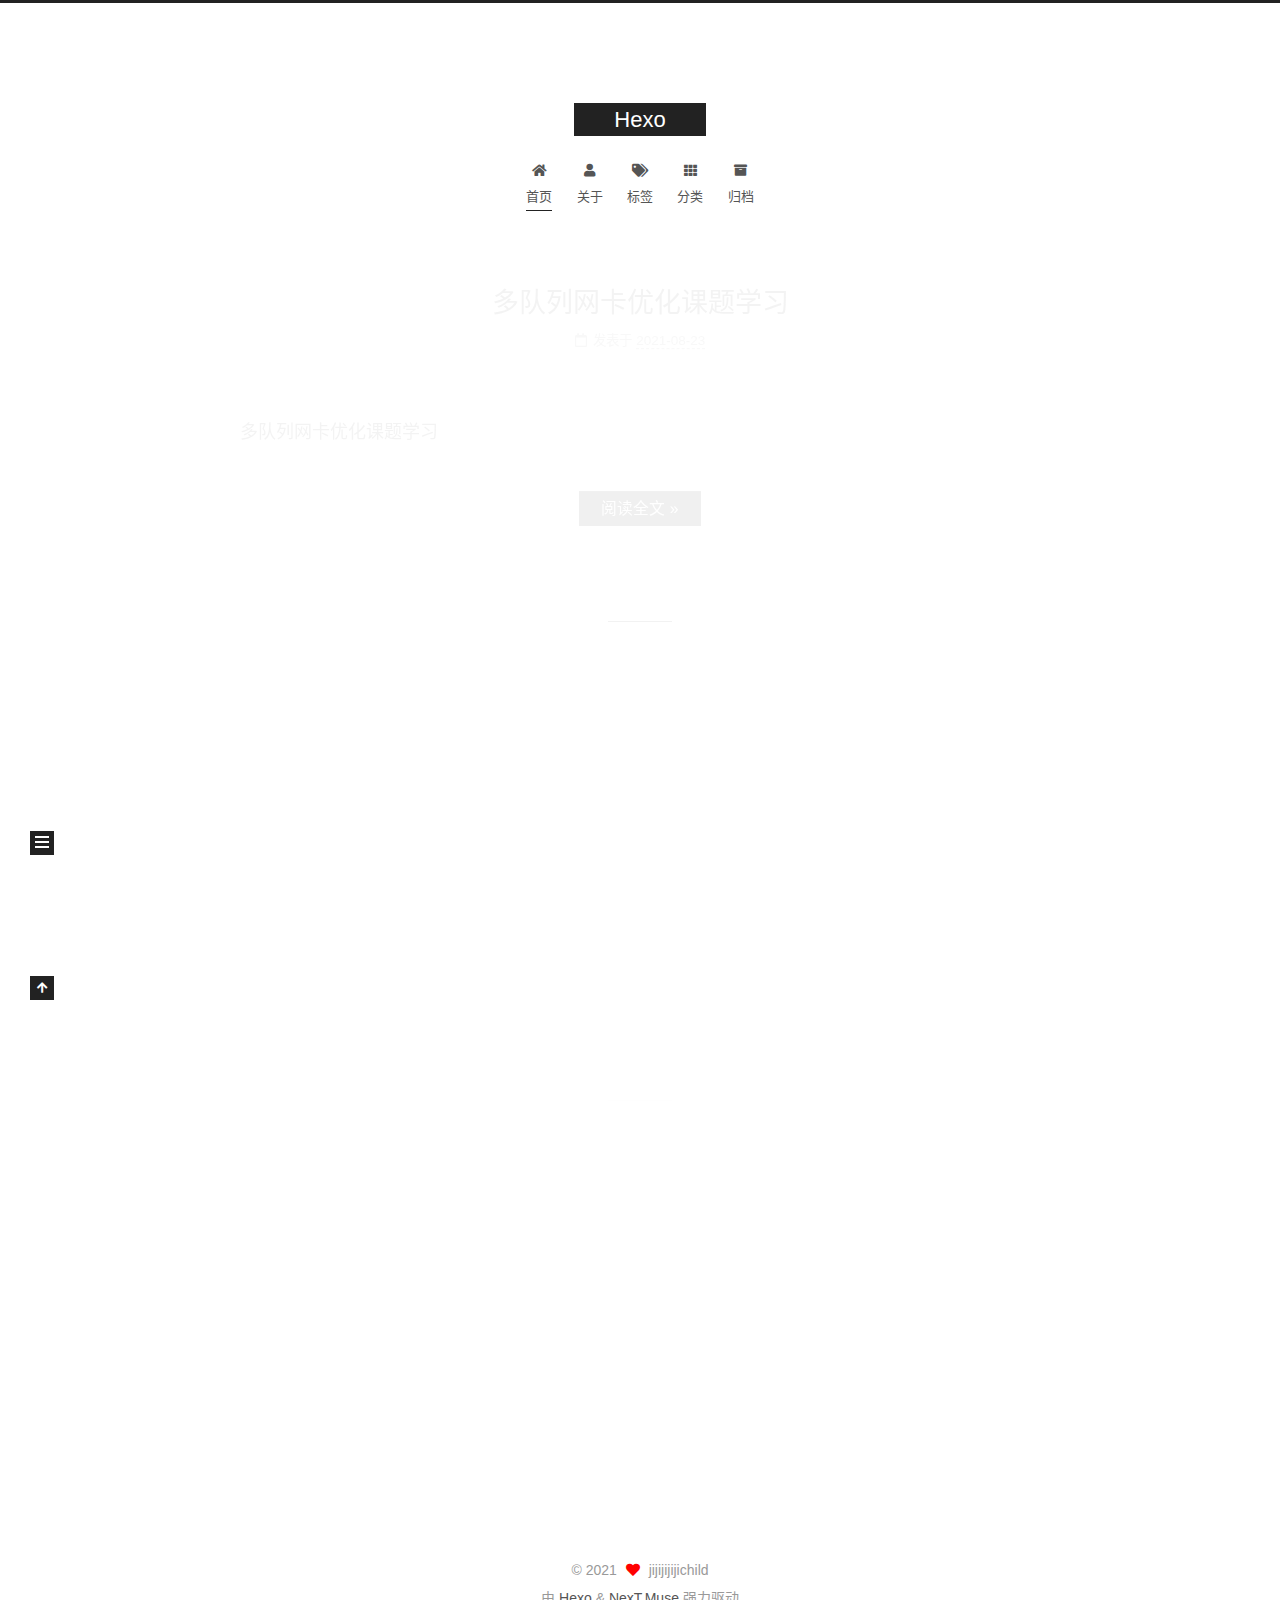
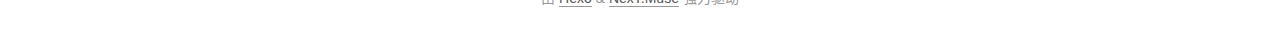
<file: index.html>
<!DOCTYPE html>
<html lang="zh-CN">
<head>
  <meta charset="UTF-8">
<meta name="viewport" content="width=device-width, initial-scale=1, maximum-scale=2">
<meta name="theme-color" content="#222">
<meta name="generator" content="Hexo 5.4.0">
  <link rel="apple-touch-icon" sizes="180x180" href="/images/apple-touch-icon-next.png">
  <link rel="icon" type="image/png" sizes="32x32" href="/images/favicon-32x32-next.png">
  <link rel="icon" type="image/png" sizes="16x16" href="/images/favicon-16x16-next.png">
  <link rel="mask-icon" href="/images/logo.svg" color="#222">

<link rel="stylesheet" href="/css/main.css">


<link rel="stylesheet" href="/lib/font-awesome/css/all.min.css">

<script id="hexo-configurations">
    var NexT = window.NexT || {};
    var CONFIG = {"hostname":"example.com","root":"/","scheme":"Muse","version":"7.8.0","exturl":false,"sidebar":{"position":"left","display":"post","padding":18,"offset":12,"onmobile":false},"copycode":{"enable":false,"show_result":false,"style":null},"back2top":{"enable":true,"sidebar":false,"scrollpercent":false},"bookmark":{"enable":false,"color":"#222","save":"auto"},"fancybox":false,"mediumzoom":false,"lazyload":false,"pangu":false,"comments":{"style":"tabs","active":null,"storage":true,"lazyload":false,"nav":null},"algolia":{"hits":{"per_page":10},"labels":{"input_placeholder":"Search for Posts","hits_empty":"We didn't find any results for the search: ${query}","hits_stats":"${hits} results found in ${time} ms"}},"localsearch":{"enable":false,"trigger":"auto","top_n_per_article":1,"unescape":false,"preload":false},"motion":{"enable":true,"async":false,"transition":{"post_block":"fadeIn","post_header":"slideDownIn","post_body":"slideDownIn","coll_header":"slideLeftIn","sidebar":"slideUpIn"}}};
  </script>

  <meta property="og:type" content="website">
<meta property="og:title" content="Hexo">
<meta property="og:url" content="http://example.com/index.html">
<meta property="og:site_name" content="Hexo">
<meta property="og:locale" content="zh_CN">
<meta property="article:author" content="jijijijijichild">
<meta name="twitter:card" content="summary">

<link rel="canonical" href="http://example.com/">


<script id="page-configurations">
  // https://hexo.io/docs/variables.html
  CONFIG.page = {
    sidebar: "",
    isHome : true,
    isPost : false,
    lang   : 'zh-CN'
  };
</script>

  <title>Hexo</title>
  






  <noscript>
  <style>
  .use-motion .brand,
  .use-motion .menu-item,
  .sidebar-inner,
  .use-motion .post-block,
  .use-motion .pagination,
  .use-motion .comments,
  .use-motion .post-header,
  .use-motion .post-body,
  .use-motion .collection-header { opacity: initial; }

  .use-motion .site-title,
  .use-motion .site-subtitle {
    opacity: initial;
    top: initial;
  }

  .use-motion .logo-line-before i { left: initial; }
  .use-motion .logo-line-after i { right: initial; }
  </style>
</noscript>

</head>

<body itemscope itemtype="http://schema.org/WebPage">
  <div class="container use-motion">
    <div class="headband"></div>

    <header class="header" itemscope itemtype="http://schema.org/WPHeader">
      <div class="header-inner"><div class="site-brand-container">
  <div class="site-nav-toggle">
    <div class="toggle" aria-label="切换导航栏">
      <span class="toggle-line toggle-line-first"></span>
      <span class="toggle-line toggle-line-middle"></span>
      <span class="toggle-line toggle-line-last"></span>
    </div>
  </div>

  <div class="site-meta">

    <a href="/" class="brand" rel="start">
      <span class="logo-line-before"><i></i></span>
      <h1 class="site-title">Hexo</h1>
      <span class="logo-line-after"><i></i></span>
    </a>
  </div>

  <div class="site-nav-right">
    <div class="toggle popup-trigger">
    </div>
  </div>
</div>




<nav class="site-nav">
  <ul id="menu" class="main-menu menu">
        <li class="menu-item menu-item-home">

    <a href="/" rel="section"><i class="fa fa-home fa-fw"></i>首页</a>

  </li>
        <li class="menu-item menu-item-about">

    <a href="/about/" rel="section"><i class="fa fa-user fa-fw"></i>关于</a>

  </li>
        <li class="menu-item menu-item-tags">

    <a href="/tags/" rel="section"><i class="fa fa-tags fa-fw"></i>标签</a>

  </li>
        <li class="menu-item menu-item-categories">

    <a href="/categories/" rel="section"><i class="fa fa-th fa-fw"></i>分类</a>

  </li>
        <li class="menu-item menu-item-archives">

    <a href="/archives/" rel="section"><i class="fa fa-archive fa-fw"></i>归档</a>

  </li>
  </ul>
</nav>




</div>
    </header>

    
  <div class="back-to-top">
    <i class="fa fa-arrow-up"></i>
    <span>0%</span>
  </div>


    <main class="main">
      <div class="main-inner">
        <div class="content-wrap">
          

          <div class="content index posts-expand">
            
      
  
  
  <article itemscope itemtype="http://schema.org/Article" class="post-block" lang="zh-CN">
    <link itemprop="mainEntityOfPage" href="http://example.com/2021/08/23/%E5%A4%9A%E9%98%9F%E5%88%97%E7%BD%91%E5%8D%A1%E4%BC%98%E5%8C%96%E8%AF%BE%E9%A2%98%E5%AD%A6%E4%B9%A0/">

    <span hidden itemprop="author" itemscope itemtype="http://schema.org/Person">
      <meta itemprop="image" content="/images/avatar.gif">
      <meta itemprop="name" content="jijijijijichild">
      <meta itemprop="description" content="">
    </span>

    <span hidden itemprop="publisher" itemscope itemtype="http://schema.org/Organization">
      <meta itemprop="name" content="Hexo">
    </span>
      <header class="post-header">
        <h2 class="post-title" itemprop="name headline">
          
            <a href="/2021/08/23/%E5%A4%9A%E9%98%9F%E5%88%97%E7%BD%91%E5%8D%A1%E4%BC%98%E5%8C%96%E8%AF%BE%E9%A2%98%E5%AD%A6%E4%B9%A0/" class="post-title-link" itemprop="url">多队列网卡优化课题学习</a>
        </h2>

        <div class="post-meta">
            <span class="post-meta-item">
              <span class="post-meta-item-icon">
                <i class="far fa-calendar"></i>
              </span>
              <span class="post-meta-item-text">发表于</span>
              

              <time title="创建时间：2021-08-23 20:06:38 / 修改时间：20:11:17" itemprop="dateCreated datePublished" datetime="2021-08-23T20:06:38+08:00">2021-08-23</time>
            </span>

          

        </div>
      </header>

    
    
    
    <div class="post-body" itemprop="articleBody">

      
          多队列网卡优化课题学习
          <!--noindex-->
            <div class="post-button">
              <a class="btn" href="/2021/08/23/%E5%A4%9A%E9%98%9F%E5%88%97%E7%BD%91%E5%8D%A1%E4%BC%98%E5%8C%96%E8%AF%BE%E9%A2%98%E5%AD%A6%E4%B9%A0/#more" rel="contents">
                阅读全文 &raquo;
              </a>
            </div>
          <!--/noindex-->
        
      
    </div>

    
    
    
      <footer class="post-footer">
        <div class="post-eof"></div>
      </footer>
  </article>
  
  
  

      
  
  
  <article itemscope itemtype="http://schema.org/Article" class="post-block" lang="zh-CN">
    <link itemprop="mainEntityOfPage" href="http://example.com/2021/08/22/%E4%BD%BF%E7%94%A8GitHub%E6%90%AD%E5%BB%BA%E4%B8%AA%E4%BA%BA%E5%8D%9A%E5%AE%A2-Hexo-NexT/">

    <span hidden itemprop="author" itemscope itemtype="http://schema.org/Person">
      <meta itemprop="image" content="/images/avatar.gif">
      <meta itemprop="name" content="jijijijijichild">
      <meta itemprop="description" content="">
    </span>

    <span hidden itemprop="publisher" itemscope itemtype="http://schema.org/Organization">
      <meta itemprop="name" content="Hexo">
    </span>
      <header class="post-header">
        <h2 class="post-title" itemprop="name headline">
          
            <a href="/2021/08/22/%E4%BD%BF%E7%94%A8GitHub%E6%90%AD%E5%BB%BA%E4%B8%AA%E4%BA%BA%E5%8D%9A%E5%AE%A2-Hexo-NexT/" class="post-title-link" itemprop="url">使用GitHub搭建个人博客(Hexo+NexT)</a>
        </h2>

        <div class="post-meta">
            <span class="post-meta-item">
              <span class="post-meta-item-icon">
                <i class="far fa-calendar"></i>
              </span>
              <span class="post-meta-item-text">发表于</span>

              <time title="创建时间：2021-08-22 14:23:58" itemprop="dateCreated datePublished" datetime="2021-08-22T14:23:58+08:00">2021-08-22</time>
            </span>
              <span class="post-meta-item">
                <span class="post-meta-item-icon">
                  <i class="far fa-calendar-check"></i>
                </span>
                <span class="post-meta-item-text">更新于</span>
                <time title="修改时间：2021-08-23 20:02:02" itemprop="dateModified" datetime="2021-08-23T20:02:02+08:00">2021-08-23</time>
              </span>

          

        </div>
      </header>

    
    
    
    <div class="post-body" itemprop="articleBody">

      
          <h3 id="什么是-Hexo？"><a href="#什么是-Hexo？" class="headerlink" title="什么是 Hexo？"></a>什么是 Hexo？</h3><p>Hexo 是一个快速、简洁且高效的博客框架。Hexo 使用 <a target="_blank" rel="noopener" href="http://daringfireball.net/projects/markdown/">Markdown</a>（或其他渲染引擎）解析文章，在几秒内，即可利用靓丽的主题生成静态网页。</p>
          <!--noindex-->
            <div class="post-button">
              <a class="btn" href="/2021/08/22/%E4%BD%BF%E7%94%A8GitHub%E6%90%AD%E5%BB%BA%E4%B8%AA%E4%BA%BA%E5%8D%9A%E5%AE%A2-Hexo-NexT/#more" rel="contents">
                阅读全文 &raquo;
              </a>
            </div>
          <!--/noindex-->
        
      
    </div>

    
    
    
      <footer class="post-footer">
        <div class="post-eof"></div>
      </footer>
  </article>
  
  
  

      
  
  
  <article itemscope itemtype="http://schema.org/Article" class="post-block" lang="zh-CN">
    <link itemprop="mainEntityOfPage" href="http://example.com/2021/08/22/hello-world/">

    <span hidden itemprop="author" itemscope itemtype="http://schema.org/Person">
      <meta itemprop="image" content="/images/avatar.gif">
      <meta itemprop="name" content="jijijijijichild">
      <meta itemprop="description" content="">
    </span>

    <span hidden itemprop="publisher" itemscope itemtype="http://schema.org/Organization">
      <meta itemprop="name" content="Hexo">
    </span>
      <header class="post-header">
        <h2 class="post-title" itemprop="name headline">
          
            <a href="/2021/08/22/hello-world/" class="post-title-link" itemprop="url">Hello World</a>
        </h2>

        <div class="post-meta">
            <span class="post-meta-item">
              <span class="post-meta-item-icon">
                <i class="far fa-calendar"></i>
              </span>
              <span class="post-meta-item-text">发表于</span>
              

              <time title="创建时间：2021-08-22 13:12:52 / 修改时间：23:31:12" itemprop="dateCreated datePublished" datetime="2021-08-22T13:12:52+08:00">2021-08-22</time>
            </span>
            <span class="post-meta-item">
              <span class="post-meta-item-icon">
                <i class="far fa-folder"></i>
              </span>
              <span class="post-meta-item-text">分类于</span>
                <span itemprop="about" itemscope itemtype="http://schema.org/Thing">
                  <a href="/categories/%E6%95%99%E7%A8%8B/" itemprop="url" rel="index"><span itemprop="name">教程</span></a>
                </span>
            </span>

          

        </div>
      </header>

    
    
    
    <div class="post-body" itemprop="articleBody">

      
          <p>Welcome to <a target="_blank" rel="noopener" href="https://hexo.io/">Hexo</a>! This is your very first post. Check <a target="_blank" rel="noopener" href="https://hexo.io/docs/">documentation</a> for more info. If you get any problems when using Hexo, you can find the answer in <a target="_blank" rel="noopener" href="https://hexo.io/docs/troubleshooting.html">troubleshooting</a> or you can ask me on <a target="_blank" rel="noopener" href="https://github.com/hexojs/hexo/issues">GitHub</a>.</p>
          <!--noindex-->
            <div class="post-button">
              <a class="btn" href="/2021/08/22/hello-world/#more" rel="contents">
                阅读全文 &raquo;
              </a>
            </div>
          <!--/noindex-->
        
      
    </div>

    
    
    
      <footer class="post-footer">
        <div class="post-eof"></div>
      </footer>
  </article>
  
  
  


  



          </div>
          

<script>
  window.addEventListener('tabs:register', () => {
    let { activeClass } = CONFIG.comments;
    if (CONFIG.comments.storage) {
      activeClass = localStorage.getItem('comments_active') || activeClass;
    }
    if (activeClass) {
      let activeTab = document.querySelector(`a[href="#comment-${activeClass}"]`);
      if (activeTab) {
        activeTab.click();
      }
    }
  });
  if (CONFIG.comments.storage) {
    window.addEventListener('tabs:click', event => {
      if (!event.target.matches('.tabs-comment .tab-content .tab-pane')) return;
      let commentClass = event.target.classList[1];
      localStorage.setItem('comments_active', commentClass);
    });
  }
</script>

        </div>
          
  
  <div class="toggle sidebar-toggle">
    <span class="toggle-line toggle-line-first"></span>
    <span class="toggle-line toggle-line-middle"></span>
    <span class="toggle-line toggle-line-last"></span>
  </div>

  <aside class="sidebar">
    <div class="sidebar-inner">

      <ul class="sidebar-nav motion-element">
        <li class="sidebar-nav-toc">
          文章目录
        </li>
        <li class="sidebar-nav-overview">
          站点概览
        </li>
      </ul>

      <!--noindex-->
      <div class="post-toc-wrap sidebar-panel">
      </div>
      <!--/noindex-->

      <div class="site-overview-wrap sidebar-panel">
        <div class="site-author motion-element" itemprop="author" itemscope itemtype="http://schema.org/Person">
  <p class="site-author-name" itemprop="name">jijijijijichild</p>
  <div class="site-description" itemprop="description"></div>
</div>
<div class="site-state-wrap motion-element">
  <nav class="site-state">
      <div class="site-state-item site-state-posts">
          <a href="/archives/">
        
          <span class="site-state-item-count">3</span>
          <span class="site-state-item-name">日志</span>
        </a>
      </div>
      <div class="site-state-item site-state-categories">
            <a href="/categories/">
          
        <span class="site-state-item-count">1</span>
        <span class="site-state-item-name">分类</span></a>
      </div>
  </nav>
</div>



      </div>

    </div>
  </aside>
  <div id="sidebar-dimmer"></div>


      </div>
    </main>

    <footer class="footer">
      <div class="footer-inner">
        

        

<div class="copyright">
  
  &copy; 
  <span itemprop="copyrightYear">2021</span>
  <span class="with-love">
    <i class="fa fa-heart"></i>
  </span>
  <span class="author" itemprop="copyrightHolder">jijijijijichild</span>
</div>
  <div class="powered-by">由 <a href="https://hexo.io/" class="theme-link" rel="noopener" target="_blank">Hexo</a> & <a href="https://muse.theme-next.org/" class="theme-link" rel="noopener" target="_blank">NexT.Muse</a> 强力驱动
  </div>

        








      </div>
    </footer>
  </div>

  
  <script src="/lib/anime.min.js"></script>
  <script src="/lib/velocity/velocity.min.js"></script>
  <script src="/lib/velocity/velocity.ui.min.js"></script>

<script src="/js/utils.js"></script>

<script src="/js/motion.js"></script>


<script src="/js/schemes/muse.js"></script>


<script src="/js/next-boot.js"></script>




  















  

  

</body>
</html>
</file>
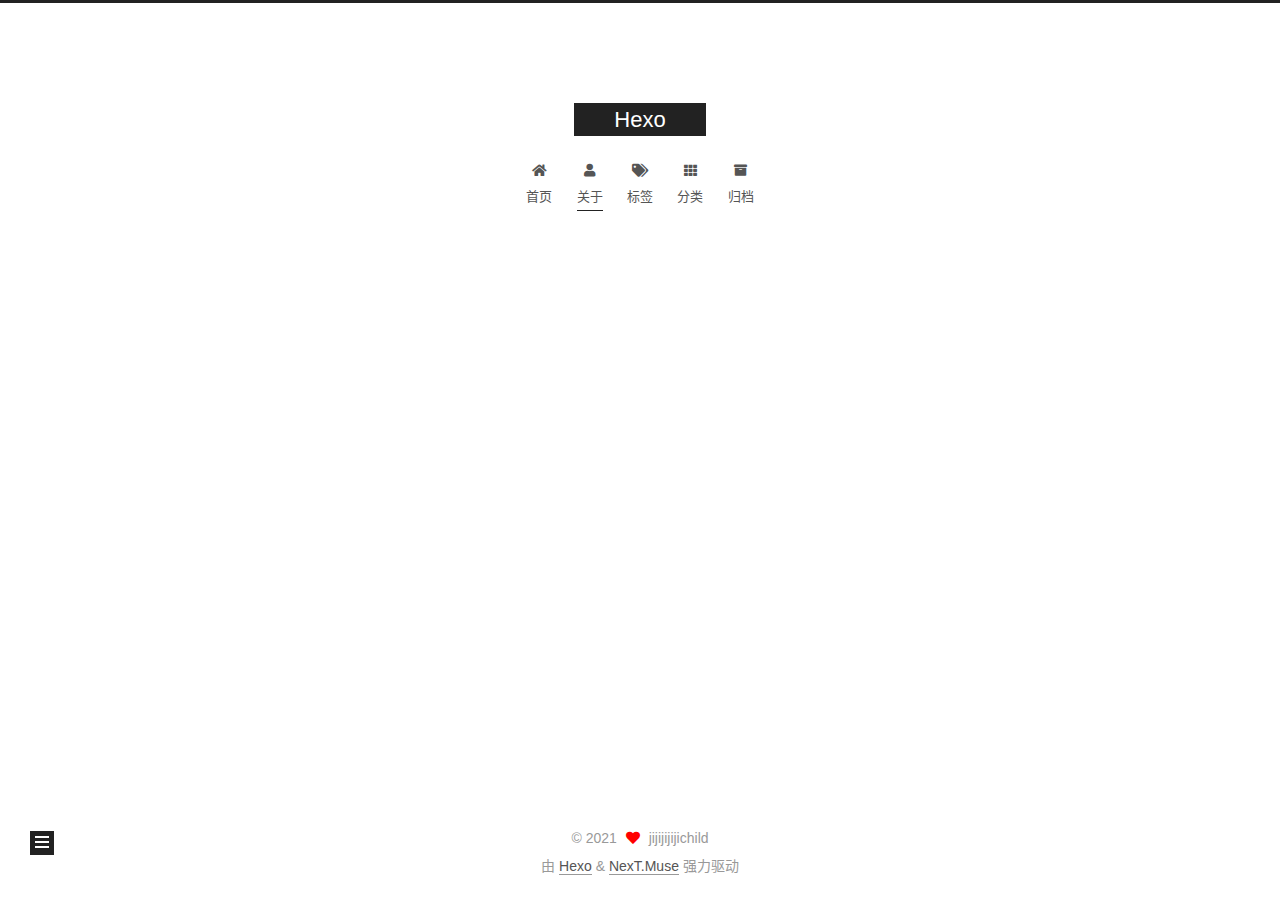
<file: about/index.html>
<!DOCTYPE html>
<html lang="zh-CN">
<head>
  <meta charset="UTF-8">
<meta name="viewport" content="width=device-width, initial-scale=1, maximum-scale=2">
<meta name="theme-color" content="#222">
<meta name="generator" content="Hexo 5.4.0">
  <link rel="apple-touch-icon" sizes="180x180" href="/images/apple-touch-icon-next.png">
  <link rel="icon" type="image/png" sizes="32x32" href="/images/favicon-32x32-next.png">
  <link rel="icon" type="image/png" sizes="16x16" href="/images/favicon-16x16-next.png">
  <link rel="mask-icon" href="/images/logo.svg" color="#222">

<link rel="stylesheet" href="/css/main.css">


<link rel="stylesheet" href="/lib/font-awesome/css/all.min.css">

<script id="hexo-configurations">
    var NexT = window.NexT || {};
    var CONFIG = {"hostname":"example.com","root":"/","scheme":"Muse","version":"7.8.0","exturl":false,"sidebar":{"position":"left","display":"post","padding":18,"offset":12,"onmobile":false},"copycode":{"enable":false,"show_result":false,"style":null},"back2top":{"enable":true,"sidebar":false,"scrollpercent":false},"bookmark":{"enable":false,"color":"#222","save":"auto"},"fancybox":false,"mediumzoom":false,"lazyload":false,"pangu":false,"comments":{"style":"tabs","active":null,"storage":true,"lazyload":false,"nav":null},"algolia":{"hits":{"per_page":10},"labels":{"input_placeholder":"Search for Posts","hits_empty":"We didn't find any results for the search: ${query}","hits_stats":"${hits} results found in ${time} ms"}},"localsearch":{"enable":false,"trigger":"auto","top_n_per_article":1,"unescape":false,"preload":false},"motion":{"enable":true,"async":false,"transition":{"post_block":"fadeIn","post_header":"slideDownIn","post_body":"slideDownIn","coll_header":"slideLeftIn","sidebar":"slideUpIn"}}};
  </script>

  <meta property="og:type" content="website">
<meta property="og:title" content="Hexo">
<meta property="og:url" content="http://example.com/about/index.html">
<meta property="og:site_name" content="Hexo">
<meta property="og:locale" content="zh_CN">
<meta property="article:published_time" content="2021-08-22T15:40:40.729Z">
<meta property="article:modified_time" content="2021-08-22T15:40:40.729Z">
<meta property="article:author" content="jijijijijichild">
<meta name="twitter:card" content="summary">

<link rel="canonical" href="http://example.com/about/">


<script id="page-configurations">
  // https://hexo.io/docs/variables.html
  CONFIG.page = {
    sidebar: "",
    isHome : false,
    isPost : false,
    lang   : 'zh-CN'
  };
</script>

  <title> | Hexo
</title>
  






  <noscript>
  <style>
  .use-motion .brand,
  .use-motion .menu-item,
  .sidebar-inner,
  .use-motion .post-block,
  .use-motion .pagination,
  .use-motion .comments,
  .use-motion .post-header,
  .use-motion .post-body,
  .use-motion .collection-header { opacity: initial; }

  .use-motion .site-title,
  .use-motion .site-subtitle {
    opacity: initial;
    top: initial;
  }

  .use-motion .logo-line-before i { left: initial; }
  .use-motion .logo-line-after i { right: initial; }
  </style>
</noscript>

</head>

<body itemscope itemtype="http://schema.org/WebPage">
  <div class="container use-motion">
    <div class="headband"></div>

    <header class="header" itemscope itemtype="http://schema.org/WPHeader">
      <div class="header-inner"><div class="site-brand-container">
  <div class="site-nav-toggle">
    <div class="toggle" aria-label="切换导航栏">
      <span class="toggle-line toggle-line-first"></span>
      <span class="toggle-line toggle-line-middle"></span>
      <span class="toggle-line toggle-line-last"></span>
    </div>
  </div>

  <div class="site-meta">

    <a href="/" class="brand" rel="start">
      <span class="logo-line-before"><i></i></span>
      <h1 class="site-title">Hexo</h1>
      <span class="logo-line-after"><i></i></span>
    </a>
  </div>

  <div class="site-nav-right">
    <div class="toggle popup-trigger">
    </div>
  </div>
</div>




<nav class="site-nav">
  <ul id="menu" class="main-menu menu">
        <li class="menu-item menu-item-home">

    <a href="/" rel="section"><i class="fa fa-home fa-fw"></i>首页</a>

  </li>
        <li class="menu-item menu-item-about">

    <a href="/about/" rel="section"><i class="fa fa-user fa-fw"></i>关于</a>

  </li>
        <li class="menu-item menu-item-tags">

    <a href="/tags/" rel="section"><i class="fa fa-tags fa-fw"></i>标签</a>

  </li>
        <li class="menu-item menu-item-categories">

    <a href="/categories/" rel="section"><i class="fa fa-th fa-fw"></i>分类</a>

  </li>
        <li class="menu-item menu-item-archives">

    <a href="/archives/" rel="section"><i class="fa fa-archive fa-fw"></i>归档</a>

  </li>
  </ul>
</nav>




</div>
    </header>

    
  <div class="back-to-top">
    <i class="fa fa-arrow-up"></i>
    <span>0%</span>
  </div>


    <main class="main">
      <div class="main-inner">
        <div class="content-wrap">
          
  
  

          <div class="content page posts-expand">
            

    
    
    
    <div class="post-block" lang="zh-CN">
      <header class="post-header">

<h1 class="post-title" itemprop="name headline">
</h1>

<div class="post-meta">
  

</div>

</header>

      
      
      
      <div class="post-body">
          
      </div>
      
      
      
    </div>
    

    
    
    


          </div>
          

<script>
  window.addEventListener('tabs:register', () => {
    let { activeClass } = CONFIG.comments;
    if (CONFIG.comments.storage) {
      activeClass = localStorage.getItem('comments_active') || activeClass;
    }
    if (activeClass) {
      let activeTab = document.querySelector(`a[href="#comment-${activeClass}"]`);
      if (activeTab) {
        activeTab.click();
      }
    }
  });
  if (CONFIG.comments.storage) {
    window.addEventListener('tabs:click', event => {
      if (!event.target.matches('.tabs-comment .tab-content .tab-pane')) return;
      let commentClass = event.target.classList[1];
      localStorage.setItem('comments_active', commentClass);
    });
  }
</script>

        </div>
          
  
  <div class="toggle sidebar-toggle">
    <span class="toggle-line toggle-line-first"></span>
    <span class="toggle-line toggle-line-middle"></span>
    <span class="toggle-line toggle-line-last"></span>
  </div>

  <aside class="sidebar">
    <div class="sidebar-inner">

      <ul class="sidebar-nav motion-element">
        <li class="sidebar-nav-toc">
          文章目录
        </li>
        <li class="sidebar-nav-overview">
          站点概览
        </li>
      </ul>

      <!--noindex-->
      <div class="post-toc-wrap sidebar-panel">
      </div>
      <!--/noindex-->

      <div class="site-overview-wrap sidebar-panel">
        <div class="site-author motion-element" itemprop="author" itemscope itemtype="http://schema.org/Person">
  <p class="site-author-name" itemprop="name">jijijijijichild</p>
  <div class="site-description" itemprop="description"></div>
</div>
<div class="site-state-wrap motion-element">
  <nav class="site-state">
      <div class="site-state-item site-state-posts">
          <a href="/archives/">
        
          <span class="site-state-item-count">3</span>
          <span class="site-state-item-name">日志</span>
        </a>
      </div>
      <div class="site-state-item site-state-categories">
            <a href="/categories/">
          
        <span class="site-state-item-count">1</span>
        <span class="site-state-item-name">分类</span></a>
      </div>
  </nav>
</div>



      </div>

    </div>
  </aside>
  <div id="sidebar-dimmer"></div>


      </div>
    </main>

    <footer class="footer">
      <div class="footer-inner">
        

        

<div class="copyright">
  
  &copy; 
  <span itemprop="copyrightYear">2021</span>
  <span class="with-love">
    <i class="fa fa-heart"></i>
  </span>
  <span class="author" itemprop="copyrightHolder">jijijijijichild</span>
</div>
  <div class="powered-by">由 <a href="https://hexo.io/" class="theme-link" rel="noopener" target="_blank">Hexo</a> & <a href="https://muse.theme-next.org/" class="theme-link" rel="noopener" target="_blank">NexT.Muse</a> 强力驱动
  </div>

        








      </div>
    </footer>
  </div>

  
  <script src="/lib/anime.min.js"></script>
  <script src="/lib/velocity/velocity.min.js"></script>
  <script src="/lib/velocity/velocity.ui.min.js"></script>

<script src="/js/utils.js"></script>

<script src="/js/motion.js"></script>


<script src="/js/schemes/muse.js"></script>


<script src="/js/next-boot.js"></script>




  















  

  

</body>
</html>
</file>
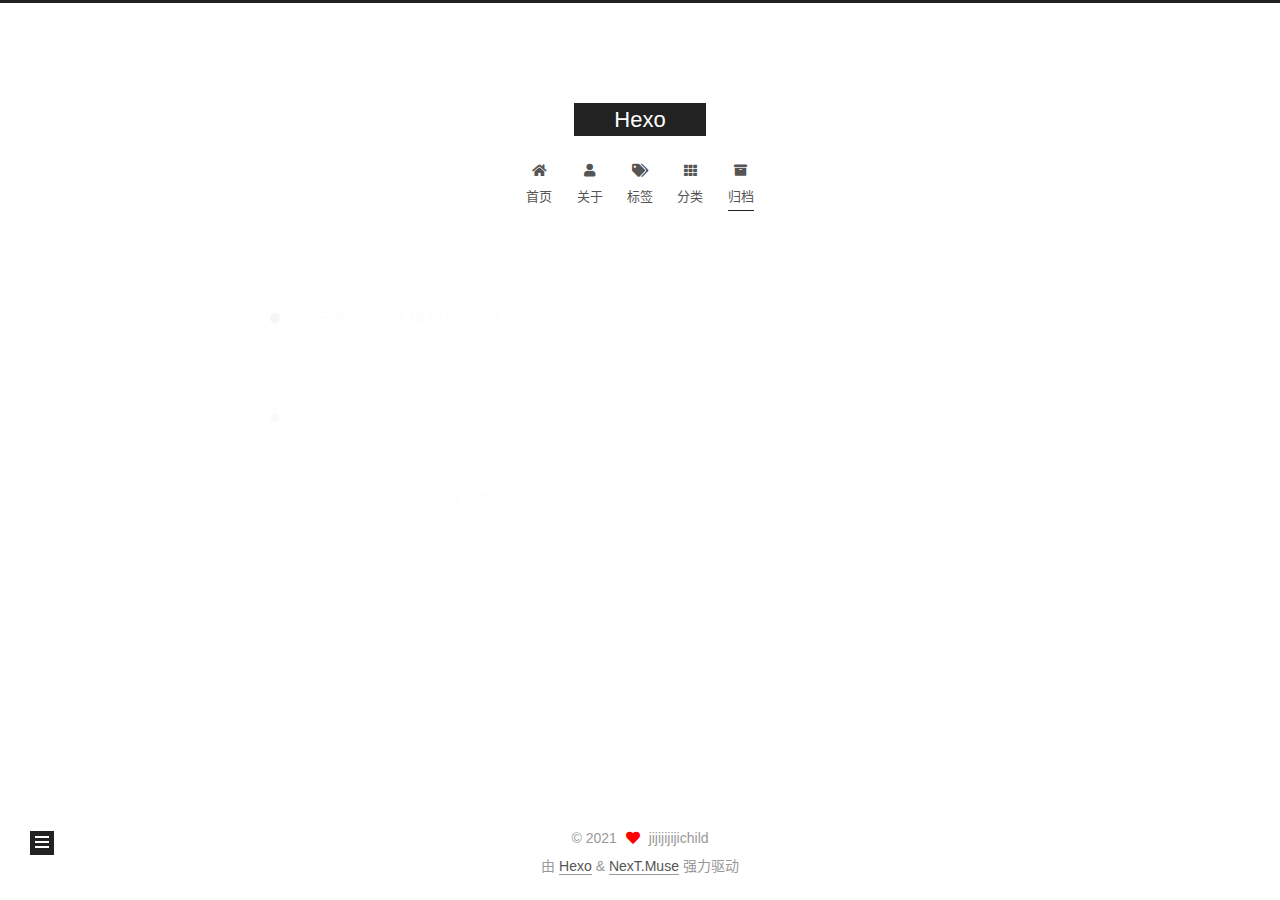
<file: archives/index.html>
<!DOCTYPE html>
<html lang="zh-CN">
<head>
  <meta charset="UTF-8">
<meta name="viewport" content="width=device-width, initial-scale=1, maximum-scale=2">
<meta name="theme-color" content="#222">
<meta name="generator" content="Hexo 5.4.0">
  <link rel="apple-touch-icon" sizes="180x180" href="/images/apple-touch-icon-next.png">
  <link rel="icon" type="image/png" sizes="32x32" href="/images/favicon-32x32-next.png">
  <link rel="icon" type="image/png" sizes="16x16" href="/images/favicon-16x16-next.png">
  <link rel="mask-icon" href="/images/logo.svg" color="#222">

<link rel="stylesheet" href="/css/main.css">


<link rel="stylesheet" href="/lib/font-awesome/css/all.min.css">

<script id="hexo-configurations">
    var NexT = window.NexT || {};
    var CONFIG = {"hostname":"example.com","root":"/","scheme":"Muse","version":"7.8.0","exturl":false,"sidebar":{"position":"left","display":"post","padding":18,"offset":12,"onmobile":false},"copycode":{"enable":false,"show_result":false,"style":null},"back2top":{"enable":true,"sidebar":false,"scrollpercent":false},"bookmark":{"enable":false,"color":"#222","save":"auto"},"fancybox":false,"mediumzoom":false,"lazyload":false,"pangu":false,"comments":{"style":"tabs","active":null,"storage":true,"lazyload":false,"nav":null},"algolia":{"hits":{"per_page":10},"labels":{"input_placeholder":"Search for Posts","hits_empty":"We didn't find any results for the search: ${query}","hits_stats":"${hits} results found in ${time} ms"}},"localsearch":{"enable":false,"trigger":"auto","top_n_per_article":1,"unescape":false,"preload":false},"motion":{"enable":true,"async":false,"transition":{"post_block":"fadeIn","post_header":"slideDownIn","post_body":"slideDownIn","coll_header":"slideLeftIn","sidebar":"slideUpIn"}}};
  </script>

  <meta property="og:type" content="website">
<meta property="og:title" content="Hexo">
<meta property="og:url" content="http://example.com/archives/index.html">
<meta property="og:site_name" content="Hexo">
<meta property="og:locale" content="zh_CN">
<meta property="article:author" content="jijijijijichild">
<meta name="twitter:card" content="summary">

<link rel="canonical" href="http://example.com/archives/">


<script id="page-configurations">
  // https://hexo.io/docs/variables.html
  CONFIG.page = {
    sidebar: "",
    isHome : false,
    isPost : false,
    lang   : 'zh-CN'
  };
</script>

  <title>归档 | Hexo</title>
  






  <noscript>
  <style>
  .use-motion .brand,
  .use-motion .menu-item,
  .sidebar-inner,
  .use-motion .post-block,
  .use-motion .pagination,
  .use-motion .comments,
  .use-motion .post-header,
  .use-motion .post-body,
  .use-motion .collection-header { opacity: initial; }

  .use-motion .site-title,
  .use-motion .site-subtitle {
    opacity: initial;
    top: initial;
  }

  .use-motion .logo-line-before i { left: initial; }
  .use-motion .logo-line-after i { right: initial; }
  </style>
</noscript>

</head>

<body itemscope itemtype="http://schema.org/WebPage">
  <div class="container use-motion">
    <div class="headband"></div>

    <header class="header" itemscope itemtype="http://schema.org/WPHeader">
      <div class="header-inner"><div class="site-brand-container">
  <div class="site-nav-toggle">
    <div class="toggle" aria-label="切换导航栏">
      <span class="toggle-line toggle-line-first"></span>
      <span class="toggle-line toggle-line-middle"></span>
      <span class="toggle-line toggle-line-last"></span>
    </div>
  </div>

  <div class="site-meta">

    <a href="/" class="brand" rel="start">
      <span class="logo-line-before"><i></i></span>
      <h1 class="site-title">Hexo</h1>
      <span class="logo-line-after"><i></i></span>
    </a>
  </div>

  <div class="site-nav-right">
    <div class="toggle popup-trigger">
    </div>
  </div>
</div>




<nav class="site-nav">
  <ul id="menu" class="main-menu menu">
        <li class="menu-item menu-item-home">

    <a href="/" rel="section"><i class="fa fa-home fa-fw"></i>首页</a>

  </li>
        <li class="menu-item menu-item-about">

    <a href="/about/" rel="section"><i class="fa fa-user fa-fw"></i>关于</a>

  </li>
        <li class="menu-item menu-item-tags">

    <a href="/tags/" rel="section"><i class="fa fa-tags fa-fw"></i>标签</a>

  </li>
        <li class="menu-item menu-item-categories">

    <a href="/categories/" rel="section"><i class="fa fa-th fa-fw"></i>分类</a>

  </li>
        <li class="menu-item menu-item-archives">

    <a href="/archives/" rel="section"><i class="fa fa-archive fa-fw"></i>归档</a>

  </li>
  </ul>
</nav>




</div>
    </header>

    
  <div class="back-to-top">
    <i class="fa fa-arrow-up"></i>
    <span>0%</span>
  </div>


    <main class="main">
      <div class="main-inner">
        <div class="content-wrap">
          

          <div class="content archive">
            

  
  
  
  <div class="post-block">
    <div class="posts-collapse">
      <div class="collection-title">
        <span class="collection-header">嗯..! 目前共计 3 篇日志。 继续努力。</span>
      </div>

      
    <div class="collection-year">
      <span class="collection-header">2021</span>
    </div>

  <article itemscope itemtype="http://schema.org/Article">
    <header class="post-header">

      <div class="post-meta">
        <time itemprop="dateCreated"
              datetime="2021-08-23T20:06:38+08:00"
              content="2021-08-23">
          08-23
        </time>
      </div>

      <div class="post-title">
          <a class="post-title-link" href="/2021/08/23/%E5%A4%9A%E9%98%9F%E5%88%97%E7%BD%91%E5%8D%A1%E4%BC%98%E5%8C%96%E8%AF%BE%E9%A2%98%E5%AD%A6%E4%B9%A0/" itemprop="url">
            <span itemprop="name">多队列网卡优化课题学习</span>
          </a>
      </div>

    </header>
  </article>

  <article itemscope itemtype="http://schema.org/Article">
    <header class="post-header">

      <div class="post-meta">
        <time itemprop="dateCreated"
              datetime="2021-08-22T14:23:58+08:00"
              content="2021-08-22">
          08-22
        </time>
      </div>

      <div class="post-title">
          <a class="post-title-link" href="/2021/08/22/%E4%BD%BF%E7%94%A8GitHub%E6%90%AD%E5%BB%BA%E4%B8%AA%E4%BA%BA%E5%8D%9A%E5%AE%A2-Hexo-NexT/" itemprop="url">
            <span itemprop="name">使用GitHub搭建个人博客(Hexo+NexT)</span>
          </a>
      </div>

    </header>
  </article>

  <article itemscope itemtype="http://schema.org/Article">
    <header class="post-header">

      <div class="post-meta">
        <time itemprop="dateCreated"
              datetime="2021-08-22T13:12:52+08:00"
              content="2021-08-22">
          08-22
        </time>
      </div>

      <div class="post-title">
          <a class="post-title-link" href="/2021/08/22/hello-world/" itemprop="url">
            <span itemprop="name">Hello World</span>
          </a>
      </div>

    </header>
  </article>


    </div>
  </div>
  
  
  

  



          </div>
          

<script>
  window.addEventListener('tabs:register', () => {
    let { activeClass } = CONFIG.comments;
    if (CONFIG.comments.storage) {
      activeClass = localStorage.getItem('comments_active') || activeClass;
    }
    if (activeClass) {
      let activeTab = document.querySelector(`a[href="#comment-${activeClass}"]`);
      if (activeTab) {
        activeTab.click();
      }
    }
  });
  if (CONFIG.comments.storage) {
    window.addEventListener('tabs:click', event => {
      if (!event.target.matches('.tabs-comment .tab-content .tab-pane')) return;
      let commentClass = event.target.classList[1];
      localStorage.setItem('comments_active', commentClass);
    });
  }
</script>

        </div>
          
  
  <div class="toggle sidebar-toggle">
    <span class="toggle-line toggle-line-first"></span>
    <span class="toggle-line toggle-line-middle"></span>
    <span class="toggle-line toggle-line-last"></span>
  </div>

  <aside class="sidebar">
    <div class="sidebar-inner">

      <ul class="sidebar-nav motion-element">
        <li class="sidebar-nav-toc">
          文章目录
        </li>
        <li class="sidebar-nav-overview">
          站点概览
        </li>
      </ul>

      <!--noindex-->
      <div class="post-toc-wrap sidebar-panel">
      </div>
      <!--/noindex-->

      <div class="site-overview-wrap sidebar-panel">
        <div class="site-author motion-element" itemprop="author" itemscope itemtype="http://schema.org/Person">
  <p class="site-author-name" itemprop="name">jijijijijichild</p>
  <div class="site-description" itemprop="description"></div>
</div>
<div class="site-state-wrap motion-element">
  <nav class="site-state">
      <div class="site-state-item site-state-posts">
          <a href="/archives/">
        
          <span class="site-state-item-count">3</span>
          <span class="site-state-item-name">日志</span>
        </a>
      </div>
      <div class="site-state-item site-state-categories">
            <a href="/categories/">
          
        <span class="site-state-item-count">1</span>
        <span class="site-state-item-name">分类</span></a>
      </div>
  </nav>
</div>



      </div>

    </div>
  </aside>
  <div id="sidebar-dimmer"></div>


      </div>
    </main>

    <footer class="footer">
      <div class="footer-inner">
        

        

<div class="copyright">
  
  &copy; 
  <span itemprop="copyrightYear">2021</span>
  <span class="with-love">
    <i class="fa fa-heart"></i>
  </span>
  <span class="author" itemprop="copyrightHolder">jijijijijichild</span>
</div>
  <div class="powered-by">由 <a href="https://hexo.io/" class="theme-link" rel="noopener" target="_blank">Hexo</a> & <a href="https://muse.theme-next.org/" class="theme-link" rel="noopener" target="_blank">NexT.Muse</a> 强力驱动
  </div>

        








      </div>
    </footer>
  </div>

  
  <script src="/lib/anime.min.js"></script>
  <script src="/lib/velocity/velocity.min.js"></script>
  <script src="/lib/velocity/velocity.ui.min.js"></script>

<script src="/js/utils.js"></script>

<script src="/js/motion.js"></script>


<script src="/js/schemes/muse.js"></script>


<script src="/js/next-boot.js"></script>




  















  

  

</body>
</html>
</file>
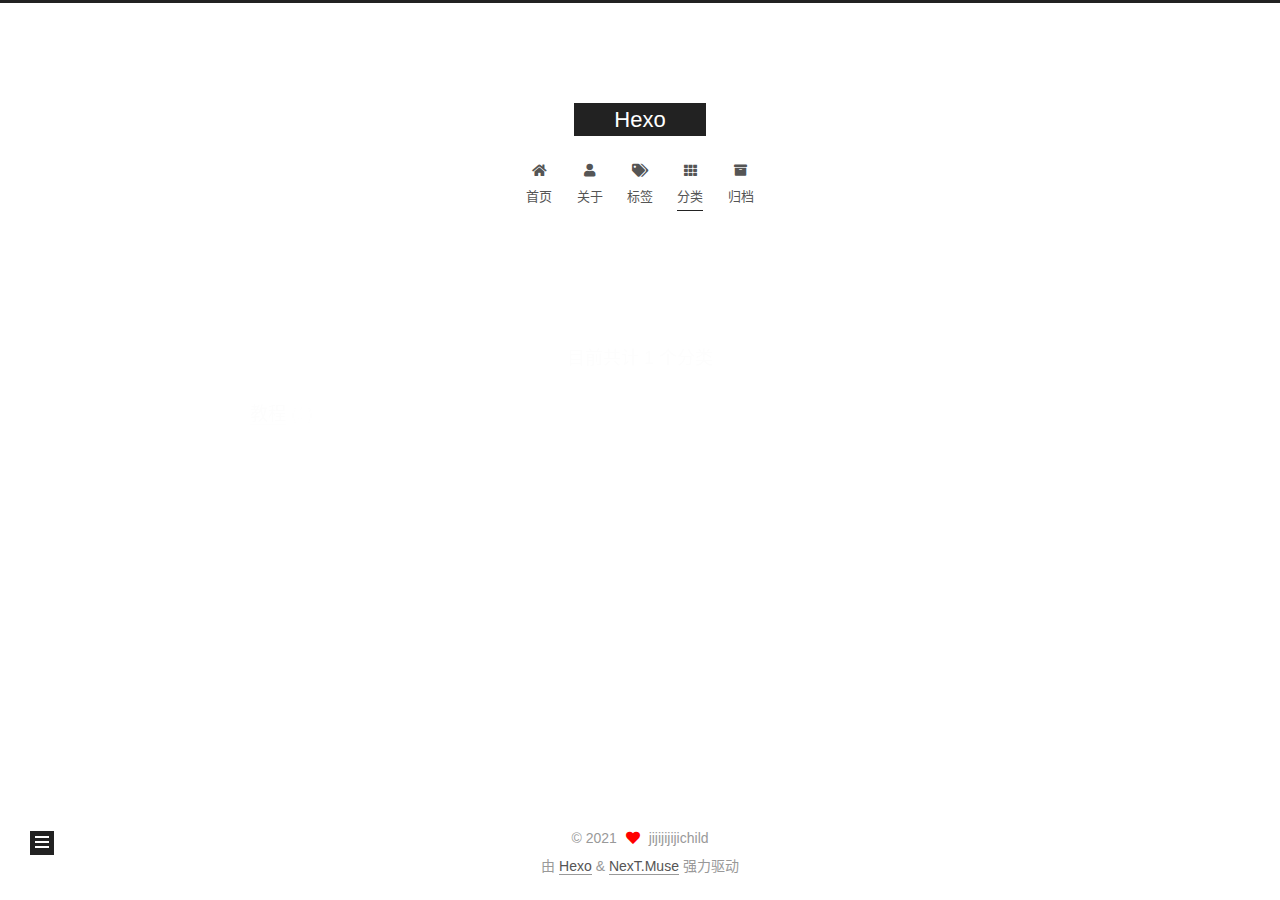
<file: categories/index.html>
<!DOCTYPE html>
<html lang="zh-CN">
<head>
  <meta charset="UTF-8">
<meta name="viewport" content="width=device-width, initial-scale=1, maximum-scale=2">
<meta name="theme-color" content="#222">
<meta name="generator" content="Hexo 5.4.0">
  <link rel="apple-touch-icon" sizes="180x180" href="/images/apple-touch-icon-next.png">
  <link rel="icon" type="image/png" sizes="32x32" href="/images/favicon-32x32-next.png">
  <link rel="icon" type="image/png" sizes="16x16" href="/images/favicon-16x16-next.png">
  <link rel="mask-icon" href="/images/logo.svg" color="#222">

<link rel="stylesheet" href="/css/main.css">


<link rel="stylesheet" href="/lib/font-awesome/css/all.min.css">

<script id="hexo-configurations">
    var NexT = window.NexT || {};
    var CONFIG = {"hostname":"example.com","root":"/","scheme":"Muse","version":"7.8.0","exturl":false,"sidebar":{"position":"left","display":"post","padding":18,"offset":12,"onmobile":false},"copycode":{"enable":false,"show_result":false,"style":null},"back2top":{"enable":true,"sidebar":false,"scrollpercent":false},"bookmark":{"enable":false,"color":"#222","save":"auto"},"fancybox":false,"mediumzoom":false,"lazyload":false,"pangu":false,"comments":{"style":"tabs","active":null,"storage":true,"lazyload":false,"nav":null},"algolia":{"hits":{"per_page":10},"labels":{"input_placeholder":"Search for Posts","hits_empty":"We didn't find any results for the search: ${query}","hits_stats":"${hits} results found in ${time} ms"}},"localsearch":{"enable":false,"trigger":"auto","top_n_per_article":1,"unescape":false,"preload":false},"motion":{"enable":true,"async":false,"transition":{"post_block":"fadeIn","post_header":"slideDownIn","post_body":"slideDownIn","coll_header":"slideLeftIn","sidebar":"slideUpIn"}}};
  </script>

  <meta property="og:type" content="website">
<meta property="og:title" content="Hexo">
<meta property="og:url" content="http://example.com/categories/index.html">
<meta property="og:site_name" content="Hexo">
<meta property="og:locale" content="zh_CN">
<meta property="article:published_time" content="2021-08-22T15:40:28.394Z">
<meta property="article:modified_time" content="2021-08-22T15:40:28.394Z">
<meta property="article:author" content="jijijijijichild">
<meta name="twitter:card" content="summary">

<link rel="canonical" href="http://example.com/categories/">


<script id="page-configurations">
  // https://hexo.io/docs/variables.html
  CONFIG.page = {
    sidebar: "",
    isHome : false,
    isPost : false,
    lang   : 'zh-CN'
  };
</script>

  <title>分类 | Hexo
</title>
  






  <noscript>
  <style>
  .use-motion .brand,
  .use-motion .menu-item,
  .sidebar-inner,
  .use-motion .post-block,
  .use-motion .pagination,
  .use-motion .comments,
  .use-motion .post-header,
  .use-motion .post-body,
  .use-motion .collection-header { opacity: initial; }

  .use-motion .site-title,
  .use-motion .site-subtitle {
    opacity: initial;
    top: initial;
  }

  .use-motion .logo-line-before i { left: initial; }
  .use-motion .logo-line-after i { right: initial; }
  </style>
</noscript>

</head>

<body itemscope itemtype="http://schema.org/WebPage">
  <div class="container use-motion">
    <div class="headband"></div>

    <header class="header" itemscope itemtype="http://schema.org/WPHeader">
      <div class="header-inner"><div class="site-brand-container">
  <div class="site-nav-toggle">
    <div class="toggle" aria-label="切换导航栏">
      <span class="toggle-line toggle-line-first"></span>
      <span class="toggle-line toggle-line-middle"></span>
      <span class="toggle-line toggle-line-last"></span>
    </div>
  </div>

  <div class="site-meta">

    <a href="/" class="brand" rel="start">
      <span class="logo-line-before"><i></i></span>
      <h1 class="site-title">Hexo</h1>
      <span class="logo-line-after"><i></i></span>
    </a>
  </div>

  <div class="site-nav-right">
    <div class="toggle popup-trigger">
    </div>
  </div>
</div>




<nav class="site-nav">
  <ul id="menu" class="main-menu menu">
        <li class="menu-item menu-item-home">

    <a href="/" rel="section"><i class="fa fa-home fa-fw"></i>首页</a>

  </li>
        <li class="menu-item menu-item-about">

    <a href="/about/" rel="section"><i class="fa fa-user fa-fw"></i>关于</a>

  </li>
        <li class="menu-item menu-item-tags">

    <a href="/tags/" rel="section"><i class="fa fa-tags fa-fw"></i>标签</a>

  </li>
        <li class="menu-item menu-item-categories">

    <a href="/categories/" rel="section"><i class="fa fa-th fa-fw"></i>分类</a>

  </li>
        <li class="menu-item menu-item-archives">

    <a href="/archives/" rel="section"><i class="fa fa-archive fa-fw"></i>归档</a>

  </li>
  </ul>
</nav>




</div>
    </header>

    
  <div class="back-to-top">
    <i class="fa fa-arrow-up"></i>
    <span>0%</span>
  </div>


    <main class="main">
      <div class="main-inner">
        <div class="content-wrap">
          
  
  

          <div class="content page posts-expand">
            

    
    
    
    <div class="post-block" lang="zh-CN">
      <header class="post-header">

<h1 class="post-title" itemprop="name headline">
</h1>

<div class="post-meta">
  

</div>

</header>

      
      
      
      <div class="post-body">
          <div class="category-all-page">
            <div class="category-all-title">
              目前共计 1 个分类
            </div>
            <div class="category-all">
              <ul class="category-list"><li class="category-list-item"><a class="category-list-link" href="/categories/%E6%95%99%E7%A8%8B/">教程</a><span class="category-list-count">1</span></li></ul>
            </div>
          </div>
        
      </div>
      
      
      
    </div>
    

    
    
    


          </div>
          

<script>
  window.addEventListener('tabs:register', () => {
    let { activeClass } = CONFIG.comments;
    if (CONFIG.comments.storage) {
      activeClass = localStorage.getItem('comments_active') || activeClass;
    }
    if (activeClass) {
      let activeTab = document.querySelector(`a[href="#comment-${activeClass}"]`);
      if (activeTab) {
        activeTab.click();
      }
    }
  });
  if (CONFIG.comments.storage) {
    window.addEventListener('tabs:click', event => {
      if (!event.target.matches('.tabs-comment .tab-content .tab-pane')) return;
      let commentClass = event.target.classList[1];
      localStorage.setItem('comments_active', commentClass);
    });
  }
</script>

        </div>
          
  
  <div class="toggle sidebar-toggle">
    <span class="toggle-line toggle-line-first"></span>
    <span class="toggle-line toggle-line-middle"></span>
    <span class="toggle-line toggle-line-last"></span>
  </div>

  <aside class="sidebar">
    <div class="sidebar-inner">

      <ul class="sidebar-nav motion-element">
        <li class="sidebar-nav-toc">
          文章目录
        </li>
        <li class="sidebar-nav-overview">
          站点概览
        </li>
      </ul>

      <!--noindex-->
      <div class="post-toc-wrap sidebar-panel">
      </div>
      <!--/noindex-->

      <div class="site-overview-wrap sidebar-panel">
        <div class="site-author motion-element" itemprop="author" itemscope itemtype="http://schema.org/Person">
  <p class="site-author-name" itemprop="name">jijijijijichild</p>
  <div class="site-description" itemprop="description"></div>
</div>
<div class="site-state-wrap motion-element">
  <nav class="site-state">
      <div class="site-state-item site-state-posts">
          <a href="/archives/">
        
          <span class="site-state-item-count">3</span>
          <span class="site-state-item-name">日志</span>
        </a>
      </div>
      <div class="site-state-item site-state-categories">
            <a href="/categories/">
          
        <span class="site-state-item-count">1</span>
        <span class="site-state-item-name">分类</span></a>
      </div>
  </nav>
</div>



      </div>

    </div>
  </aside>
  <div id="sidebar-dimmer"></div>


      </div>
    </main>

    <footer class="footer">
      <div class="footer-inner">
        

        

<div class="copyright">
  
  &copy; 
  <span itemprop="copyrightYear">2021</span>
  <span class="with-love">
    <i class="fa fa-heart"></i>
  </span>
  <span class="author" itemprop="copyrightHolder">jijijijijichild</span>
</div>
  <div class="powered-by">由 <a href="https://hexo.io/" class="theme-link" rel="noopener" target="_blank">Hexo</a> & <a href="https://muse.theme-next.org/" class="theme-link" rel="noopener" target="_blank">NexT.Muse</a> 强力驱动
  </div>

        








      </div>
    </footer>
  </div>

  
  <script src="/lib/anime.min.js"></script>
  <script src="/lib/velocity/velocity.min.js"></script>
  <script src="/lib/velocity/velocity.ui.min.js"></script>

<script src="/js/utils.js"></script>

<script src="/js/motion.js"></script>


<script src="/js/schemes/muse.js"></script>


<script src="/js/next-boot.js"></script>




  















  

  

</body>
</html>
</file>
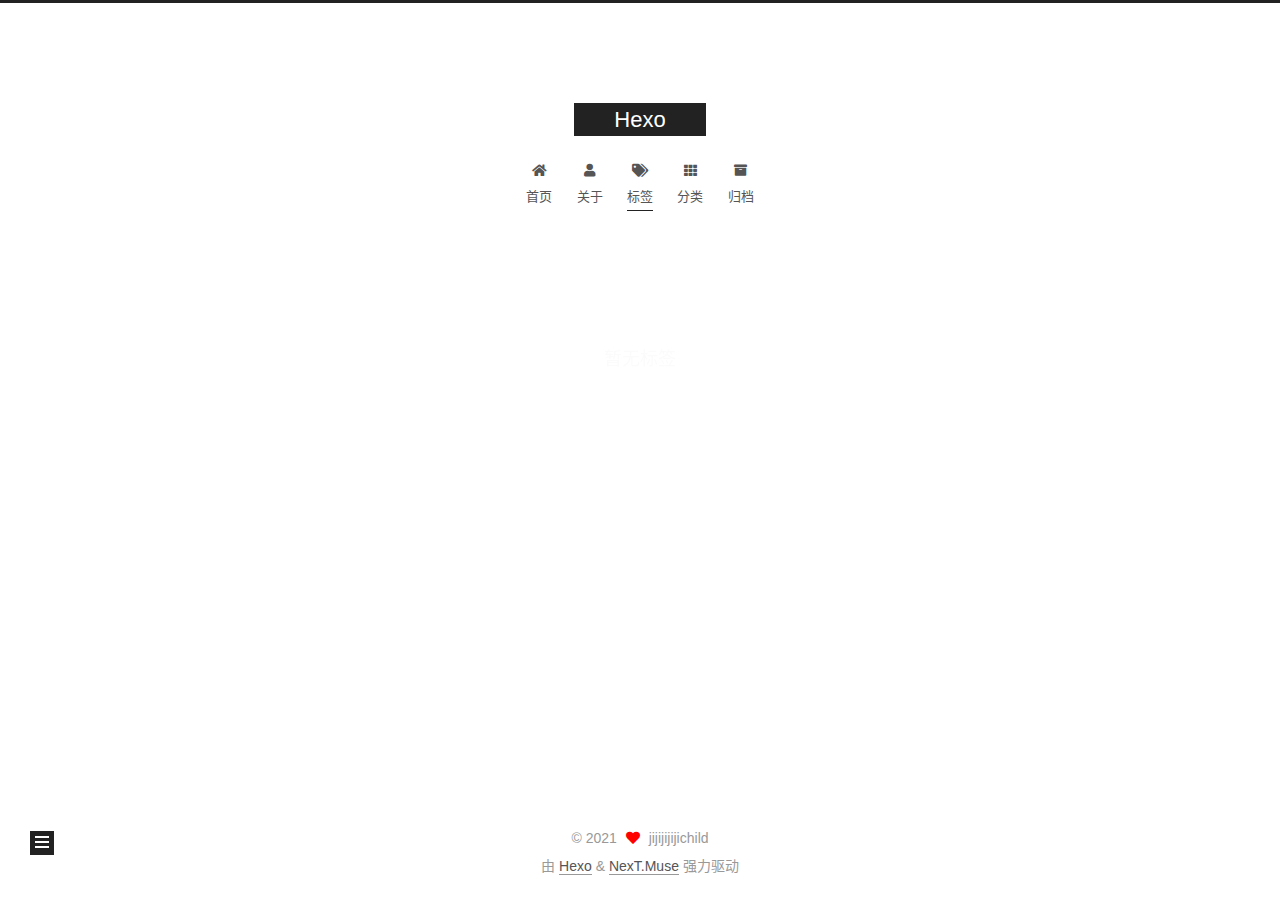
<file: tags/index.html>
<!DOCTYPE html>
<html lang="zh-CN">
<head>
  <meta charset="UTF-8">
<meta name="viewport" content="width=device-width, initial-scale=1, maximum-scale=2">
<meta name="theme-color" content="#222">
<meta name="generator" content="Hexo 5.4.0">
  <link rel="apple-touch-icon" sizes="180x180" href="/images/apple-touch-icon-next.png">
  <link rel="icon" type="image/png" sizes="32x32" href="/images/favicon-32x32-next.png">
  <link rel="icon" type="image/png" sizes="16x16" href="/images/favicon-16x16-next.png">
  <link rel="mask-icon" href="/images/logo.svg" color="#222">

<link rel="stylesheet" href="/css/main.css">


<link rel="stylesheet" href="/lib/font-awesome/css/all.min.css">

<script id="hexo-configurations">
    var NexT = window.NexT || {};
    var CONFIG = {"hostname":"example.com","root":"/","scheme":"Muse","version":"7.8.0","exturl":false,"sidebar":{"position":"left","display":"post","padding":18,"offset":12,"onmobile":false},"copycode":{"enable":false,"show_result":false,"style":null},"back2top":{"enable":true,"sidebar":false,"scrollpercent":false},"bookmark":{"enable":false,"color":"#222","save":"auto"},"fancybox":false,"mediumzoom":false,"lazyload":false,"pangu":false,"comments":{"style":"tabs","active":null,"storage":true,"lazyload":false,"nav":null},"algolia":{"hits":{"per_page":10},"labels":{"input_placeholder":"Search for Posts","hits_empty":"We didn't find any results for the search: ${query}","hits_stats":"${hits} results found in ${time} ms"}},"localsearch":{"enable":false,"trigger":"auto","top_n_per_article":1,"unescape":false,"preload":false},"motion":{"enable":true,"async":false,"transition":{"post_block":"fadeIn","post_header":"slideDownIn","post_body":"slideDownIn","coll_header":"slideLeftIn","sidebar":"slideUpIn"}}};
  </script>

  <meta property="og:type" content="website">
<meta property="og:title" content="Hexo">
<meta property="og:url" content="http://example.com/tags/index.html">
<meta property="og:site_name" content="Hexo">
<meta property="og:locale" content="zh_CN">
<meta property="article:published_time" content="2021-08-22T15:17:59.161Z">
<meta property="article:modified_time" content="2021-08-22T15:17:59.161Z">
<meta property="article:author" content="jijijijijichild">
<meta name="twitter:card" content="summary">

<link rel="canonical" href="http://example.com/tags/">


<script id="page-configurations">
  // https://hexo.io/docs/variables.html
  CONFIG.page = {
    sidebar: "",
    isHome : false,
    isPost : false,
    lang   : 'zh-CN'
  };
</script>

  <title>标签 | Hexo
</title>
  






  <noscript>
  <style>
  .use-motion .brand,
  .use-motion .menu-item,
  .sidebar-inner,
  .use-motion .post-block,
  .use-motion .pagination,
  .use-motion .comments,
  .use-motion .post-header,
  .use-motion .post-body,
  .use-motion .collection-header { opacity: initial; }

  .use-motion .site-title,
  .use-motion .site-subtitle {
    opacity: initial;
    top: initial;
  }

  .use-motion .logo-line-before i { left: initial; }
  .use-motion .logo-line-after i { right: initial; }
  </style>
</noscript>

</head>

<body itemscope itemtype="http://schema.org/WebPage">
  <div class="container use-motion">
    <div class="headband"></div>

    <header class="header" itemscope itemtype="http://schema.org/WPHeader">
      <div class="header-inner"><div class="site-brand-container">
  <div class="site-nav-toggle">
    <div class="toggle" aria-label="切换导航栏">
      <span class="toggle-line toggle-line-first"></span>
      <span class="toggle-line toggle-line-middle"></span>
      <span class="toggle-line toggle-line-last"></span>
    </div>
  </div>

  <div class="site-meta">

    <a href="/" class="brand" rel="start">
      <span class="logo-line-before"><i></i></span>
      <h1 class="site-title">Hexo</h1>
      <span class="logo-line-after"><i></i></span>
    </a>
  </div>

  <div class="site-nav-right">
    <div class="toggle popup-trigger">
    </div>
  </div>
</div>




<nav class="site-nav">
  <ul id="menu" class="main-menu menu">
        <li class="menu-item menu-item-home">

    <a href="/" rel="section"><i class="fa fa-home fa-fw"></i>首页</a>

  </li>
        <li class="menu-item menu-item-about">

    <a href="/about/" rel="section"><i class="fa fa-user fa-fw"></i>关于</a>

  </li>
        <li class="menu-item menu-item-tags">

    <a href="/tags/" rel="section"><i class="fa fa-tags fa-fw"></i>标签</a>

  </li>
        <li class="menu-item menu-item-categories">

    <a href="/categories/" rel="section"><i class="fa fa-th fa-fw"></i>分类</a>

  </li>
        <li class="menu-item menu-item-archives">

    <a href="/archives/" rel="section"><i class="fa fa-archive fa-fw"></i>归档</a>

  </li>
  </ul>
</nav>




</div>
    </header>

    
  <div class="back-to-top">
    <i class="fa fa-arrow-up"></i>
    <span>0%</span>
  </div>


    <main class="main">
      <div class="main-inner">
        <div class="content-wrap">
          
  
  

          <div class="content page posts-expand">
            

    
    
    
    <div class="post-block" lang="zh-CN">
      <header class="post-header">

<h1 class="post-title" itemprop="name headline">
</h1>

<div class="post-meta">
  

</div>

</header>

      
      
      
      <div class="post-body">
          <div class="tag-cloud">
            <div class="tag-cloud-title">
              暂无标签
            </div>
            <div class="tag-cloud-tags">
              
            </div>
          </div>
        
      </div>
      
      
      
    </div>
    

    
    
    


          </div>
          

<script>
  window.addEventListener('tabs:register', () => {
    let { activeClass } = CONFIG.comments;
    if (CONFIG.comments.storage) {
      activeClass = localStorage.getItem('comments_active') || activeClass;
    }
    if (activeClass) {
      let activeTab = document.querySelector(`a[href="#comment-${activeClass}"]`);
      if (activeTab) {
        activeTab.click();
      }
    }
  });
  if (CONFIG.comments.storage) {
    window.addEventListener('tabs:click', event => {
      if (!event.target.matches('.tabs-comment .tab-content .tab-pane')) return;
      let commentClass = event.target.classList[1];
      localStorage.setItem('comments_active', commentClass);
    });
  }
</script>

        </div>
          
  
  <div class="toggle sidebar-toggle">
    <span class="toggle-line toggle-line-first"></span>
    <span class="toggle-line toggle-line-middle"></span>
    <span class="toggle-line toggle-line-last"></span>
  </div>

  <aside class="sidebar">
    <div class="sidebar-inner">

      <ul class="sidebar-nav motion-element">
        <li class="sidebar-nav-toc">
          文章目录
        </li>
        <li class="sidebar-nav-overview">
          站点概览
        </li>
      </ul>

      <!--noindex-->
      <div class="post-toc-wrap sidebar-panel">
      </div>
      <!--/noindex-->

      <div class="site-overview-wrap sidebar-panel">
        <div class="site-author motion-element" itemprop="author" itemscope itemtype="http://schema.org/Person">
  <p class="site-author-name" itemprop="name">jijijijijichild</p>
  <div class="site-description" itemprop="description"></div>
</div>
<div class="site-state-wrap motion-element">
  <nav class="site-state">
      <div class="site-state-item site-state-posts">
          <a href="/archives/">
        
          <span class="site-state-item-count">3</span>
          <span class="site-state-item-name">日志</span>
        </a>
      </div>
      <div class="site-state-item site-state-categories">
            <a href="/categories/">
          
        <span class="site-state-item-count">1</span>
        <span class="site-state-item-name">分类</span></a>
      </div>
  </nav>
</div>



      </div>

    </div>
  </aside>
  <div id="sidebar-dimmer"></div>


      </div>
    </main>

    <footer class="footer">
      <div class="footer-inner">
        

        

<div class="copyright">
  
  &copy; 
  <span itemprop="copyrightYear">2021</span>
  <span class="with-love">
    <i class="fa fa-heart"></i>
  </span>
  <span class="author" itemprop="copyrightHolder">jijijijijichild</span>
</div>
  <div class="powered-by">由 <a href="https://hexo.io/" class="theme-link" rel="noopener" target="_blank">Hexo</a> & <a href="https://muse.theme-next.org/" class="theme-link" rel="noopener" target="_blank">NexT.Muse</a> 强力驱动
  </div>

        








      </div>
    </footer>
  </div>

  
  <script src="/lib/anime.min.js"></script>
  <script src="/lib/velocity/velocity.min.js"></script>
  <script src="/lib/velocity/velocity.ui.min.js"></script>

<script src="/js/utils.js"></script>

<script src="/js/motion.js"></script>


<script src="/js/schemes/muse.js"></script>


<script src="/js/next-boot.js"></script>




  















  

  

</body>
</html>
</file>
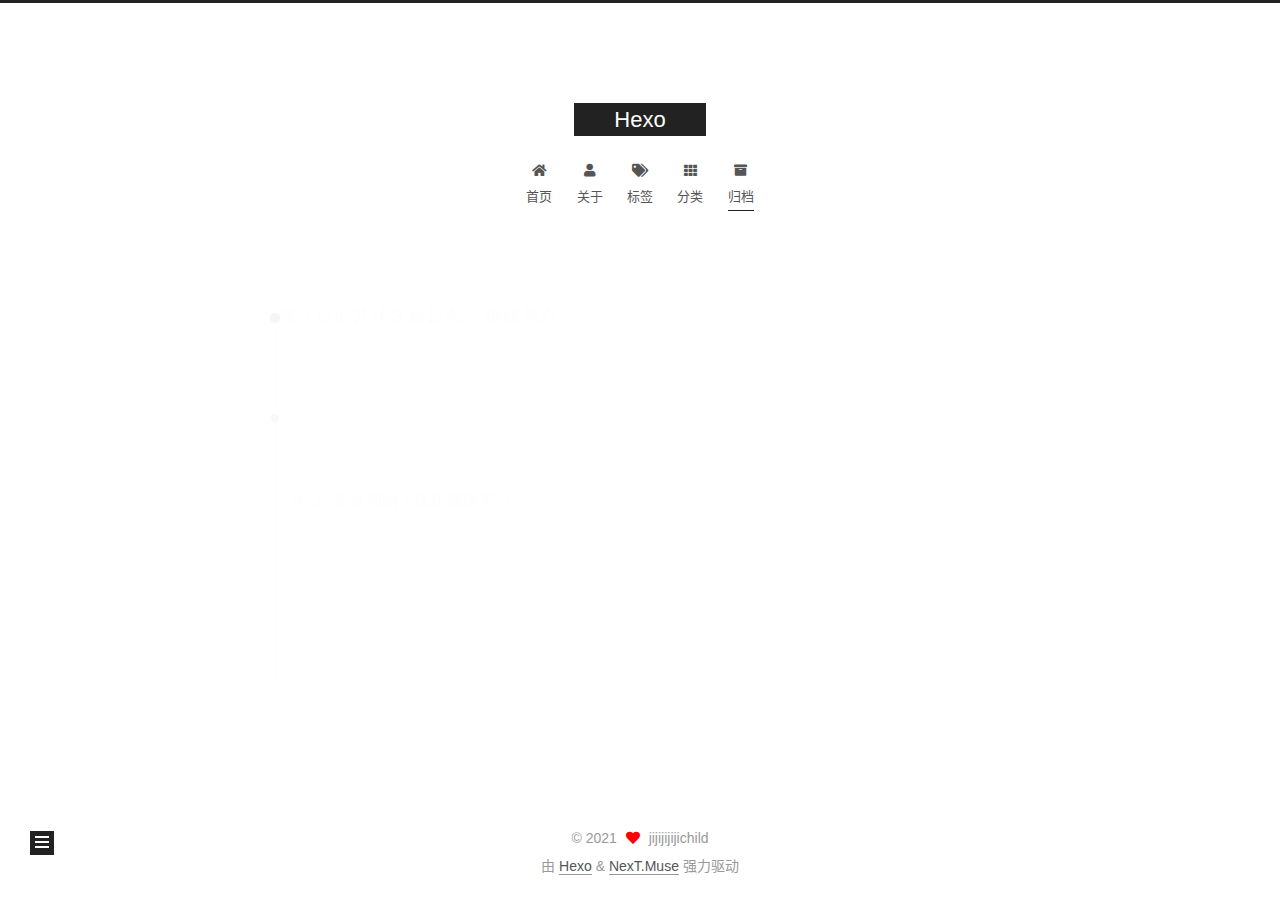
<file: archives/2021/index.html>
<!DOCTYPE html>
<html lang="zh-CN">
<head>
  <meta charset="UTF-8">
<meta name="viewport" content="width=device-width, initial-scale=1, maximum-scale=2">
<meta name="theme-color" content="#222">
<meta name="generator" content="Hexo 5.4.0">
  <link rel="apple-touch-icon" sizes="180x180" href="/images/apple-touch-icon-next.png">
  <link rel="icon" type="image/png" sizes="32x32" href="/images/favicon-32x32-next.png">
  <link rel="icon" type="image/png" sizes="16x16" href="/images/favicon-16x16-next.png">
  <link rel="mask-icon" href="/images/logo.svg" color="#222">

<link rel="stylesheet" href="/css/main.css">


<link rel="stylesheet" href="/lib/font-awesome/css/all.min.css">

<script id="hexo-configurations">
    var NexT = window.NexT || {};
    var CONFIG = {"hostname":"example.com","root":"/","scheme":"Muse","version":"7.8.0","exturl":false,"sidebar":{"position":"left","display":"post","padding":18,"offset":12,"onmobile":false},"copycode":{"enable":false,"show_result":false,"style":null},"back2top":{"enable":true,"sidebar":false,"scrollpercent":false},"bookmark":{"enable":false,"color":"#222","save":"auto"},"fancybox":false,"mediumzoom":false,"lazyload":false,"pangu":false,"comments":{"style":"tabs","active":null,"storage":true,"lazyload":false,"nav":null},"algolia":{"hits":{"per_page":10},"labels":{"input_placeholder":"Search for Posts","hits_empty":"We didn't find any results for the search: ${query}","hits_stats":"${hits} results found in ${time} ms"}},"localsearch":{"enable":false,"trigger":"auto","top_n_per_article":1,"unescape":false,"preload":false},"motion":{"enable":true,"async":false,"transition":{"post_block":"fadeIn","post_header":"slideDownIn","post_body":"slideDownIn","coll_header":"slideLeftIn","sidebar":"slideUpIn"}}};
  </script>

  <meta property="og:type" content="website">
<meta property="og:title" content="Hexo">
<meta property="og:url" content="http://example.com/archives/2021/index.html">
<meta property="og:site_name" content="Hexo">
<meta property="og:locale" content="zh_CN">
<meta property="article:author" content="jijijijijichild">
<meta name="twitter:card" content="summary">

<link rel="canonical" href="http://example.com/archives/2021/">


<script id="page-configurations">
  // https://hexo.io/docs/variables.html
  CONFIG.page = {
    sidebar: "",
    isHome : false,
    isPost : false,
    lang   : 'zh-CN'
  };
</script>

  <title>归档 | Hexo</title>
  






  <noscript>
  <style>
  .use-motion .brand,
  .use-motion .menu-item,
  .sidebar-inner,
  .use-motion .post-block,
  .use-motion .pagination,
  .use-motion .comments,
  .use-motion .post-header,
  .use-motion .post-body,
  .use-motion .collection-header { opacity: initial; }

  .use-motion .site-title,
  .use-motion .site-subtitle {
    opacity: initial;
    top: initial;
  }

  .use-motion .logo-line-before i { left: initial; }
  .use-motion .logo-line-after i { right: initial; }
  </style>
</noscript>

</head>

<body itemscope itemtype="http://schema.org/WebPage">
  <div class="container use-motion">
    <div class="headband"></div>

    <header class="header" itemscope itemtype="http://schema.org/WPHeader">
      <div class="header-inner"><div class="site-brand-container">
  <div class="site-nav-toggle">
    <div class="toggle" aria-label="切换导航栏">
      <span class="toggle-line toggle-line-first"></span>
      <span class="toggle-line toggle-line-middle"></span>
      <span class="toggle-line toggle-line-last"></span>
    </div>
  </div>

  <div class="site-meta">

    <a href="/" class="brand" rel="start">
      <span class="logo-line-before"><i></i></span>
      <h1 class="site-title">Hexo</h1>
      <span class="logo-line-after"><i></i></span>
    </a>
  </div>

  <div class="site-nav-right">
    <div class="toggle popup-trigger">
    </div>
  </div>
</div>




<nav class="site-nav">
  <ul id="menu" class="main-menu menu">
        <li class="menu-item menu-item-home">

    <a href="/" rel="section"><i class="fa fa-home fa-fw"></i>首页</a>

  </li>
        <li class="menu-item menu-item-about">

    <a href="/about/" rel="section"><i class="fa fa-user fa-fw"></i>关于</a>

  </li>
        <li class="menu-item menu-item-tags">

    <a href="/tags/" rel="section"><i class="fa fa-tags fa-fw"></i>标签</a>

  </li>
        <li class="menu-item menu-item-categories">

    <a href="/categories/" rel="section"><i class="fa fa-th fa-fw"></i>分类</a>

  </li>
        <li class="menu-item menu-item-archives">

    <a href="/archives/" rel="section"><i class="fa fa-archive fa-fw"></i>归档</a>

  </li>
  </ul>
</nav>




</div>
    </header>

    
  <div class="back-to-top">
    <i class="fa fa-arrow-up"></i>
    <span>0%</span>
  </div>


    <main class="main">
      <div class="main-inner">
        <div class="content-wrap">
          

          <div class="content archive">
            

  
  
  
  <div class="post-block">
    <div class="posts-collapse">
      <div class="collection-title">
        <span class="collection-header">嗯..! 目前共计 3 篇日志。 继续努力。</span>
      </div>

      
    <div class="collection-year">
      <span class="collection-header">2021</span>
    </div>

  <article itemscope itemtype="http://schema.org/Article">
    <header class="post-header">

      <div class="post-meta">
        <time itemprop="dateCreated"
              datetime="2021-08-23T20:06:38+08:00"
              content="2021-08-23">
          08-23
        </time>
      </div>

      <div class="post-title">
          <a class="post-title-link" href="/2021/08/23/%E5%A4%9A%E9%98%9F%E5%88%97%E7%BD%91%E5%8D%A1%E4%BC%98%E5%8C%96%E8%AF%BE%E9%A2%98%E5%AD%A6%E4%B9%A0/" itemprop="url">
            <span itemprop="name">多队列网卡优化课题学习</span>
          </a>
      </div>

    </header>
  </article>

  <article itemscope itemtype="http://schema.org/Article">
    <header class="post-header">

      <div class="post-meta">
        <time itemprop="dateCreated"
              datetime="2021-08-22T14:23:58+08:00"
              content="2021-08-22">
          08-22
        </time>
      </div>

      <div class="post-title">
          <a class="post-title-link" href="/2021/08/22/%E4%BD%BF%E7%94%A8GitHub%E6%90%AD%E5%BB%BA%E4%B8%AA%E4%BA%BA%E5%8D%9A%E5%AE%A2-Hexo-NexT/" itemprop="url">
            <span itemprop="name">使用GitHub搭建个人博客(Hexo+NexT)</span>
          </a>
      </div>

    </header>
  </article>

  <article itemscope itemtype="http://schema.org/Article">
    <header class="post-header">

      <div class="post-meta">
        <time itemprop="dateCreated"
              datetime="2021-08-22T13:12:52+08:00"
              content="2021-08-22">
          08-22
        </time>
      </div>

      <div class="post-title">
          <a class="post-title-link" href="/2021/08/22/hello-world/" itemprop="url">
            <span itemprop="name">Hello World</span>
          </a>
      </div>

    </header>
  </article>


    </div>
  </div>
  
  
  

  



          </div>
          

<script>
  window.addEventListener('tabs:register', () => {
    let { activeClass } = CONFIG.comments;
    if (CONFIG.comments.storage) {
      activeClass = localStorage.getItem('comments_active') || activeClass;
    }
    if (activeClass) {
      let activeTab = document.querySelector(`a[href="#comment-${activeClass}"]`);
      if (activeTab) {
        activeTab.click();
      }
    }
  });
  if (CONFIG.comments.storage) {
    window.addEventListener('tabs:click', event => {
      if (!event.target.matches('.tabs-comment .tab-content .tab-pane')) return;
      let commentClass = event.target.classList[1];
      localStorage.setItem('comments_active', commentClass);
    });
  }
</script>

        </div>
          
  
  <div class="toggle sidebar-toggle">
    <span class="toggle-line toggle-line-first"></span>
    <span class="toggle-line toggle-line-middle"></span>
    <span class="toggle-line toggle-line-last"></span>
  </div>

  <aside class="sidebar">
    <div class="sidebar-inner">

      <ul class="sidebar-nav motion-element">
        <li class="sidebar-nav-toc">
          文章目录
        </li>
        <li class="sidebar-nav-overview">
          站点概览
        </li>
      </ul>

      <!--noindex-->
      <div class="post-toc-wrap sidebar-panel">
      </div>
      <!--/noindex-->

      <div class="site-overview-wrap sidebar-panel">
        <div class="site-author motion-element" itemprop="author" itemscope itemtype="http://schema.org/Person">
  <p class="site-author-name" itemprop="name">jijijijijichild</p>
  <div class="site-description" itemprop="description"></div>
</div>
<div class="site-state-wrap motion-element">
  <nav class="site-state">
      <div class="site-state-item site-state-posts">
          <a href="/archives/">
        
          <span class="site-state-item-count">3</span>
          <span class="site-state-item-name">日志</span>
        </a>
      </div>
      <div class="site-state-item site-state-categories">
            <a href="/categories/">
          
        <span class="site-state-item-count">1</span>
        <span class="site-state-item-name">分类</span></a>
      </div>
  </nav>
</div>



      </div>

    </div>
  </aside>
  <div id="sidebar-dimmer"></div>


      </div>
    </main>

    <footer class="footer">
      <div class="footer-inner">
        

        

<div class="copyright">
  
  &copy; 
  <span itemprop="copyrightYear">2021</span>
  <span class="with-love">
    <i class="fa fa-heart"></i>
  </span>
  <span class="author" itemprop="copyrightHolder">jijijijijichild</span>
</div>
  <div class="powered-by">由 <a href="https://hexo.io/" class="theme-link" rel="noopener" target="_blank">Hexo</a> & <a href="https://muse.theme-next.org/" class="theme-link" rel="noopener" target="_blank">NexT.Muse</a> 强力驱动
  </div>

        








      </div>
    </footer>
  </div>

  
  <script src="/lib/anime.min.js"></script>
  <script src="/lib/velocity/velocity.min.js"></script>
  <script src="/lib/velocity/velocity.ui.min.js"></script>

<script src="/js/utils.js"></script>

<script src="/js/motion.js"></script>


<script src="/js/schemes/muse.js"></script>


<script src="/js/next-boot.js"></script>




  















  

  

</body>
</html>
</file>
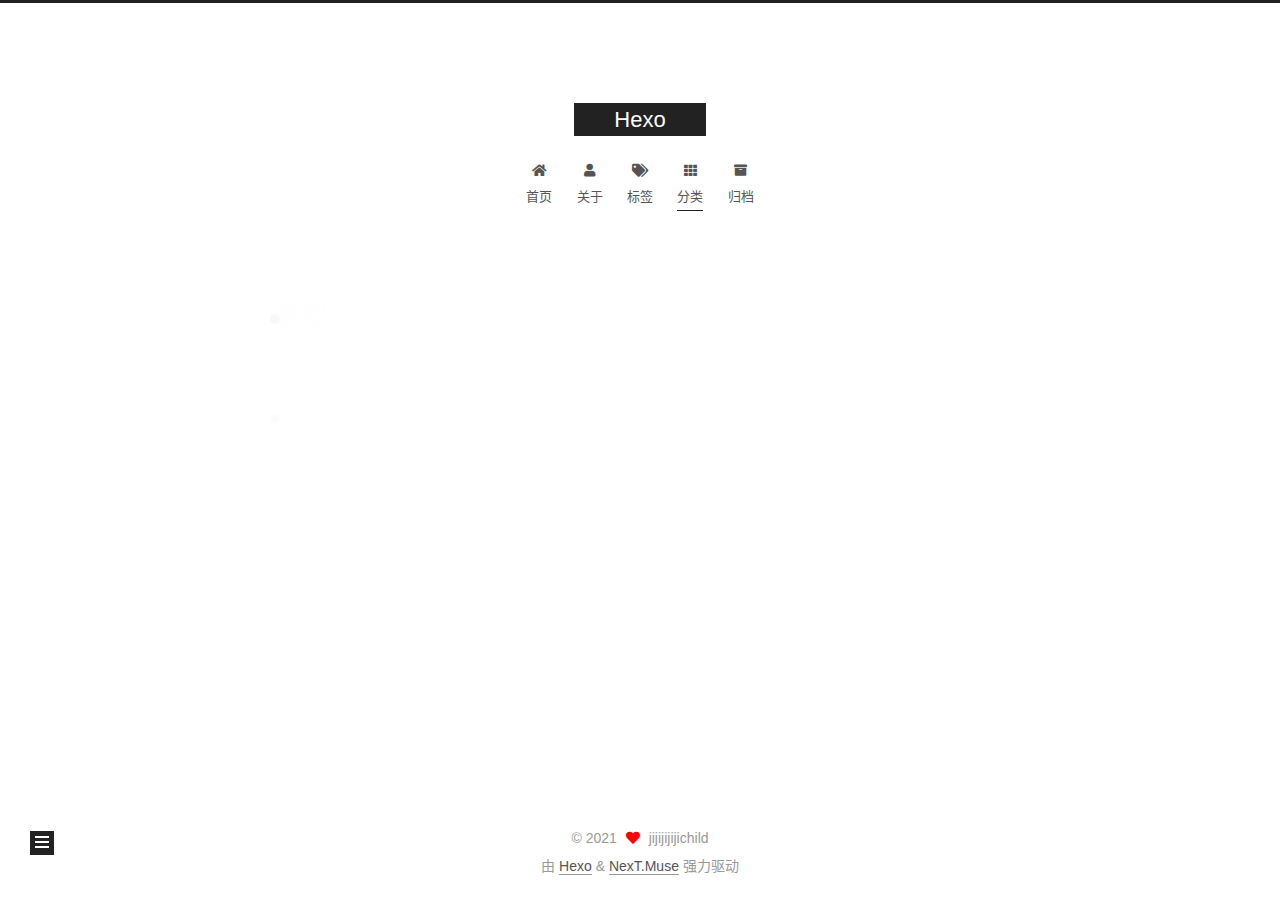
<file: categories/教程/index.html>
<!DOCTYPE html>
<html lang="zh-CN">
<head>
  <meta charset="UTF-8">
<meta name="viewport" content="width=device-width, initial-scale=1, maximum-scale=2">
<meta name="theme-color" content="#222">
<meta name="generator" content="Hexo 5.4.0">
  <link rel="apple-touch-icon" sizes="180x180" href="/images/apple-touch-icon-next.png">
  <link rel="icon" type="image/png" sizes="32x32" href="/images/favicon-32x32-next.png">
  <link rel="icon" type="image/png" sizes="16x16" href="/images/favicon-16x16-next.png">
  <link rel="mask-icon" href="/images/logo.svg" color="#222">

<link rel="stylesheet" href="/css/main.css">


<link rel="stylesheet" href="/lib/font-awesome/css/all.min.css">

<script id="hexo-configurations">
    var NexT = window.NexT || {};
    var CONFIG = {"hostname":"example.com","root":"/","scheme":"Muse","version":"7.8.0","exturl":false,"sidebar":{"position":"left","display":"post","padding":18,"offset":12,"onmobile":false},"copycode":{"enable":false,"show_result":false,"style":null},"back2top":{"enable":true,"sidebar":false,"scrollpercent":false},"bookmark":{"enable":false,"color":"#222","save":"auto"},"fancybox":false,"mediumzoom":false,"lazyload":false,"pangu":false,"comments":{"style":"tabs","active":null,"storage":true,"lazyload":false,"nav":null},"algolia":{"hits":{"per_page":10},"labels":{"input_placeholder":"Search for Posts","hits_empty":"We didn't find any results for the search: ${query}","hits_stats":"${hits} results found in ${time} ms"}},"localsearch":{"enable":false,"trigger":"auto","top_n_per_article":1,"unescape":false,"preload":false},"motion":{"enable":true,"async":false,"transition":{"post_block":"fadeIn","post_header":"slideDownIn","post_body":"slideDownIn","coll_header":"slideLeftIn","sidebar":"slideUpIn"}}};
  </script>

  <meta property="og:type" content="website">
<meta property="og:title" content="Hexo">
<meta property="og:url" content="http://example.com/categories/%E6%95%99%E7%A8%8B/index.html">
<meta property="og:site_name" content="Hexo">
<meta property="og:locale" content="zh_CN">
<meta property="article:author" content="jijijijijichild">
<meta name="twitter:card" content="summary">

<link rel="canonical" href="http://example.com/categories/%E6%95%99%E7%A8%8B/">


<script id="page-configurations">
  // https://hexo.io/docs/variables.html
  CONFIG.page = {
    sidebar: "",
    isHome : false,
    isPost : false,
    lang   : 'zh-CN'
  };
</script>

  <title>分类: 教程 | Hexo</title>
  






  <noscript>
  <style>
  .use-motion .brand,
  .use-motion .menu-item,
  .sidebar-inner,
  .use-motion .post-block,
  .use-motion .pagination,
  .use-motion .comments,
  .use-motion .post-header,
  .use-motion .post-body,
  .use-motion .collection-header { opacity: initial; }

  .use-motion .site-title,
  .use-motion .site-subtitle {
    opacity: initial;
    top: initial;
  }

  .use-motion .logo-line-before i { left: initial; }
  .use-motion .logo-line-after i { right: initial; }
  </style>
</noscript>

</head>

<body itemscope itemtype="http://schema.org/WebPage">
  <div class="container use-motion">
    <div class="headband"></div>

    <header class="header" itemscope itemtype="http://schema.org/WPHeader">
      <div class="header-inner"><div class="site-brand-container">
  <div class="site-nav-toggle">
    <div class="toggle" aria-label="切换导航栏">
      <span class="toggle-line toggle-line-first"></span>
      <span class="toggle-line toggle-line-middle"></span>
      <span class="toggle-line toggle-line-last"></span>
    </div>
  </div>

  <div class="site-meta">

    <a href="/" class="brand" rel="start">
      <span class="logo-line-before"><i></i></span>
      <h1 class="site-title">Hexo</h1>
      <span class="logo-line-after"><i></i></span>
    </a>
  </div>

  <div class="site-nav-right">
    <div class="toggle popup-trigger">
    </div>
  </div>
</div>




<nav class="site-nav">
  <ul id="menu" class="main-menu menu">
        <li class="menu-item menu-item-home">

    <a href="/" rel="section"><i class="fa fa-home fa-fw"></i>首页</a>

  </li>
        <li class="menu-item menu-item-about">

    <a href="/about/" rel="section"><i class="fa fa-user fa-fw"></i>关于</a>

  </li>
        <li class="menu-item menu-item-tags">

    <a href="/tags/" rel="section"><i class="fa fa-tags fa-fw"></i>标签</a>

  </li>
        <li class="menu-item menu-item-categories">

    <a href="/categories/" rel="section"><i class="fa fa-th fa-fw"></i>分类</a>

  </li>
        <li class="menu-item menu-item-archives">

    <a href="/archives/" rel="section"><i class="fa fa-archive fa-fw"></i>归档</a>

  </li>
  </ul>
</nav>




</div>
    </header>

    
  <div class="back-to-top">
    <i class="fa fa-arrow-up"></i>
    <span>0%</span>
  </div>


    <main class="main">
      <div class="main-inner">
        <div class="content-wrap">
          

          <div class="content category">
            

  
  
  
  <div class="post-block">
    <div class="posts-collapse">
      <div class="collection-title">
        <h2 class="collection-header">教程
          <small>分类</small>
        </h2>
      </div>

      
    <div class="collection-year">
      <span class="collection-header">2021</span>
    </div>

  <article itemscope itemtype="http://schema.org/Article">
    <header class="post-header">

      <div class="post-meta">
        <time itemprop="dateCreated"
              datetime="2021-08-22T13:12:52+08:00"
              content="2021-08-22">
          08-22
        </time>
      </div>

      <div class="post-title">
          <a class="post-title-link" href="/2021/08/22/hello-world/" itemprop="url">
            <span itemprop="name">Hello World</span>
          </a>
      </div>

    </header>
  </article>

    </div>
  </div>
  
  
  

  



          </div>
          

<script>
  window.addEventListener('tabs:register', () => {
    let { activeClass } = CONFIG.comments;
    if (CONFIG.comments.storage) {
      activeClass = localStorage.getItem('comments_active') || activeClass;
    }
    if (activeClass) {
      let activeTab = document.querySelector(`a[href="#comment-${activeClass}"]`);
      if (activeTab) {
        activeTab.click();
      }
    }
  });
  if (CONFIG.comments.storage) {
    window.addEventListener('tabs:click', event => {
      if (!event.target.matches('.tabs-comment .tab-content .tab-pane')) return;
      let commentClass = event.target.classList[1];
      localStorage.setItem('comments_active', commentClass);
    });
  }
</script>

        </div>
          
  
  <div class="toggle sidebar-toggle">
    <span class="toggle-line toggle-line-first"></span>
    <span class="toggle-line toggle-line-middle"></span>
    <span class="toggle-line toggle-line-last"></span>
  </div>

  <aside class="sidebar">
    <div class="sidebar-inner">

      <ul class="sidebar-nav motion-element">
        <li class="sidebar-nav-toc">
          文章目录
        </li>
        <li class="sidebar-nav-overview">
          站点概览
        </li>
      </ul>

      <!--noindex-->
      <div class="post-toc-wrap sidebar-panel">
      </div>
      <!--/noindex-->

      <div class="site-overview-wrap sidebar-panel">
        <div class="site-author motion-element" itemprop="author" itemscope itemtype="http://schema.org/Person">
  <p class="site-author-name" itemprop="name">jijijijijichild</p>
  <div class="site-description" itemprop="description"></div>
</div>
<div class="site-state-wrap motion-element">
  <nav class="site-state">
      <div class="site-state-item site-state-posts">
          <a href="/archives/">
        
          <span class="site-state-item-count">3</span>
          <span class="site-state-item-name">日志</span>
        </a>
      </div>
      <div class="site-state-item site-state-categories">
            <a href="/categories/">
          
        <span class="site-state-item-count">1</span>
        <span class="site-state-item-name">分类</span></a>
      </div>
  </nav>
</div>



      </div>

    </div>
  </aside>
  <div id="sidebar-dimmer"></div>


      </div>
    </main>

    <footer class="footer">
      <div class="footer-inner">
        

        

<div class="copyright">
  
  &copy; 
  <span itemprop="copyrightYear">2021</span>
  <span class="with-love">
    <i class="fa fa-heart"></i>
  </span>
  <span class="author" itemprop="copyrightHolder">jijijijijichild</span>
</div>
  <div class="powered-by">由 <a href="https://hexo.io/" class="theme-link" rel="noopener" target="_blank">Hexo</a> & <a href="https://muse.theme-next.org/" class="theme-link" rel="noopener" target="_blank">NexT.Muse</a> 强力驱动
  </div>

        








      </div>
    </footer>
  </div>

  
  <script src="/lib/anime.min.js"></script>
  <script src="/lib/velocity/velocity.min.js"></script>
  <script src="/lib/velocity/velocity.ui.min.js"></script>

<script src="/js/utils.js"></script>

<script src="/js/motion.js"></script>


<script src="/js/schemes/muse.js"></script>


<script src="/js/next-boot.js"></script>




  















  

  

</body>
</html>
</file>
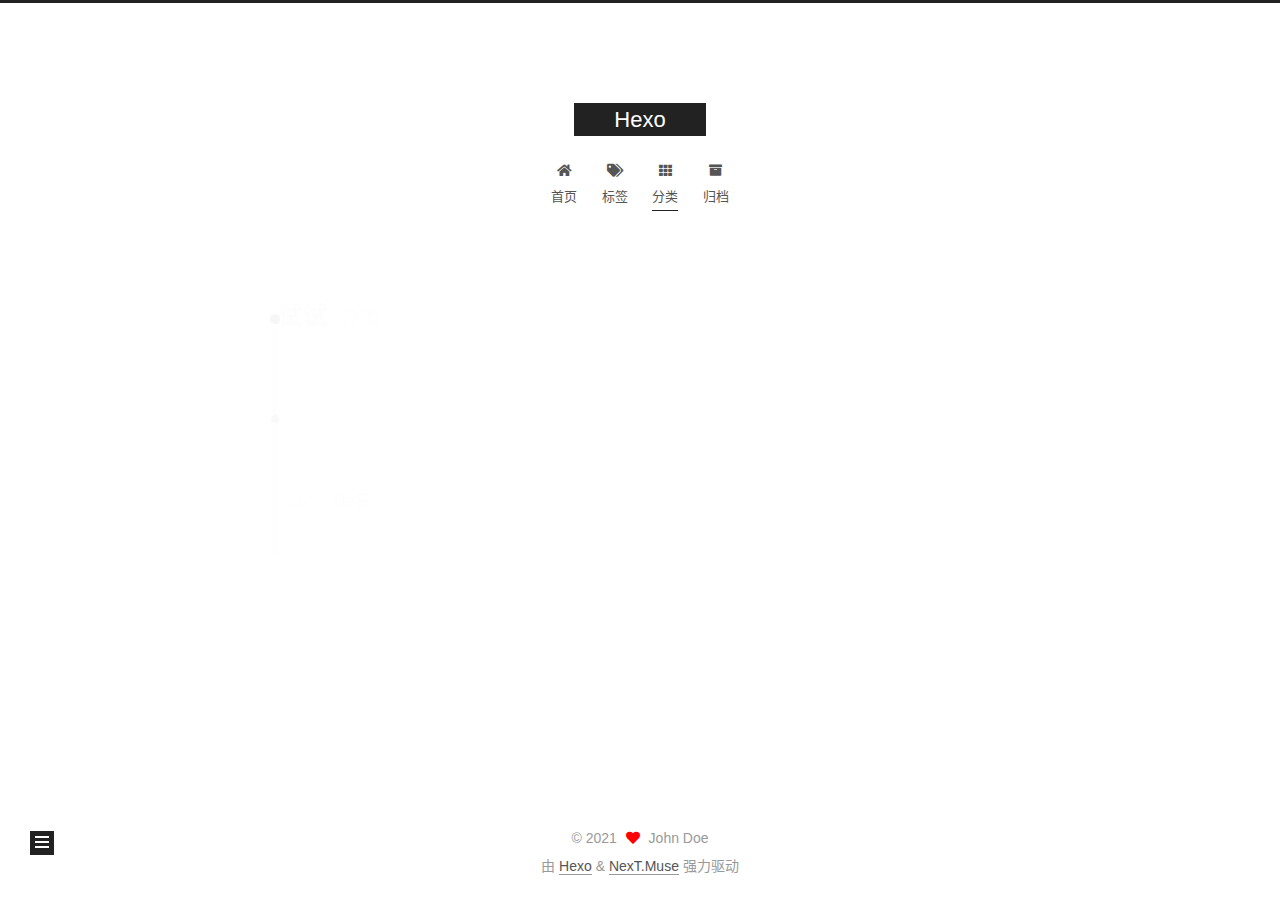
<file: categories/试试/index.html>
<!DOCTYPE html>
<html lang="zh-CN">
<head>
  <meta charset="UTF-8">
<meta name="viewport" content="width=device-width, initial-scale=1, maximum-scale=2">
<meta name="theme-color" content="#222">
<meta name="generator" content="Hexo 5.4.0">
  <link rel="apple-touch-icon" sizes="180x180" href="/images/apple-touch-icon-next.png">
  <link rel="icon" type="image/png" sizes="32x32" href="/images/favicon-32x32-next.png">
  <link rel="icon" type="image/png" sizes="16x16" href="/images/favicon-16x16-next.png">
  <link rel="mask-icon" href="/images/logo.svg" color="#222">

<link rel="stylesheet" href="/css/main.css">


<link rel="stylesheet" href="/lib/font-awesome/css/all.min.css">

<script id="hexo-configurations">
    var NexT = window.NexT || {};
    var CONFIG = {"hostname":"example.com","root":"/","scheme":"Muse","version":"7.8.0","exturl":false,"sidebar":{"position":"left","display":"post","padding":18,"offset":12,"onmobile":false},"copycode":{"enable":false,"show_result":false,"style":null},"back2top":{"enable":true,"sidebar":false,"scrollpercent":false},"bookmark":{"enable":false,"color":"#222","save":"auto"},"fancybox":false,"mediumzoom":false,"lazyload":false,"pangu":false,"comments":{"style":"tabs","active":null,"storage":true,"lazyload":false,"nav":null},"algolia":{"hits":{"per_page":10},"labels":{"input_placeholder":"Search for Posts","hits_empty":"We didn't find any results for the search: ${query}","hits_stats":"${hits} results found in ${time} ms"}},"localsearch":{"enable":false,"trigger":"auto","top_n_per_article":1,"unescape":false,"preload":false},"motion":{"enable":true,"async":false,"transition":{"post_block":"fadeIn","post_header":"slideDownIn","post_body":"slideDownIn","coll_header":"slideLeftIn","sidebar":"slideUpIn"}}};
  </script>

  <meta property="og:type" content="website">
<meta property="og:title" content="Hexo">
<meta property="og:url" content="http://example.com/categories/%E8%AF%95%E8%AF%95/index.html">
<meta property="og:site_name" content="Hexo">
<meta property="og:locale" content="zh_CN">
<meta property="article:author" content="John Doe">
<meta name="twitter:card" content="summary">

<link rel="canonical" href="http://example.com/categories/%E8%AF%95%E8%AF%95/">


<script id="page-configurations">
  // https://hexo.io/docs/variables.html
  CONFIG.page = {
    sidebar: "",
    isHome : false,
    isPost : false,
    lang   : 'zh-CN'
  };
</script>

  <title>分类: 试试 | Hexo</title>
  






  <noscript>
  <style>
  .use-motion .brand,
  .use-motion .menu-item,
  .sidebar-inner,
  .use-motion .post-block,
  .use-motion .pagination,
  .use-motion .comments,
  .use-motion .post-header,
  .use-motion .post-body,
  .use-motion .collection-header { opacity: initial; }

  .use-motion .site-title,
  .use-motion .site-subtitle {
    opacity: initial;
    top: initial;
  }

  .use-motion .logo-line-before i { left: initial; }
  .use-motion .logo-line-after i { right: initial; }
  </style>
</noscript>

</head>

<body itemscope itemtype="http://schema.org/WebPage">
  <div class="container use-motion">
    <div class="headband"></div>

    <header class="header" itemscope itemtype="http://schema.org/WPHeader">
      <div class="header-inner"><div class="site-brand-container">
  <div class="site-nav-toggle">
    <div class="toggle" aria-label="切换导航栏">
      <span class="toggle-line toggle-line-first"></span>
      <span class="toggle-line toggle-line-middle"></span>
      <span class="toggle-line toggle-line-last"></span>
    </div>
  </div>

  <div class="site-meta">

    <a href="/" class="brand" rel="start">
      <span class="logo-line-before"><i></i></span>
      <h1 class="site-title">Hexo</h1>
      <span class="logo-line-after"><i></i></span>
    </a>
  </div>

  <div class="site-nav-right">
    <div class="toggle popup-trigger">
    </div>
  </div>
</div>




<nav class="site-nav">
  <ul id="menu" class="main-menu menu">
        <li class="menu-item menu-item-home">

    <a href="/" rel="section"><i class="fa fa-home fa-fw"></i>首页</a>

  </li>
        <li class="menu-item menu-item-tags">

    <a href="/tags/" rel="section"><i class="fa fa-tags fa-fw"></i>标签</a>

  </li>
        <li class="menu-item menu-item-categories">

    <a href="/categories/" rel="section"><i class="fa fa-th fa-fw"></i>分类</a>

  </li>
        <li class="menu-item menu-item-archives">

    <a href="/archives/" rel="section"><i class="fa fa-archive fa-fw"></i>归档</a>

  </li>
  </ul>
</nav>




</div>
    </header>

    
  <div class="back-to-top">
    <i class="fa fa-arrow-up"></i>
    <span>0%</span>
  </div>


    <main class="main">
      <div class="main-inner">
        <div class="content-wrap">
          

          <div class="content category">
            

  
  
  
  <div class="post-block">
    <div class="posts-collapse">
      <div class="collection-title">
        <h2 class="collection-header">试试
          <small>分类</small>
        </h2>
      </div>

      
    <div class="collection-year">
      <span class="collection-header">2021</span>
    </div>

  <article itemscope itemtype="http://schema.org/Article">
    <header class="post-header">

      <div class="post-meta">
        <time itemprop="dateCreated"
              datetime="2021-08-22T16:45:57+08:00"
              content="2021-08-22">
          08-22
        </time>
      </div>

      <div class="post-title">
          <a class="post-title-link" href="/2021/08/22/tile%E5%90%8D/" itemprop="url">
            <span itemprop="name">tile名</span>
          </a>
      </div>

    </header>
  </article>

    </div>
  </div>
  
  
  

  



          </div>
          

<script>
  window.addEventListener('tabs:register', () => {
    let { activeClass } = CONFIG.comments;
    if (CONFIG.comments.storage) {
      activeClass = localStorage.getItem('comments_active') || activeClass;
    }
    if (activeClass) {
      let activeTab = document.querySelector(`a[href="#comment-${activeClass}"]`);
      if (activeTab) {
        activeTab.click();
      }
    }
  });
  if (CONFIG.comments.storage) {
    window.addEventListener('tabs:click', event => {
      if (!event.target.matches('.tabs-comment .tab-content .tab-pane')) return;
      let commentClass = event.target.classList[1];
      localStorage.setItem('comments_active', commentClass);
    });
  }
</script>

        </div>
          
  
  <div class="toggle sidebar-toggle">
    <span class="toggle-line toggle-line-first"></span>
    <span class="toggle-line toggle-line-middle"></span>
    <span class="toggle-line toggle-line-last"></span>
  </div>

  <aside class="sidebar">
    <div class="sidebar-inner">

      <ul class="sidebar-nav motion-element">
        <li class="sidebar-nav-toc">
          文章目录
        </li>
        <li class="sidebar-nav-overview">
          站点概览
        </li>
      </ul>

      <!--noindex-->
      <div class="post-toc-wrap sidebar-panel">
      </div>
      <!--/noindex-->

      <div class="site-overview-wrap sidebar-panel">
        <div class="site-author motion-element" itemprop="author" itemscope itemtype="http://schema.org/Person">
  <p class="site-author-name" itemprop="name">John Doe</p>
  <div class="site-description" itemprop="description"></div>
</div>
<div class="site-state-wrap motion-element">
  <nav class="site-state">
      <div class="site-state-item site-state-posts">
          <a href="/archives/">
        
          <span class="site-state-item-count">2</span>
          <span class="site-state-item-name">日志</span>
        </a>
      </div>
      <div class="site-state-item site-state-categories">
            <a href="/categories/">
          
        <span class="site-state-item-count">2</span>
        <span class="site-state-item-name">分类</span></a>
      </div>
      <div class="site-state-item site-state-tags">
            <a href="/tags/">
          
        <span class="site-state-item-count">1</span>
        <span class="site-state-item-name">标签</span></a>
      </div>
  </nav>
</div>



      </div>

    </div>
  </aside>
  <div id="sidebar-dimmer"></div>


      </div>
    </main>

    <footer class="footer">
      <div class="footer-inner">
        

        

<div class="copyright">
  
  &copy; 
  <span itemprop="copyrightYear">2021</span>
  <span class="with-love">
    <i class="fa fa-heart"></i>
  </span>
  <span class="author" itemprop="copyrightHolder">John Doe</span>
</div>
  <div class="powered-by">由 <a href="https://hexo.io/" class="theme-link" rel="noopener" target="_blank">Hexo</a> & <a href="https://muse.theme-next.org/" class="theme-link" rel="noopener" target="_blank">NexT.Muse</a> 强力驱动
  </div>

        








      </div>
    </footer>
  </div>

  
  <script src="/lib/anime.min.js"></script>
  <script src="/lib/velocity/velocity.min.js"></script>
  <script src="/lib/velocity/velocity.ui.min.js"></script>

<script src="/js/utils.js"></script>

<script src="/js/motion.js"></script>


<script src="/js/schemes/muse.js"></script>


<script src="/js/next-boot.js"></script>




  















  

  

</body>
</html>
</file>
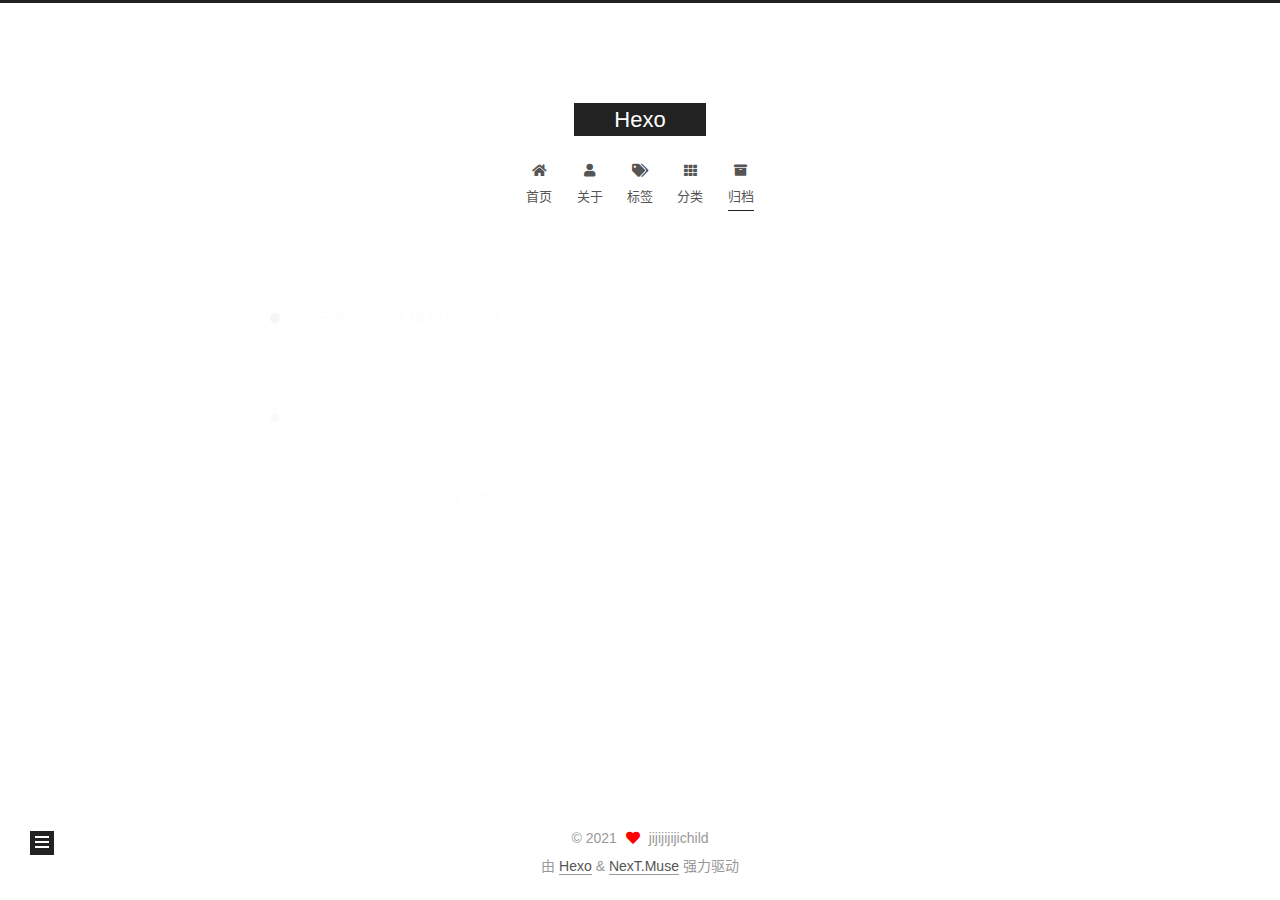
<file: archives/2021/08/index.html>
<!DOCTYPE html>
<html lang="zh-CN">
<head>
  <meta charset="UTF-8">
<meta name="viewport" content="width=device-width, initial-scale=1, maximum-scale=2">
<meta name="theme-color" content="#222">
<meta name="generator" content="Hexo 5.4.0">
  <link rel="apple-touch-icon" sizes="180x180" href="/images/apple-touch-icon-next.png">
  <link rel="icon" type="image/png" sizes="32x32" href="/images/favicon-32x32-next.png">
  <link rel="icon" type="image/png" sizes="16x16" href="/images/favicon-16x16-next.png">
  <link rel="mask-icon" href="/images/logo.svg" color="#222">

<link rel="stylesheet" href="/css/main.css">


<link rel="stylesheet" href="/lib/font-awesome/css/all.min.css">

<script id="hexo-configurations">
    var NexT = window.NexT || {};
    var CONFIG = {"hostname":"example.com","root":"/","scheme":"Muse","version":"7.8.0","exturl":false,"sidebar":{"position":"left","display":"post","padding":18,"offset":12,"onmobile":false},"copycode":{"enable":false,"show_result":false,"style":null},"back2top":{"enable":true,"sidebar":false,"scrollpercent":false},"bookmark":{"enable":false,"color":"#222","save":"auto"},"fancybox":false,"mediumzoom":false,"lazyload":false,"pangu":false,"comments":{"style":"tabs","active":null,"storage":true,"lazyload":false,"nav":null},"algolia":{"hits":{"per_page":10},"labels":{"input_placeholder":"Search for Posts","hits_empty":"We didn't find any results for the search: ${query}","hits_stats":"${hits} results found in ${time} ms"}},"localsearch":{"enable":false,"trigger":"auto","top_n_per_article":1,"unescape":false,"preload":false},"motion":{"enable":true,"async":false,"transition":{"post_block":"fadeIn","post_header":"slideDownIn","post_body":"slideDownIn","coll_header":"slideLeftIn","sidebar":"slideUpIn"}}};
  </script>

  <meta property="og:type" content="website">
<meta property="og:title" content="Hexo">
<meta property="og:url" content="http://example.com/archives/2021/08/index.html">
<meta property="og:site_name" content="Hexo">
<meta property="og:locale" content="zh_CN">
<meta property="article:author" content="jijijijijichild">
<meta name="twitter:card" content="summary">

<link rel="canonical" href="http://example.com/archives/2021/08/">


<script id="page-configurations">
  // https://hexo.io/docs/variables.html
  CONFIG.page = {
    sidebar: "",
    isHome : false,
    isPost : false,
    lang   : 'zh-CN'
  };
</script>

  <title>归档 | Hexo</title>
  






  <noscript>
  <style>
  .use-motion .brand,
  .use-motion .menu-item,
  .sidebar-inner,
  .use-motion .post-block,
  .use-motion .pagination,
  .use-motion .comments,
  .use-motion .post-header,
  .use-motion .post-body,
  .use-motion .collection-header { opacity: initial; }

  .use-motion .site-title,
  .use-motion .site-subtitle {
    opacity: initial;
    top: initial;
  }

  .use-motion .logo-line-before i { left: initial; }
  .use-motion .logo-line-after i { right: initial; }
  </style>
</noscript>

</head>

<body itemscope itemtype="http://schema.org/WebPage">
  <div class="container use-motion">
    <div class="headband"></div>

    <header class="header" itemscope itemtype="http://schema.org/WPHeader">
      <div class="header-inner"><div class="site-brand-container">
  <div class="site-nav-toggle">
    <div class="toggle" aria-label="切换导航栏">
      <span class="toggle-line toggle-line-first"></span>
      <span class="toggle-line toggle-line-middle"></span>
      <span class="toggle-line toggle-line-last"></span>
    </div>
  </div>

  <div class="site-meta">

    <a href="/" class="brand" rel="start">
      <span class="logo-line-before"><i></i></span>
      <h1 class="site-title">Hexo</h1>
      <span class="logo-line-after"><i></i></span>
    </a>
  </div>

  <div class="site-nav-right">
    <div class="toggle popup-trigger">
    </div>
  </div>
</div>




<nav class="site-nav">
  <ul id="menu" class="main-menu menu">
        <li class="menu-item menu-item-home">

    <a href="/" rel="section"><i class="fa fa-home fa-fw"></i>首页</a>

  </li>
        <li class="menu-item menu-item-about">

    <a href="/about/" rel="section"><i class="fa fa-user fa-fw"></i>关于</a>

  </li>
        <li class="menu-item menu-item-tags">

    <a href="/tags/" rel="section"><i class="fa fa-tags fa-fw"></i>标签</a>

  </li>
        <li class="menu-item menu-item-categories">

    <a href="/categories/" rel="section"><i class="fa fa-th fa-fw"></i>分类</a>

  </li>
        <li class="menu-item menu-item-archives">

    <a href="/archives/" rel="section"><i class="fa fa-archive fa-fw"></i>归档</a>

  </li>
  </ul>
</nav>




</div>
    </header>

    
  <div class="back-to-top">
    <i class="fa fa-arrow-up"></i>
    <span>0%</span>
  </div>


    <main class="main">
      <div class="main-inner">
        <div class="content-wrap">
          

          <div class="content archive">
            

  
  
  
  <div class="post-block">
    <div class="posts-collapse">
      <div class="collection-title">
        <span class="collection-header">嗯..! 目前共计 3 篇日志。 继续努力。</span>
      </div>

      
    <div class="collection-year">
      <span class="collection-header">2021</span>
    </div>

  <article itemscope itemtype="http://schema.org/Article">
    <header class="post-header">

      <div class="post-meta">
        <time itemprop="dateCreated"
              datetime="2021-08-23T20:06:38+08:00"
              content="2021-08-23">
          08-23
        </time>
      </div>

      <div class="post-title">
          <a class="post-title-link" href="/2021/08/23/%E5%A4%9A%E9%98%9F%E5%88%97%E7%BD%91%E5%8D%A1%E4%BC%98%E5%8C%96%E8%AF%BE%E9%A2%98%E5%AD%A6%E4%B9%A0/" itemprop="url">
            <span itemprop="name">多队列网卡优化课题学习</span>
          </a>
      </div>

    </header>
  </article>

  <article itemscope itemtype="http://schema.org/Article">
    <header class="post-header">

      <div class="post-meta">
        <time itemprop="dateCreated"
              datetime="2021-08-22T14:23:58+08:00"
              content="2021-08-22">
          08-22
        </time>
      </div>

      <div class="post-title">
          <a class="post-title-link" href="/2021/08/22/%E4%BD%BF%E7%94%A8GitHub%E6%90%AD%E5%BB%BA%E4%B8%AA%E4%BA%BA%E5%8D%9A%E5%AE%A2-Hexo-NexT/" itemprop="url">
            <span itemprop="name">使用GitHub搭建个人博客(Hexo+NexT)</span>
          </a>
      </div>

    </header>
  </article>

  <article itemscope itemtype="http://schema.org/Article">
    <header class="post-header">

      <div class="post-meta">
        <time itemprop="dateCreated"
              datetime="2021-08-22T13:12:52+08:00"
              content="2021-08-22">
          08-22
        </time>
      </div>

      <div class="post-title">
          <a class="post-title-link" href="/2021/08/22/hello-world/" itemprop="url">
            <span itemprop="name">Hello World</span>
          </a>
      </div>

    </header>
  </article>


    </div>
  </div>
  
  
  

  



          </div>
          

<script>
  window.addEventListener('tabs:register', () => {
    let { activeClass } = CONFIG.comments;
    if (CONFIG.comments.storage) {
      activeClass = localStorage.getItem('comments_active') || activeClass;
    }
    if (activeClass) {
      let activeTab = document.querySelector(`a[href="#comment-${activeClass}"]`);
      if (activeTab) {
        activeTab.click();
      }
    }
  });
  if (CONFIG.comments.storage) {
    window.addEventListener('tabs:click', event => {
      if (!event.target.matches('.tabs-comment .tab-content .tab-pane')) return;
      let commentClass = event.target.classList[1];
      localStorage.setItem('comments_active', commentClass);
    });
  }
</script>

        </div>
          
  
  <div class="toggle sidebar-toggle">
    <span class="toggle-line toggle-line-first"></span>
    <span class="toggle-line toggle-line-middle"></span>
    <span class="toggle-line toggle-line-last"></span>
  </div>

  <aside class="sidebar">
    <div class="sidebar-inner">

      <ul class="sidebar-nav motion-element">
        <li class="sidebar-nav-toc">
          文章目录
        </li>
        <li class="sidebar-nav-overview">
          站点概览
        </li>
      </ul>

      <!--noindex-->
      <div class="post-toc-wrap sidebar-panel">
      </div>
      <!--/noindex-->

      <div class="site-overview-wrap sidebar-panel">
        <div class="site-author motion-element" itemprop="author" itemscope itemtype="http://schema.org/Person">
  <p class="site-author-name" itemprop="name">jijijijijichild</p>
  <div class="site-description" itemprop="description"></div>
</div>
<div class="site-state-wrap motion-element">
  <nav class="site-state">
      <div class="site-state-item site-state-posts">
          <a href="/archives/">
        
          <span class="site-state-item-count">3</span>
          <span class="site-state-item-name">日志</span>
        </a>
      </div>
      <div class="site-state-item site-state-categories">
            <a href="/categories/">
          
        <span class="site-state-item-count">1</span>
        <span class="site-state-item-name">分类</span></a>
      </div>
  </nav>
</div>



      </div>

    </div>
  </aside>
  <div id="sidebar-dimmer"></div>


      </div>
    </main>

    <footer class="footer">
      <div class="footer-inner">
        

        

<div class="copyright">
  
  &copy; 
  <span itemprop="copyrightYear">2021</span>
  <span class="with-love">
    <i class="fa fa-heart"></i>
  </span>
  <span class="author" itemprop="copyrightHolder">jijijijijichild</span>
</div>
  <div class="powered-by">由 <a href="https://hexo.io/" class="theme-link" rel="noopener" target="_blank">Hexo</a> & <a href="https://muse.theme-next.org/" class="theme-link" rel="noopener" target="_blank">NexT.Muse</a> 强力驱动
  </div>

        








      </div>
    </footer>
  </div>

  
  <script src="/lib/anime.min.js"></script>
  <script src="/lib/velocity/velocity.min.js"></script>
  <script src="/lib/velocity/velocity.ui.min.js"></script>

<script src="/js/utils.js"></script>

<script src="/js/motion.js"></script>


<script src="/js/schemes/muse.js"></script>


<script src="/js/next-boot.js"></script>




  















  

  

</body>
</html>
</file>
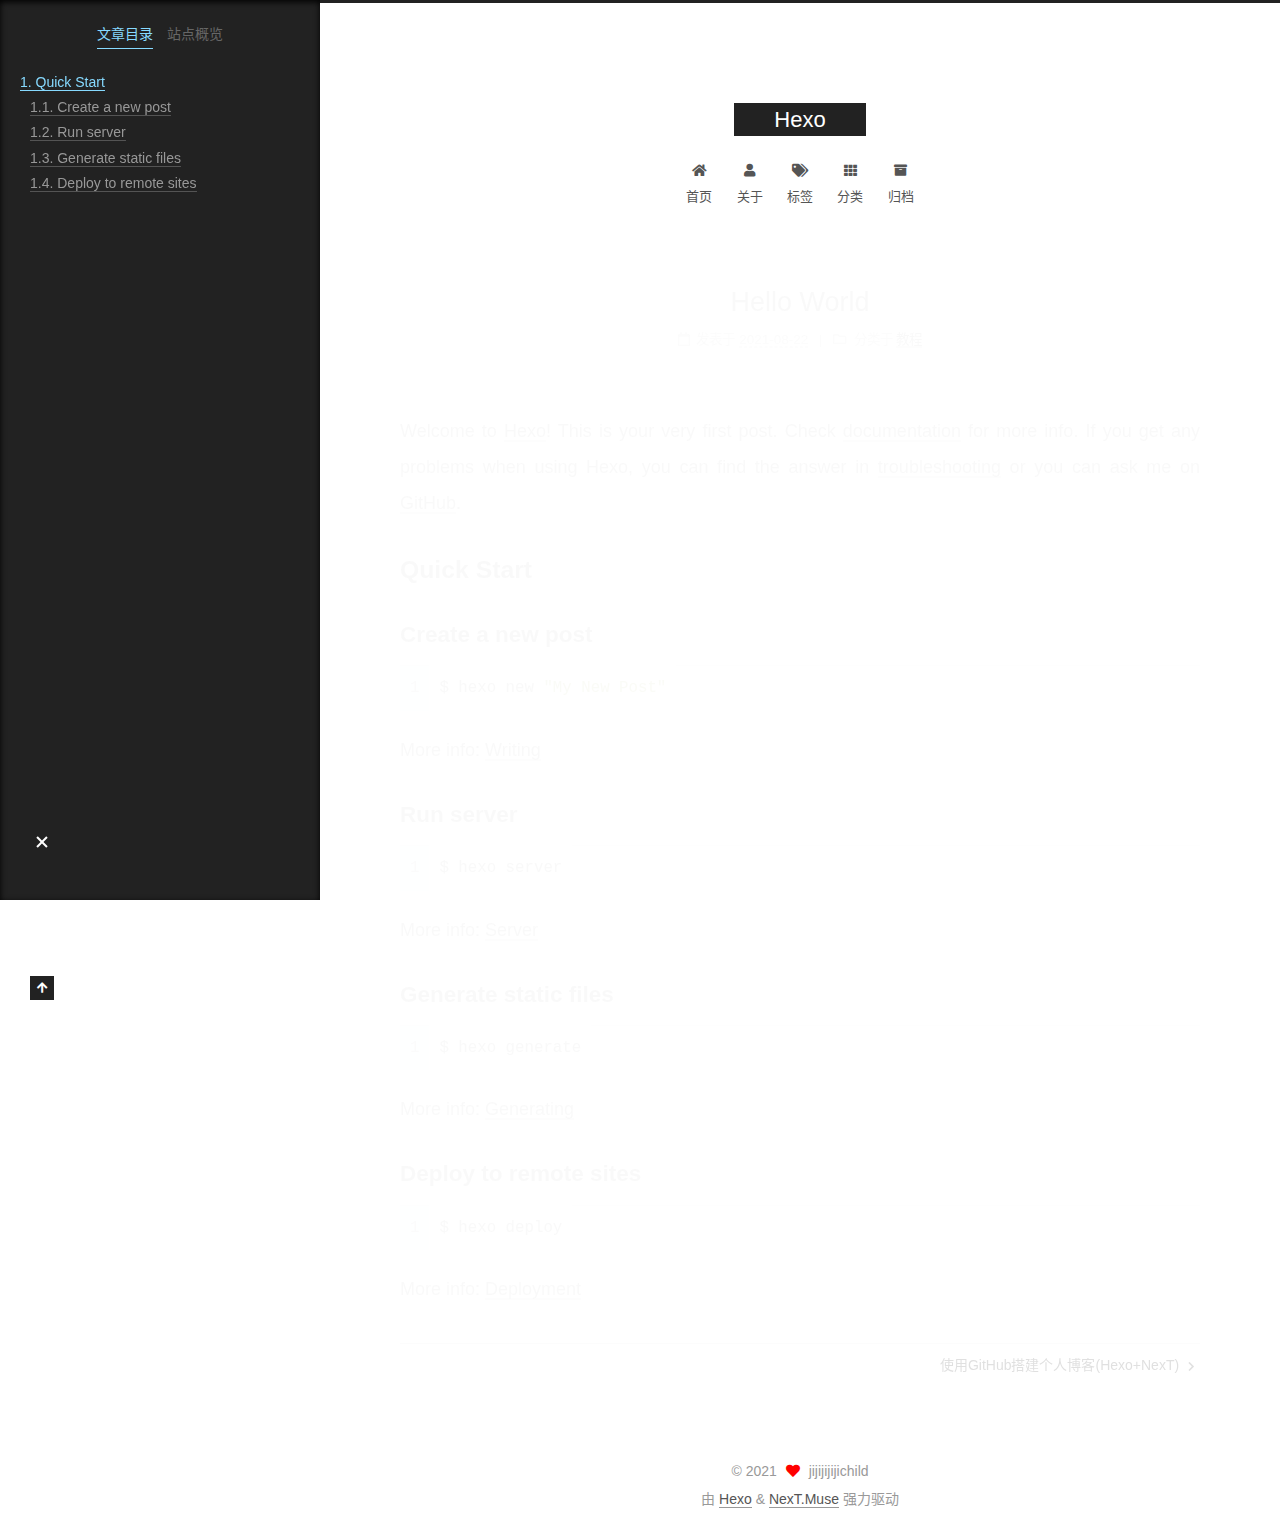
<file: 2021/08/22/hello-world/index.html>
<!DOCTYPE html>
<html lang="zh-CN">
<head>
  <meta charset="UTF-8">
<meta name="viewport" content="width=device-width, initial-scale=1, maximum-scale=2">
<meta name="theme-color" content="#222">
<meta name="generator" content="Hexo 5.4.0">
  <link rel="apple-touch-icon" sizes="180x180" href="/images/apple-touch-icon-next.png">
  <link rel="icon" type="image/png" sizes="32x32" href="/images/favicon-32x32-next.png">
  <link rel="icon" type="image/png" sizes="16x16" href="/images/favicon-16x16-next.png">
  <link rel="mask-icon" href="/images/logo.svg" color="#222">

<link rel="stylesheet" href="/css/main.css">


<link rel="stylesheet" href="/lib/font-awesome/css/all.min.css">

<script id="hexo-configurations">
    var NexT = window.NexT || {};
    var CONFIG = {"hostname":"example.com","root":"/","scheme":"Muse","version":"7.8.0","exturl":false,"sidebar":{"position":"left","display":"post","padding":18,"offset":12,"onmobile":false},"copycode":{"enable":false,"show_result":false,"style":null},"back2top":{"enable":true,"sidebar":false,"scrollpercent":false},"bookmark":{"enable":false,"color":"#222","save":"auto"},"fancybox":false,"mediumzoom":false,"lazyload":false,"pangu":false,"comments":{"style":"tabs","active":null,"storage":true,"lazyload":false,"nav":null},"algolia":{"hits":{"per_page":10},"labels":{"input_placeholder":"Search for Posts","hits_empty":"We didn't find any results for the search: ${query}","hits_stats":"${hits} results found in ${time} ms"}},"localsearch":{"enable":false,"trigger":"auto","top_n_per_article":1,"unescape":false,"preload":false},"motion":{"enable":true,"async":false,"transition":{"post_block":"fadeIn","post_header":"slideDownIn","post_body":"slideDownIn","coll_header":"slideLeftIn","sidebar":"slideUpIn"}}};
  </script>

  <meta name="description" content="Welcome to Hexo! This is your very first post. Check documentation for more info. If you get any problems when using Hexo, you can find the answer in troubleshooting or you can ask me on GitHub.">
<meta property="og:type" content="article">
<meta property="og:title" content="Hello World">
<meta property="og:url" content="http://example.com/2021/08/22/hello-world/index.html">
<meta property="og:site_name" content="Hexo">
<meta property="og:description" content="Welcome to Hexo! This is your very first post. Check documentation for more info. If you get any problems when using Hexo, you can find the answer in troubleshooting or you can ask me on GitHub.">
<meta property="og:locale" content="zh_CN">
<meta property="article:published_time" content="2021-08-22T05:12:52.413Z">
<meta property="article:modified_time" content="2021-08-22T15:31:12.170Z">
<meta property="article:author" content="jijijijijichild">
<meta name="twitter:card" content="summary">

<link rel="canonical" href="http://example.com/2021/08/22/hello-world/">


<script id="page-configurations">
  // https://hexo.io/docs/variables.html
  CONFIG.page = {
    sidebar: "",
    isHome : false,
    isPost : true,
    lang   : 'zh-CN'
  };
</script>

  <title>Hello World | Hexo</title>
  






  <noscript>
  <style>
  .use-motion .brand,
  .use-motion .menu-item,
  .sidebar-inner,
  .use-motion .post-block,
  .use-motion .pagination,
  .use-motion .comments,
  .use-motion .post-header,
  .use-motion .post-body,
  .use-motion .collection-header { opacity: initial; }

  .use-motion .site-title,
  .use-motion .site-subtitle {
    opacity: initial;
    top: initial;
  }

  .use-motion .logo-line-before i { left: initial; }
  .use-motion .logo-line-after i { right: initial; }
  </style>
</noscript>

</head>

<body itemscope itemtype="http://schema.org/WebPage">
  <div class="container use-motion">
    <div class="headband"></div>

    <header class="header" itemscope itemtype="http://schema.org/WPHeader">
      <div class="header-inner"><div class="site-brand-container">
  <div class="site-nav-toggle">
    <div class="toggle" aria-label="切换导航栏">
      <span class="toggle-line toggle-line-first"></span>
      <span class="toggle-line toggle-line-middle"></span>
      <span class="toggle-line toggle-line-last"></span>
    </div>
  </div>

  <div class="site-meta">

    <a href="/" class="brand" rel="start">
      <span class="logo-line-before"><i></i></span>
      <h1 class="site-title">Hexo</h1>
      <span class="logo-line-after"><i></i></span>
    </a>
  </div>

  <div class="site-nav-right">
    <div class="toggle popup-trigger">
    </div>
  </div>
</div>




<nav class="site-nav">
  <ul id="menu" class="main-menu menu">
        <li class="menu-item menu-item-home">

    <a href="/" rel="section"><i class="fa fa-home fa-fw"></i>首页</a>

  </li>
        <li class="menu-item menu-item-about">

    <a href="/about/" rel="section"><i class="fa fa-user fa-fw"></i>关于</a>

  </li>
        <li class="menu-item menu-item-tags">

    <a href="/tags/" rel="section"><i class="fa fa-tags fa-fw"></i>标签</a>

  </li>
        <li class="menu-item menu-item-categories">

    <a href="/categories/" rel="section"><i class="fa fa-th fa-fw"></i>分类</a>

  </li>
        <li class="menu-item menu-item-archives">

    <a href="/archives/" rel="section"><i class="fa fa-archive fa-fw"></i>归档</a>

  </li>
  </ul>
</nav>




</div>
    </header>

    
  <div class="back-to-top">
    <i class="fa fa-arrow-up"></i>
    <span>0%</span>
  </div>


    <main class="main">
      <div class="main-inner">
        <div class="content-wrap">
          

          <div class="content post posts-expand">
            

    
  
  
  <article itemscope itemtype="http://schema.org/Article" class="post-block" lang="zh-CN">
    <link itemprop="mainEntityOfPage" href="http://example.com/2021/08/22/hello-world/">

    <span hidden itemprop="author" itemscope itemtype="http://schema.org/Person">
      <meta itemprop="image" content="/images/avatar.gif">
      <meta itemprop="name" content="jijijijijichild">
      <meta itemprop="description" content="">
    </span>

    <span hidden itemprop="publisher" itemscope itemtype="http://schema.org/Organization">
      <meta itemprop="name" content="Hexo">
    </span>
      <header class="post-header">
        <h1 class="post-title" itemprop="name headline">
          Hello World
        </h1>

        <div class="post-meta">
            <span class="post-meta-item">
              <span class="post-meta-item-icon">
                <i class="far fa-calendar"></i>
              </span>
              <span class="post-meta-item-text">发表于</span>
              

              <time title="创建时间：2021-08-22 13:12:52 / 修改时间：23:31:12" itemprop="dateCreated datePublished" datetime="2021-08-22T13:12:52+08:00">2021-08-22</time>
            </span>
            <span class="post-meta-item">
              <span class="post-meta-item-icon">
                <i class="far fa-folder"></i>
              </span>
              <span class="post-meta-item-text">分类于</span>
                <span itemprop="about" itemscope itemtype="http://schema.org/Thing">
                  <a href="/categories/%E6%95%99%E7%A8%8B/" itemprop="url" rel="index"><span itemprop="name">教程</span></a>
                </span>
            </span>

          

        </div>
      </header>

    
    
    
    <div class="post-body" itemprop="articleBody">

      
        <p>Welcome to <a target="_blank" rel="noopener" href="https://hexo.io/">Hexo</a>! This is your very first post. Check <a target="_blank" rel="noopener" href="https://hexo.io/docs/">documentation</a> for more info. If you get any problems when using Hexo, you can find the answer in <a target="_blank" rel="noopener" href="https://hexo.io/docs/troubleshooting.html">troubleshooting</a> or you can ask me on <a target="_blank" rel="noopener" href="https://github.com/hexojs/hexo/issues">GitHub</a>.</p>
<span id="more"></span>

<h2 id="Quick-Start"><a href="#Quick-Start" class="headerlink" title="Quick Start"></a>Quick Start</h2><h3 id="Create-a-new-post"><a href="#Create-a-new-post" class="headerlink" title="Create a new post"></a>Create a new post</h3><figure class="highlight bash"><table><tr><td class="gutter"><pre><span class="line">1</span><br></pre></td><td class="code"><pre><span class="line">$ hexo new <span class="string">&quot;My New Post&quot;</span></span><br></pre></td></tr></table></figure>

<p>More info: <a target="_blank" rel="noopener" href="https://hexo.io/docs/writing.html">Writing</a></p>
<h3 id="Run-server"><a href="#Run-server" class="headerlink" title="Run server"></a>Run server</h3><figure class="highlight bash"><table><tr><td class="gutter"><pre><span class="line">1</span><br></pre></td><td class="code"><pre><span class="line">$ hexo server</span><br></pre></td></tr></table></figure>

<p>More info: <a target="_blank" rel="noopener" href="https://hexo.io/docs/server.html">Server</a></p>
<h3 id="Generate-static-files"><a href="#Generate-static-files" class="headerlink" title="Generate static files"></a>Generate static files</h3><figure class="highlight bash"><table><tr><td class="gutter"><pre><span class="line">1</span><br></pre></td><td class="code"><pre><span class="line">$ hexo generate</span><br></pre></td></tr></table></figure>

<p>More info: <a target="_blank" rel="noopener" href="https://hexo.io/docs/generating.html">Generating</a></p>
<h3 id="Deploy-to-remote-sites"><a href="#Deploy-to-remote-sites" class="headerlink" title="Deploy to remote sites"></a>Deploy to remote sites</h3><figure class="highlight bash"><table><tr><td class="gutter"><pre><span class="line">1</span><br></pre></td><td class="code"><pre><span class="line">$ hexo deploy</span><br></pre></td></tr></table></figure>

<p>More info: <a target="_blank" rel="noopener" href="https://hexo.io/docs/one-command-deployment.html">Deployment</a></p>

    </div>

    
    
    

      <footer class="post-footer">

        


        
    <div class="post-nav">
      <div class="post-nav-item"></div>
      <div class="post-nav-item">
    <a href="/2021/08/22/%E4%BD%BF%E7%94%A8GitHub%E6%90%AD%E5%BB%BA%E4%B8%AA%E4%BA%BA%E5%8D%9A%E5%AE%A2-Hexo-NexT/" rel="next" title="使用GitHub搭建个人博客(Hexo+NexT)">
      使用GitHub搭建个人博客(Hexo+NexT) <i class="fa fa-chevron-right"></i>
    </a></div>
    </div>
      </footer>
    
  </article>
  
  
  



          </div>
          

<script>
  window.addEventListener('tabs:register', () => {
    let { activeClass } = CONFIG.comments;
    if (CONFIG.comments.storage) {
      activeClass = localStorage.getItem('comments_active') || activeClass;
    }
    if (activeClass) {
      let activeTab = document.querySelector(`a[href="#comment-${activeClass}"]`);
      if (activeTab) {
        activeTab.click();
      }
    }
  });
  if (CONFIG.comments.storage) {
    window.addEventListener('tabs:click', event => {
      if (!event.target.matches('.tabs-comment .tab-content .tab-pane')) return;
      let commentClass = event.target.classList[1];
      localStorage.setItem('comments_active', commentClass);
    });
  }
</script>

        </div>
          
  
  <div class="toggle sidebar-toggle">
    <span class="toggle-line toggle-line-first"></span>
    <span class="toggle-line toggle-line-middle"></span>
    <span class="toggle-line toggle-line-last"></span>
  </div>

  <aside class="sidebar">
    <div class="sidebar-inner">

      <ul class="sidebar-nav motion-element">
        <li class="sidebar-nav-toc">
          文章目录
        </li>
        <li class="sidebar-nav-overview">
          站点概览
        </li>
      </ul>

      <!--noindex-->
      <div class="post-toc-wrap sidebar-panel">
          <div class="post-toc motion-element"><ol class="nav"><li class="nav-item nav-level-2"><a class="nav-link" href="#Quick-Start"><span class="nav-number">1.</span> <span class="nav-text">Quick Start</span></a><ol class="nav-child"><li class="nav-item nav-level-3"><a class="nav-link" href="#Create-a-new-post"><span class="nav-number">1.1.</span> <span class="nav-text">Create a new post</span></a></li><li class="nav-item nav-level-3"><a class="nav-link" href="#Run-server"><span class="nav-number">1.2.</span> <span class="nav-text">Run server</span></a></li><li class="nav-item nav-level-3"><a class="nav-link" href="#Generate-static-files"><span class="nav-number">1.3.</span> <span class="nav-text">Generate static files</span></a></li><li class="nav-item nav-level-3"><a class="nav-link" href="#Deploy-to-remote-sites"><span class="nav-number">1.4.</span> <span class="nav-text">Deploy to remote sites</span></a></li></ol></li></ol></div>
      </div>
      <!--/noindex-->

      <div class="site-overview-wrap sidebar-panel">
        <div class="site-author motion-element" itemprop="author" itemscope itemtype="http://schema.org/Person">
  <p class="site-author-name" itemprop="name">jijijijijichild</p>
  <div class="site-description" itemprop="description"></div>
</div>
<div class="site-state-wrap motion-element">
  <nav class="site-state">
      <div class="site-state-item site-state-posts">
          <a href="/archives/">
        
          <span class="site-state-item-count">3</span>
          <span class="site-state-item-name">日志</span>
        </a>
      </div>
      <div class="site-state-item site-state-categories">
            <a href="/categories/">
          
        <span class="site-state-item-count">1</span>
        <span class="site-state-item-name">分类</span></a>
      </div>
  </nav>
</div>



      </div>

    </div>
  </aside>
  <div id="sidebar-dimmer"></div>


      </div>
    </main>

    <footer class="footer">
      <div class="footer-inner">
        

        

<div class="copyright">
  
  &copy; 
  <span itemprop="copyrightYear">2021</span>
  <span class="with-love">
    <i class="fa fa-heart"></i>
  </span>
  <span class="author" itemprop="copyrightHolder">jijijijijichild</span>
</div>
  <div class="powered-by">由 <a href="https://hexo.io/" class="theme-link" rel="noopener" target="_blank">Hexo</a> & <a href="https://muse.theme-next.org/" class="theme-link" rel="noopener" target="_blank">NexT.Muse</a> 强力驱动
  </div>

        








      </div>
    </footer>
  </div>

  
  <script src="/lib/anime.min.js"></script>
  <script src="/lib/velocity/velocity.min.js"></script>
  <script src="/lib/velocity/velocity.ui.min.js"></script>

<script src="/js/utils.js"></script>

<script src="/js/motion.js"></script>


<script src="/js/schemes/muse.js"></script>


<script src="/js/next-boot.js"></script>




  















  

  

</body>
</html>
</file>
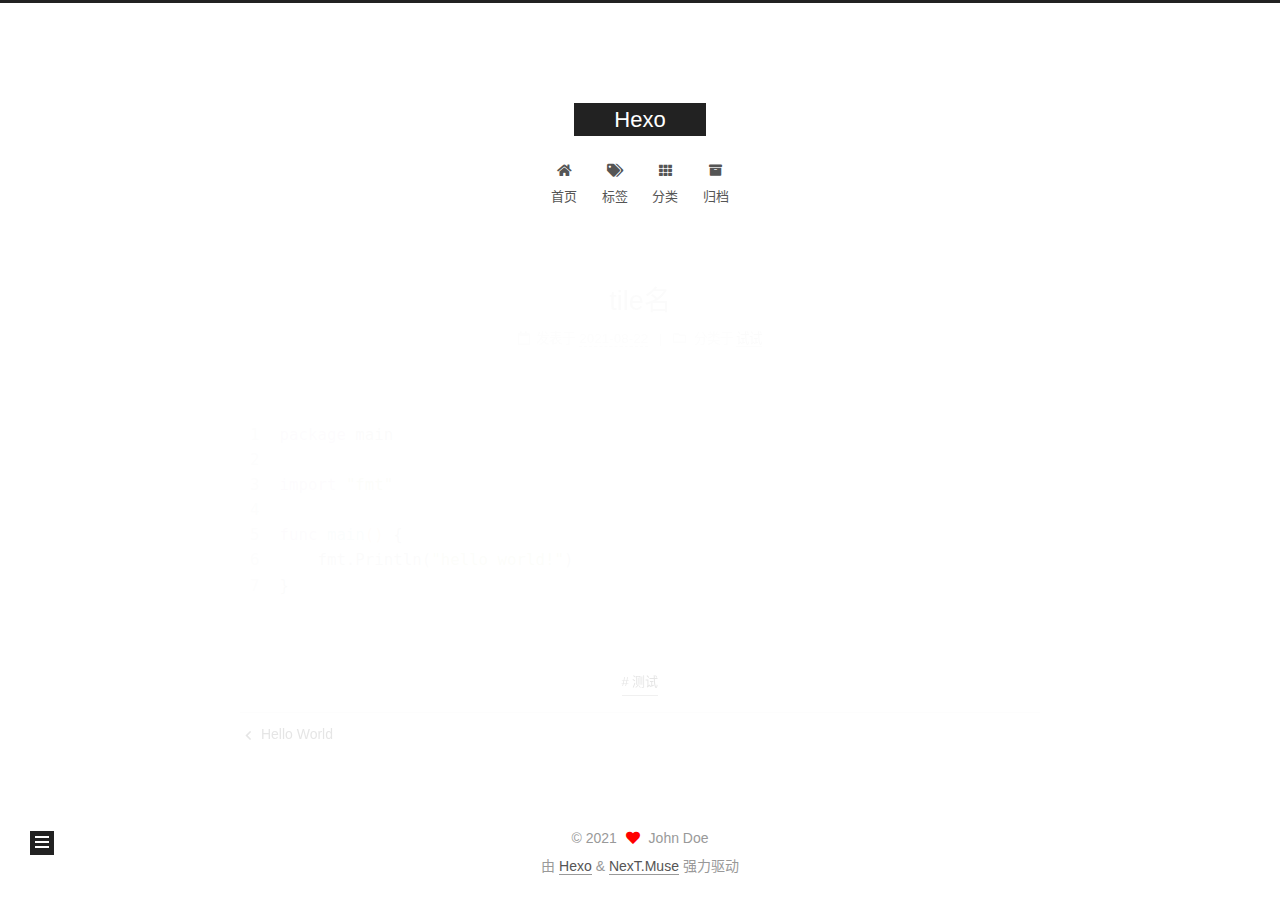
<file: 2021/08/22/tile名/index.html>
<!DOCTYPE html>
<html lang="zh-CN">
<head>
  <meta charset="UTF-8">
<meta name="viewport" content="width=device-width, initial-scale=1, maximum-scale=2">
<meta name="theme-color" content="#222">
<meta name="generator" content="Hexo 5.4.0">
  <link rel="apple-touch-icon" sizes="180x180" href="/images/apple-touch-icon-next.png">
  <link rel="icon" type="image/png" sizes="32x32" href="/images/favicon-32x32-next.png">
  <link rel="icon" type="image/png" sizes="16x16" href="/images/favicon-16x16-next.png">
  <link rel="mask-icon" href="/images/logo.svg" color="#222">

<link rel="stylesheet" href="/css/main.css">


<link rel="stylesheet" href="/lib/font-awesome/css/all.min.css">

<script id="hexo-configurations">
    var NexT = window.NexT || {};
    var CONFIG = {"hostname":"example.com","root":"/","scheme":"Muse","version":"7.8.0","exturl":false,"sidebar":{"position":"left","display":"post","padding":18,"offset":12,"onmobile":false},"copycode":{"enable":false,"show_result":false,"style":null},"back2top":{"enable":true,"sidebar":false,"scrollpercent":false},"bookmark":{"enable":false,"color":"#222","save":"auto"},"fancybox":false,"mediumzoom":false,"lazyload":false,"pangu":false,"comments":{"style":"tabs","active":null,"storage":true,"lazyload":false,"nav":null},"algolia":{"hits":{"per_page":10},"labels":{"input_placeholder":"Search for Posts","hits_empty":"We didn't find any results for the search: ${query}","hits_stats":"${hits} results found in ${time} ms"}},"localsearch":{"enable":false,"trigger":"auto","top_n_per_article":1,"unescape":false,"preload":false},"motion":{"enable":true,"async":false,"transition":{"post_block":"fadeIn","post_header":"slideDownIn","post_body":"slideDownIn","coll_header":"slideLeftIn","sidebar":"slideUpIn"}}};
  </script>

  <meta name="description" content="1234567package mainimport &quot;fmt&quot;func main() &amp;#123;    fmt.Println(&quot;hello world!&quot;)&amp;#125;">
<meta property="og:type" content="article">
<meta property="og:title" content="tile名">
<meta property="og:url" content="http://example.com/2021/08/22/tile%E5%90%8D/index.html">
<meta property="og:site_name" content="Hexo">
<meta property="og:description" content="1234567package mainimport &quot;fmt&quot;func main() &amp;#123;    fmt.Println(&quot;hello world!&quot;)&amp;#125;">
<meta property="og:locale" content="zh_CN">
<meta property="article:published_time" content="2021-08-22T08:45:57.000Z">
<meta property="article:modified_time" content="2021-08-22T10:30:11.665Z">
<meta property="article:author" content="John Doe">
<meta property="article:tag" content="测试">
<meta name="twitter:card" content="summary">

<link rel="canonical" href="http://example.com/2021/08/22/tile%E5%90%8D/">


<script id="page-configurations">
  // https://hexo.io/docs/variables.html
  CONFIG.page = {
    sidebar: "",
    isHome : false,
    isPost : true,
    lang   : 'zh-CN'
  };
</script>

  <title>tile名 | Hexo</title>
  






  <noscript>
  <style>
  .use-motion .brand,
  .use-motion .menu-item,
  .sidebar-inner,
  .use-motion .post-block,
  .use-motion .pagination,
  .use-motion .comments,
  .use-motion .post-header,
  .use-motion .post-body,
  .use-motion .collection-header { opacity: initial; }

  .use-motion .site-title,
  .use-motion .site-subtitle {
    opacity: initial;
    top: initial;
  }

  .use-motion .logo-line-before i { left: initial; }
  .use-motion .logo-line-after i { right: initial; }
  </style>
</noscript>

</head>

<body itemscope itemtype="http://schema.org/WebPage">
  <div class="container use-motion">
    <div class="headband"></div>

    <header class="header" itemscope itemtype="http://schema.org/WPHeader">
      <div class="header-inner"><div class="site-brand-container">
  <div class="site-nav-toggle">
    <div class="toggle" aria-label="切换导航栏">
      <span class="toggle-line toggle-line-first"></span>
      <span class="toggle-line toggle-line-middle"></span>
      <span class="toggle-line toggle-line-last"></span>
    </div>
  </div>

  <div class="site-meta">

    <a href="/" class="brand" rel="start">
      <span class="logo-line-before"><i></i></span>
      <h1 class="site-title">Hexo</h1>
      <span class="logo-line-after"><i></i></span>
    </a>
  </div>

  <div class="site-nav-right">
    <div class="toggle popup-trigger">
    </div>
  </div>
</div>




<nav class="site-nav">
  <ul id="menu" class="main-menu menu">
        <li class="menu-item menu-item-home">

    <a href="/" rel="section"><i class="fa fa-home fa-fw"></i>首页</a>

  </li>
        <li class="menu-item menu-item-tags">

    <a href="/tags/" rel="section"><i class="fa fa-tags fa-fw"></i>标签</a>

  </li>
        <li class="menu-item menu-item-categories">

    <a href="/categories/" rel="section"><i class="fa fa-th fa-fw"></i>分类</a>

  </li>
        <li class="menu-item menu-item-archives">

    <a href="/archives/" rel="section"><i class="fa fa-archive fa-fw"></i>归档</a>

  </li>
  </ul>
</nav>




</div>
    </header>

    
  <div class="back-to-top">
    <i class="fa fa-arrow-up"></i>
    <span>0%</span>
  </div>


    <main class="main">
      <div class="main-inner">
        <div class="content-wrap">
          

          <div class="content post posts-expand">
            

    
  
  
  <article itemscope itemtype="http://schema.org/Article" class="post-block" lang="zh-CN">
    <link itemprop="mainEntityOfPage" href="http://example.com/2021/08/22/tile%E5%90%8D/">

    <span hidden itemprop="author" itemscope itemtype="http://schema.org/Person">
      <meta itemprop="image" content="/images/avatar.gif">
      <meta itemprop="name" content="John Doe">
      <meta itemprop="description" content="">
    </span>

    <span hidden itemprop="publisher" itemscope itemtype="http://schema.org/Organization">
      <meta itemprop="name" content="Hexo">
    </span>
      <header class="post-header">
        <h1 class="post-title" itemprop="name headline">
          tile名
        </h1>

        <div class="post-meta">
            <span class="post-meta-item">
              <span class="post-meta-item-icon">
                <i class="far fa-calendar"></i>
              </span>
              <span class="post-meta-item-text">发表于</span>
              

              <time title="创建时间：2021-08-22 16:45:57 / 修改时间：18:30:11" itemprop="dateCreated datePublished" datetime="2021-08-22T16:45:57+08:00">2021-08-22</time>
            </span>
            <span class="post-meta-item">
              <span class="post-meta-item-icon">
                <i class="far fa-folder"></i>
              </span>
              <span class="post-meta-item-text">分类于</span>
                <span itemprop="about" itemscope itemtype="http://schema.org/Thing">
                  <a href="/categories/%E8%AF%95%E8%AF%95/" itemprop="url" rel="index"><span itemprop="name">试试</span></a>
                </span>
            </span>

          

        </div>
      </header>

    
    
    
    <div class="post-body" itemprop="articleBody">

      
        <figure class="highlight go"><table><tr><td class="gutter"><pre><span class="line">1</span><br><span class="line">2</span><br><span class="line">3</span><br><span class="line">4</span><br><span class="line">5</span><br><span class="line">6</span><br><span class="line">7</span><br></pre></td><td class="code"><pre><span class="line"><span class="keyword">package</span> main</span><br><span class="line"></span><br><span class="line"><span class="keyword">import</span> <span class="string">&quot;fmt&quot;</span></span><br><span class="line"></span><br><span class="line"><span class="function"><span class="keyword">func</span> <span class="title">main</span><span class="params">()</span></span> &#123;</span><br><span class="line">    fmt.Println(<span class="string">&quot;hello world!&quot;</span>)</span><br><span class="line">&#125;</span><br></pre></td></tr></table></figure>

    </div>

    
    
    

      <footer class="post-footer">
          <div class="post-tags">
              <a href="/tags/%E6%B5%8B%E8%AF%95/" rel="tag"># 测试</a>
          </div>

        


        
    <div class="post-nav">
      <div class="post-nav-item">
    <a href="/2021/08/22/hello-world/" rel="prev" title="Hello World">
      <i class="fa fa-chevron-left"></i> Hello World
    </a></div>
      <div class="post-nav-item"></div>
    </div>
      </footer>
    
  </article>
  
  
  



          </div>
          

<script>
  window.addEventListener('tabs:register', () => {
    let { activeClass } = CONFIG.comments;
    if (CONFIG.comments.storage) {
      activeClass = localStorage.getItem('comments_active') || activeClass;
    }
    if (activeClass) {
      let activeTab = document.querySelector(`a[href="#comment-${activeClass}"]`);
      if (activeTab) {
        activeTab.click();
      }
    }
  });
  if (CONFIG.comments.storage) {
    window.addEventListener('tabs:click', event => {
      if (!event.target.matches('.tabs-comment .tab-content .tab-pane')) return;
      let commentClass = event.target.classList[1];
      localStorage.setItem('comments_active', commentClass);
    });
  }
</script>

        </div>
          
  
  <div class="toggle sidebar-toggle">
    <span class="toggle-line toggle-line-first"></span>
    <span class="toggle-line toggle-line-middle"></span>
    <span class="toggle-line toggle-line-last"></span>
  </div>

  <aside class="sidebar">
    <div class="sidebar-inner">

      <ul class="sidebar-nav motion-element">
        <li class="sidebar-nav-toc">
          文章目录
        </li>
        <li class="sidebar-nav-overview">
          站点概览
        </li>
      </ul>

      <!--noindex-->
      <div class="post-toc-wrap sidebar-panel">
      </div>
      <!--/noindex-->

      <div class="site-overview-wrap sidebar-panel">
        <div class="site-author motion-element" itemprop="author" itemscope itemtype="http://schema.org/Person">
  <p class="site-author-name" itemprop="name">John Doe</p>
  <div class="site-description" itemprop="description"></div>
</div>
<div class="site-state-wrap motion-element">
  <nav class="site-state">
      <div class="site-state-item site-state-posts">
          <a href="/archives/">
        
          <span class="site-state-item-count">2</span>
          <span class="site-state-item-name">日志</span>
        </a>
      </div>
      <div class="site-state-item site-state-categories">
            <a href="/categories/">
          
        <span class="site-state-item-count">2</span>
        <span class="site-state-item-name">分类</span></a>
      </div>
      <div class="site-state-item site-state-tags">
            <a href="/tags/">
          
        <span class="site-state-item-count">1</span>
        <span class="site-state-item-name">标签</span></a>
      </div>
  </nav>
</div>



      </div>

    </div>
  </aside>
  <div id="sidebar-dimmer"></div>


      </div>
    </main>

    <footer class="footer">
      <div class="footer-inner">
        

        

<div class="copyright">
  
  &copy; 
  <span itemprop="copyrightYear">2021</span>
  <span class="with-love">
    <i class="fa fa-heart"></i>
  </span>
  <span class="author" itemprop="copyrightHolder">John Doe</span>
</div>
  <div class="powered-by">由 <a href="https://hexo.io/" class="theme-link" rel="noopener" target="_blank">Hexo</a> & <a href="https://muse.theme-next.org/" class="theme-link" rel="noopener" target="_blank">NexT.Muse</a> 强力驱动
  </div>

        








      </div>
    </footer>
  </div>

  
  <script src="/lib/anime.min.js"></script>
  <script src="/lib/velocity/velocity.min.js"></script>
  <script src="/lib/velocity/velocity.ui.min.js"></script>

<script src="/js/utils.js"></script>

<script src="/js/motion.js"></script>


<script src="/js/schemes/muse.js"></script>


<script src="/js/next-boot.js"></script>




  















  

  

</body>
</html>
</file>
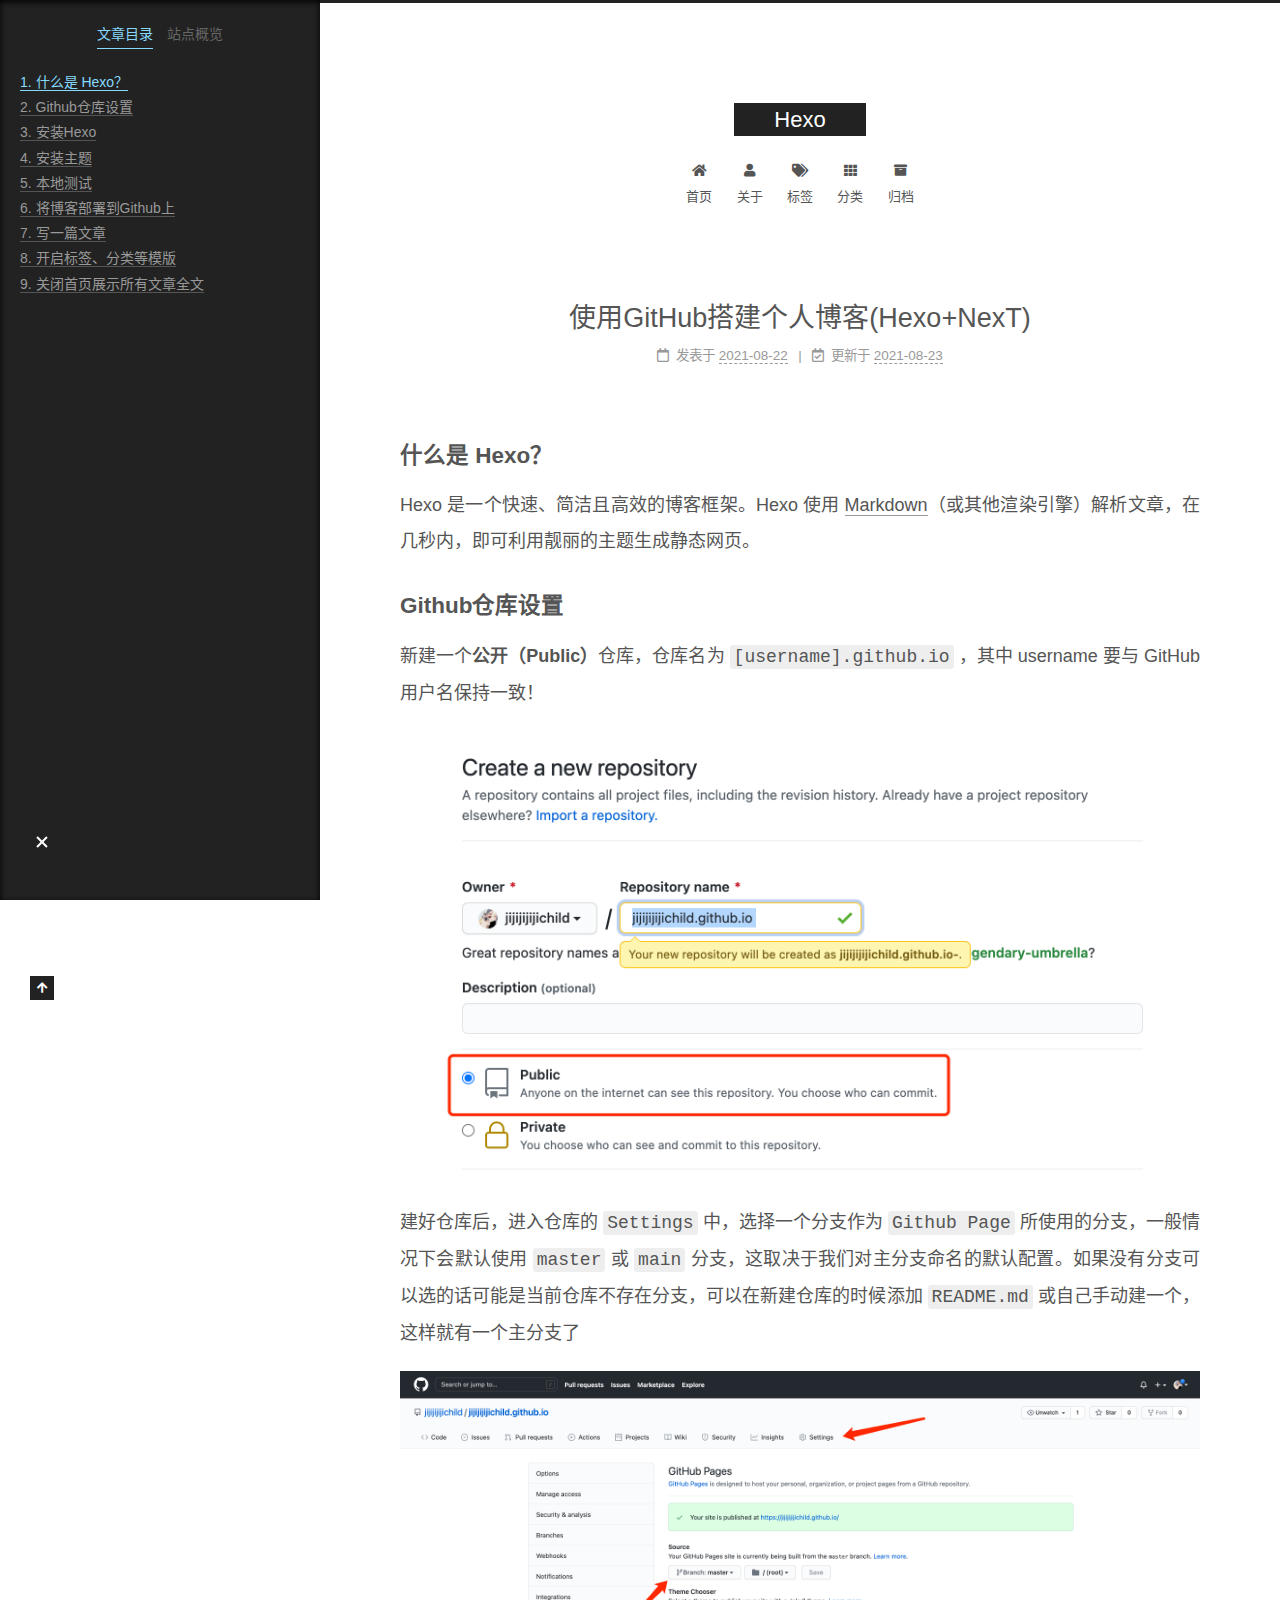
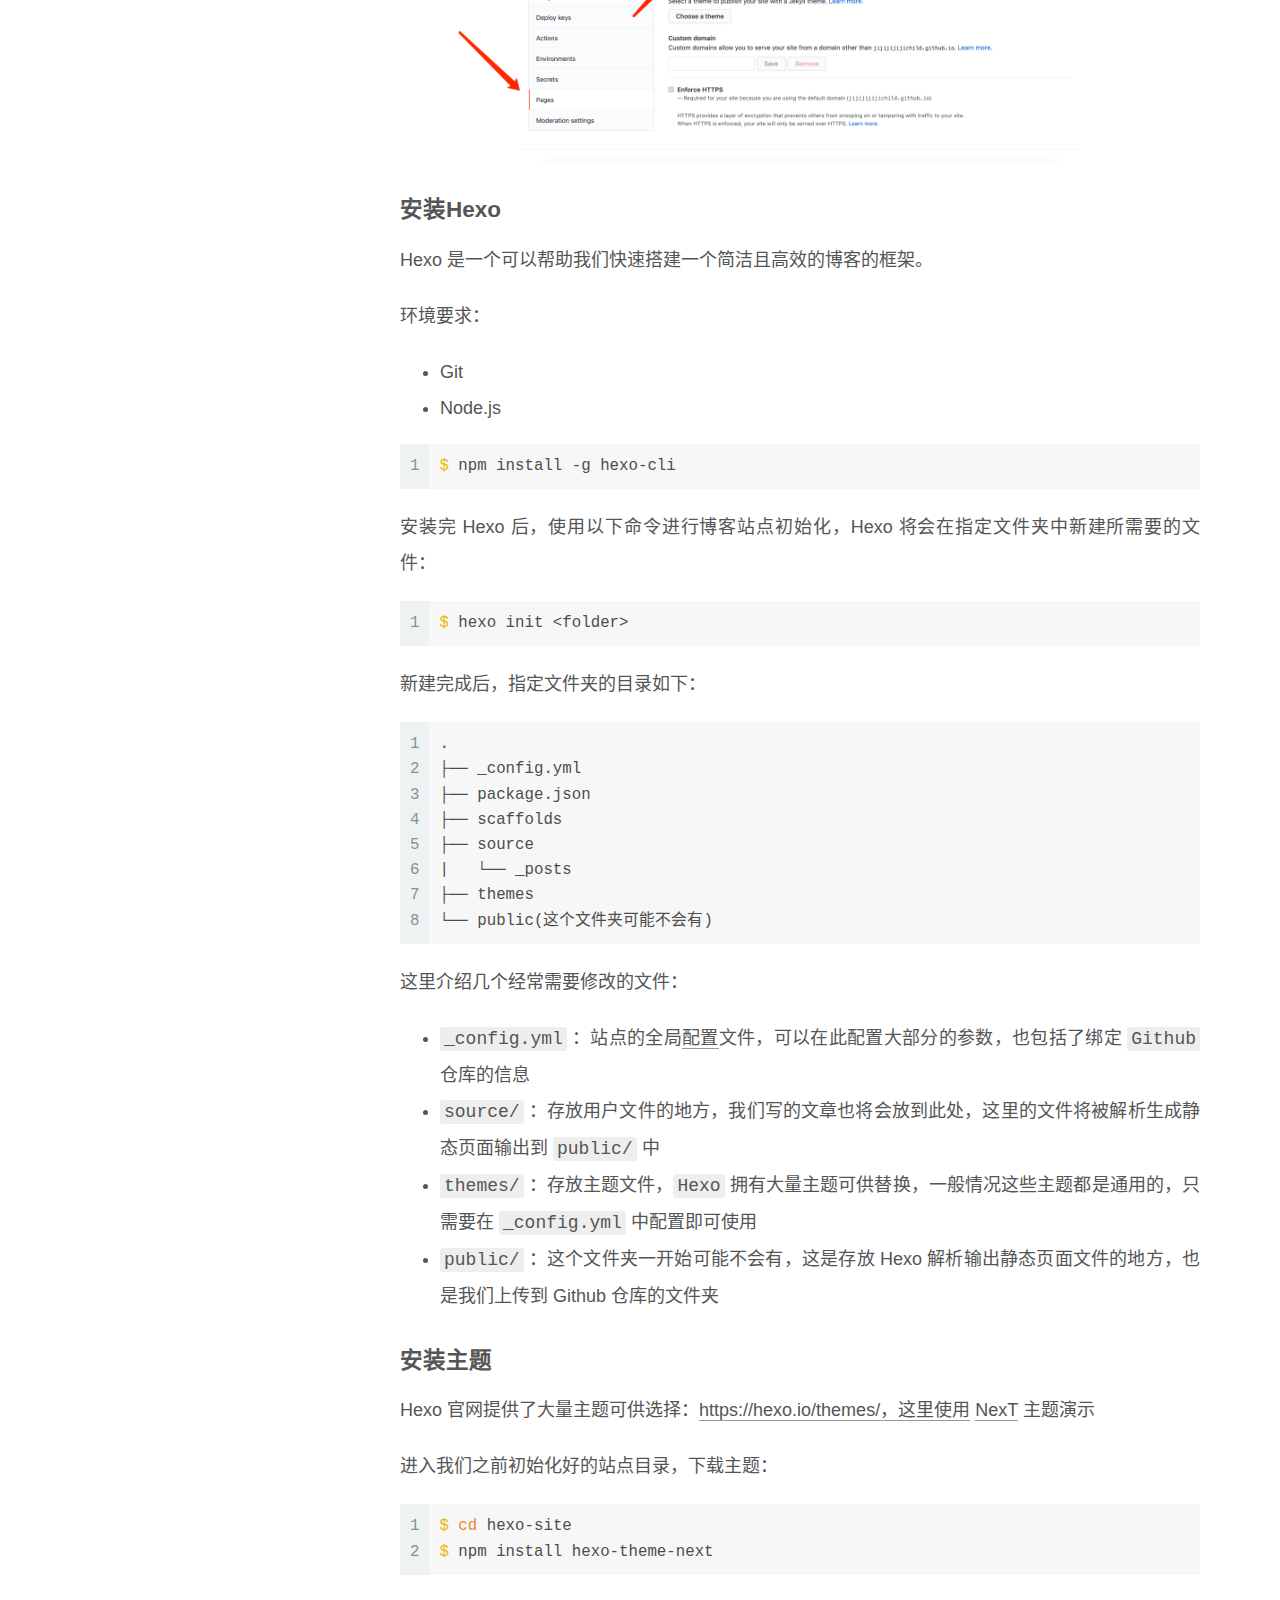
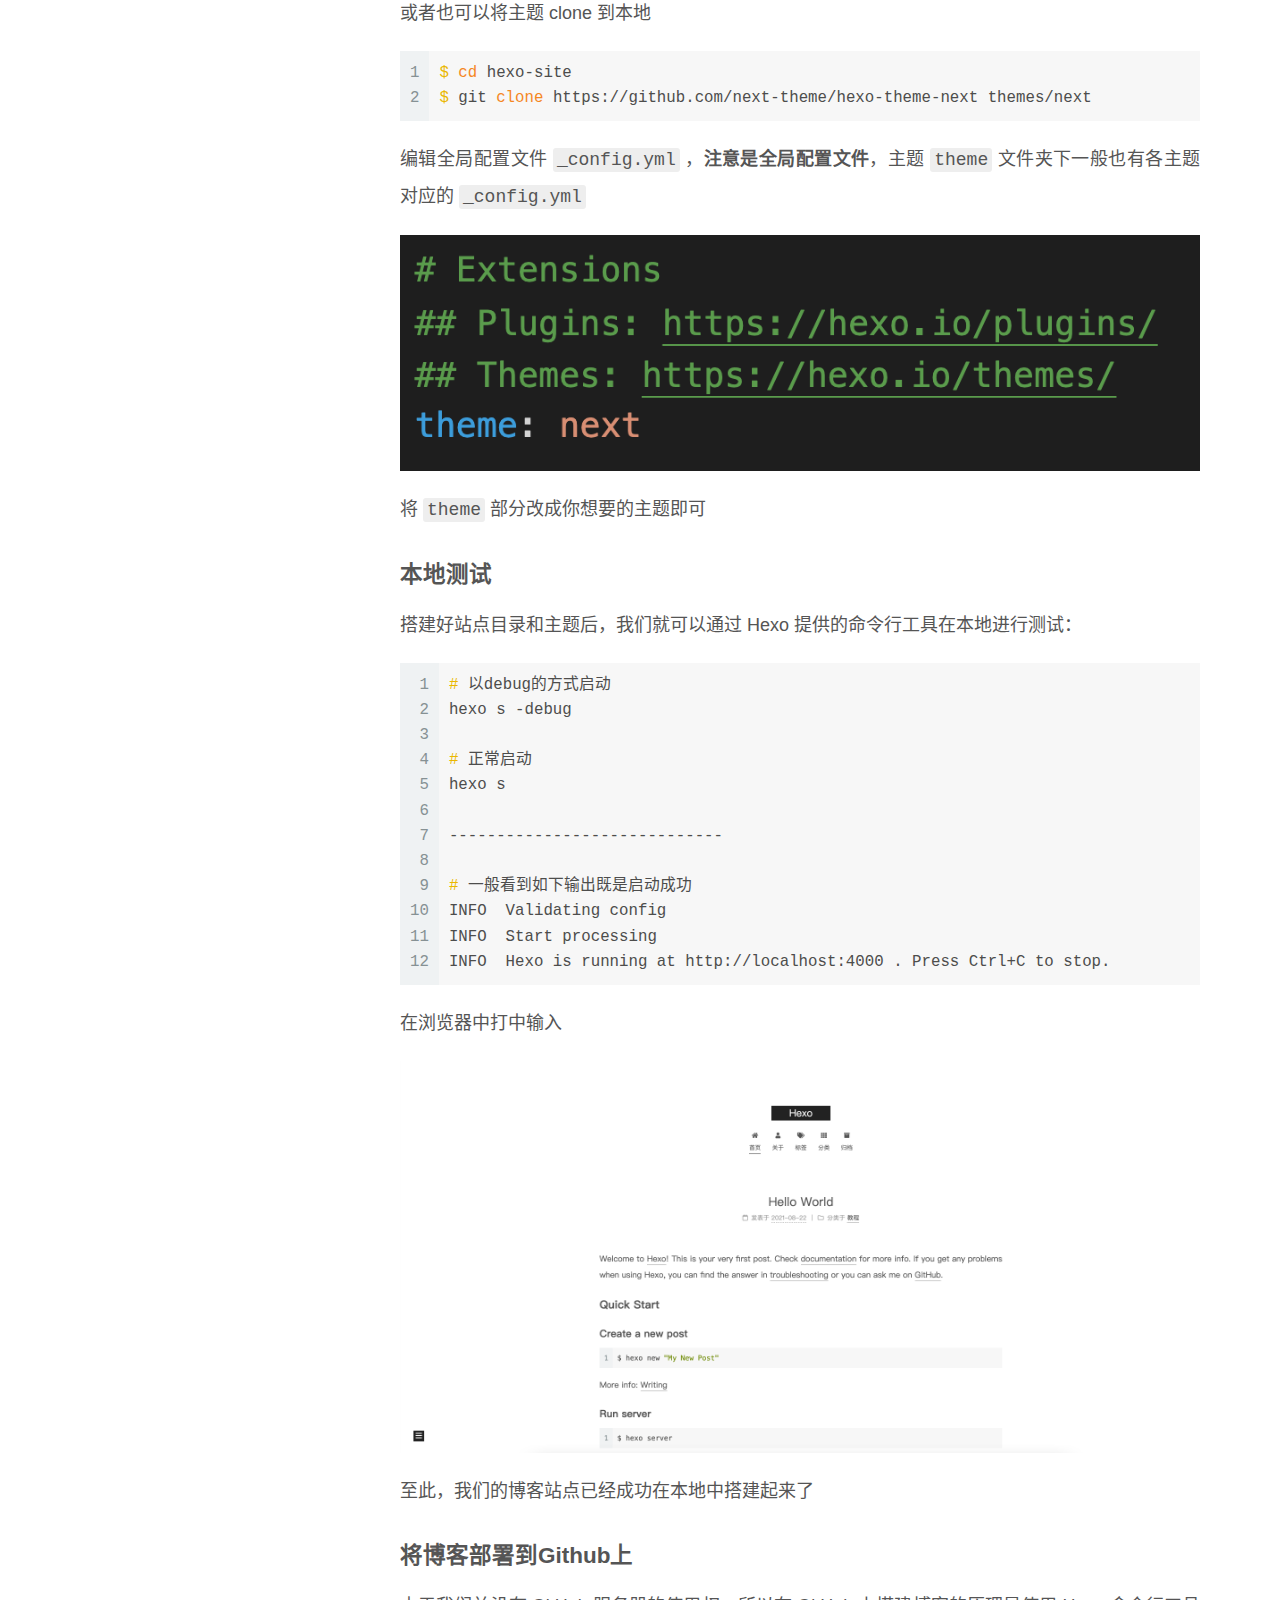
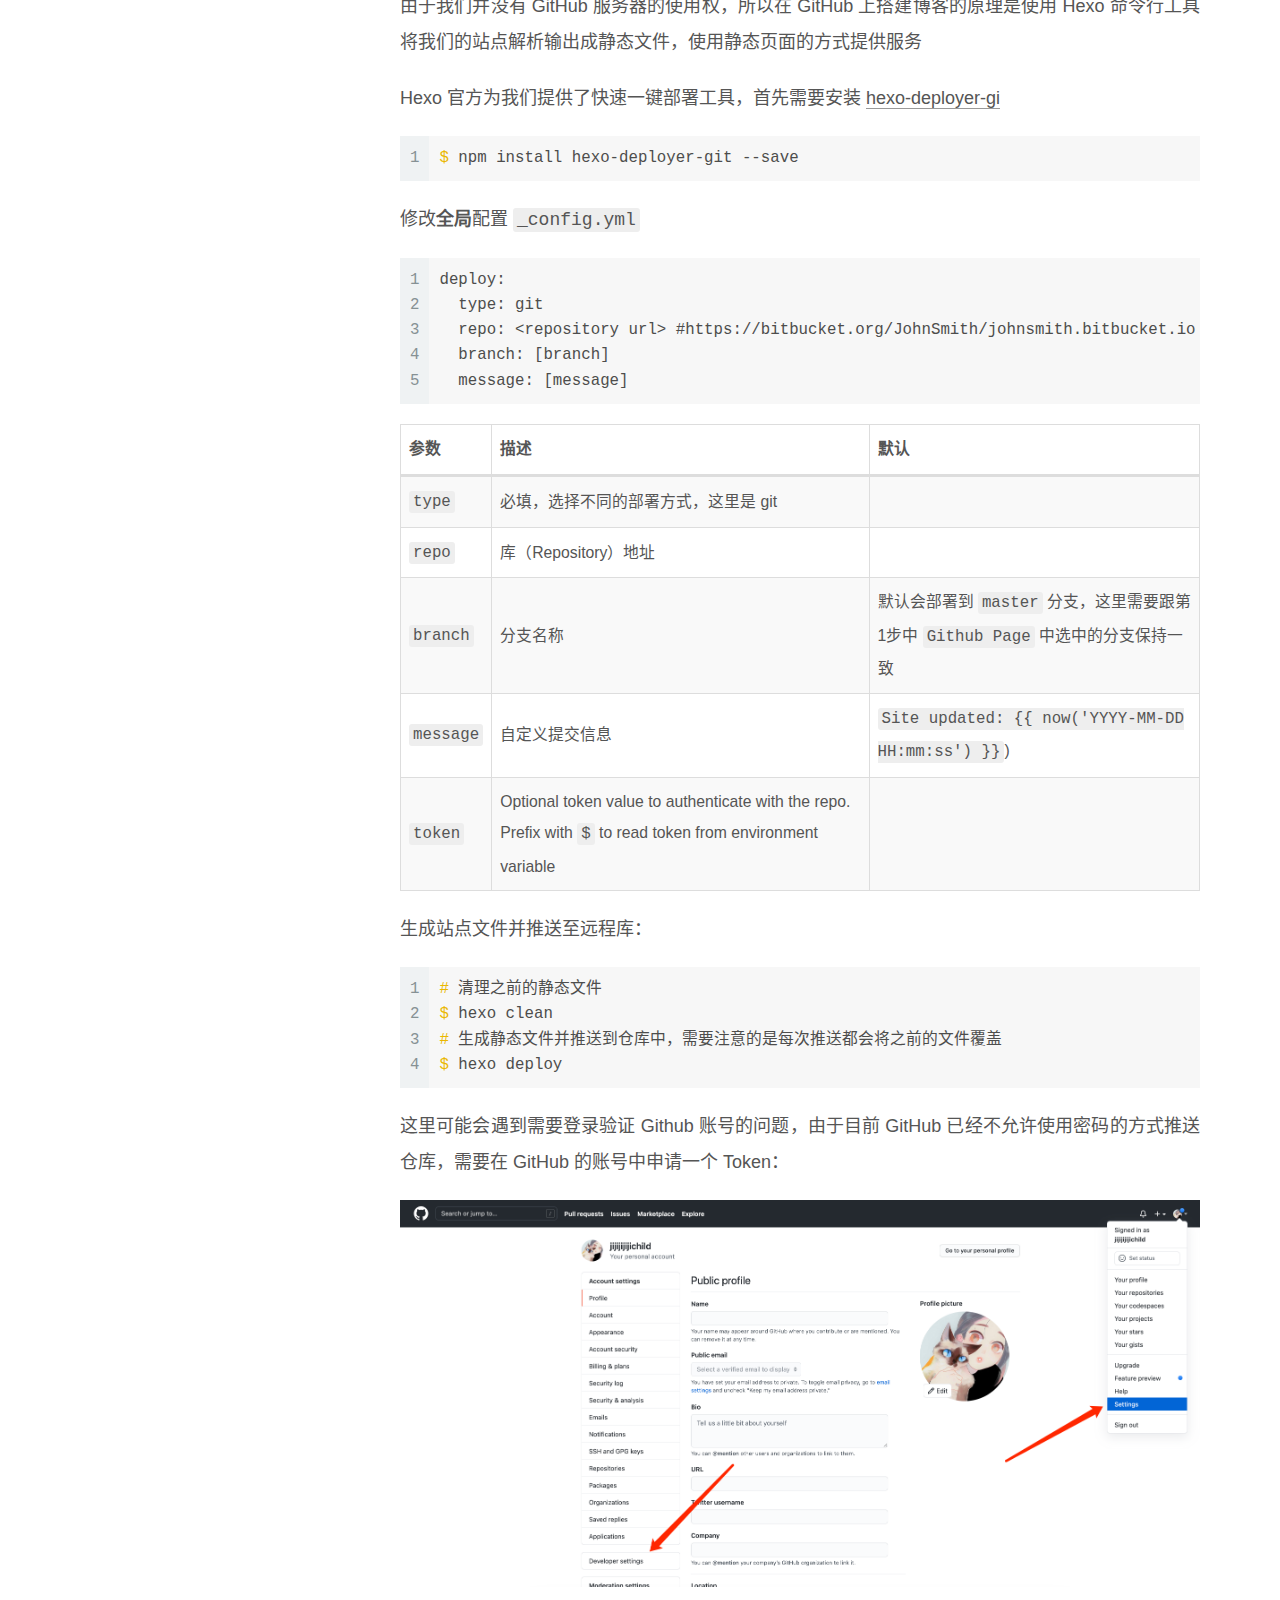
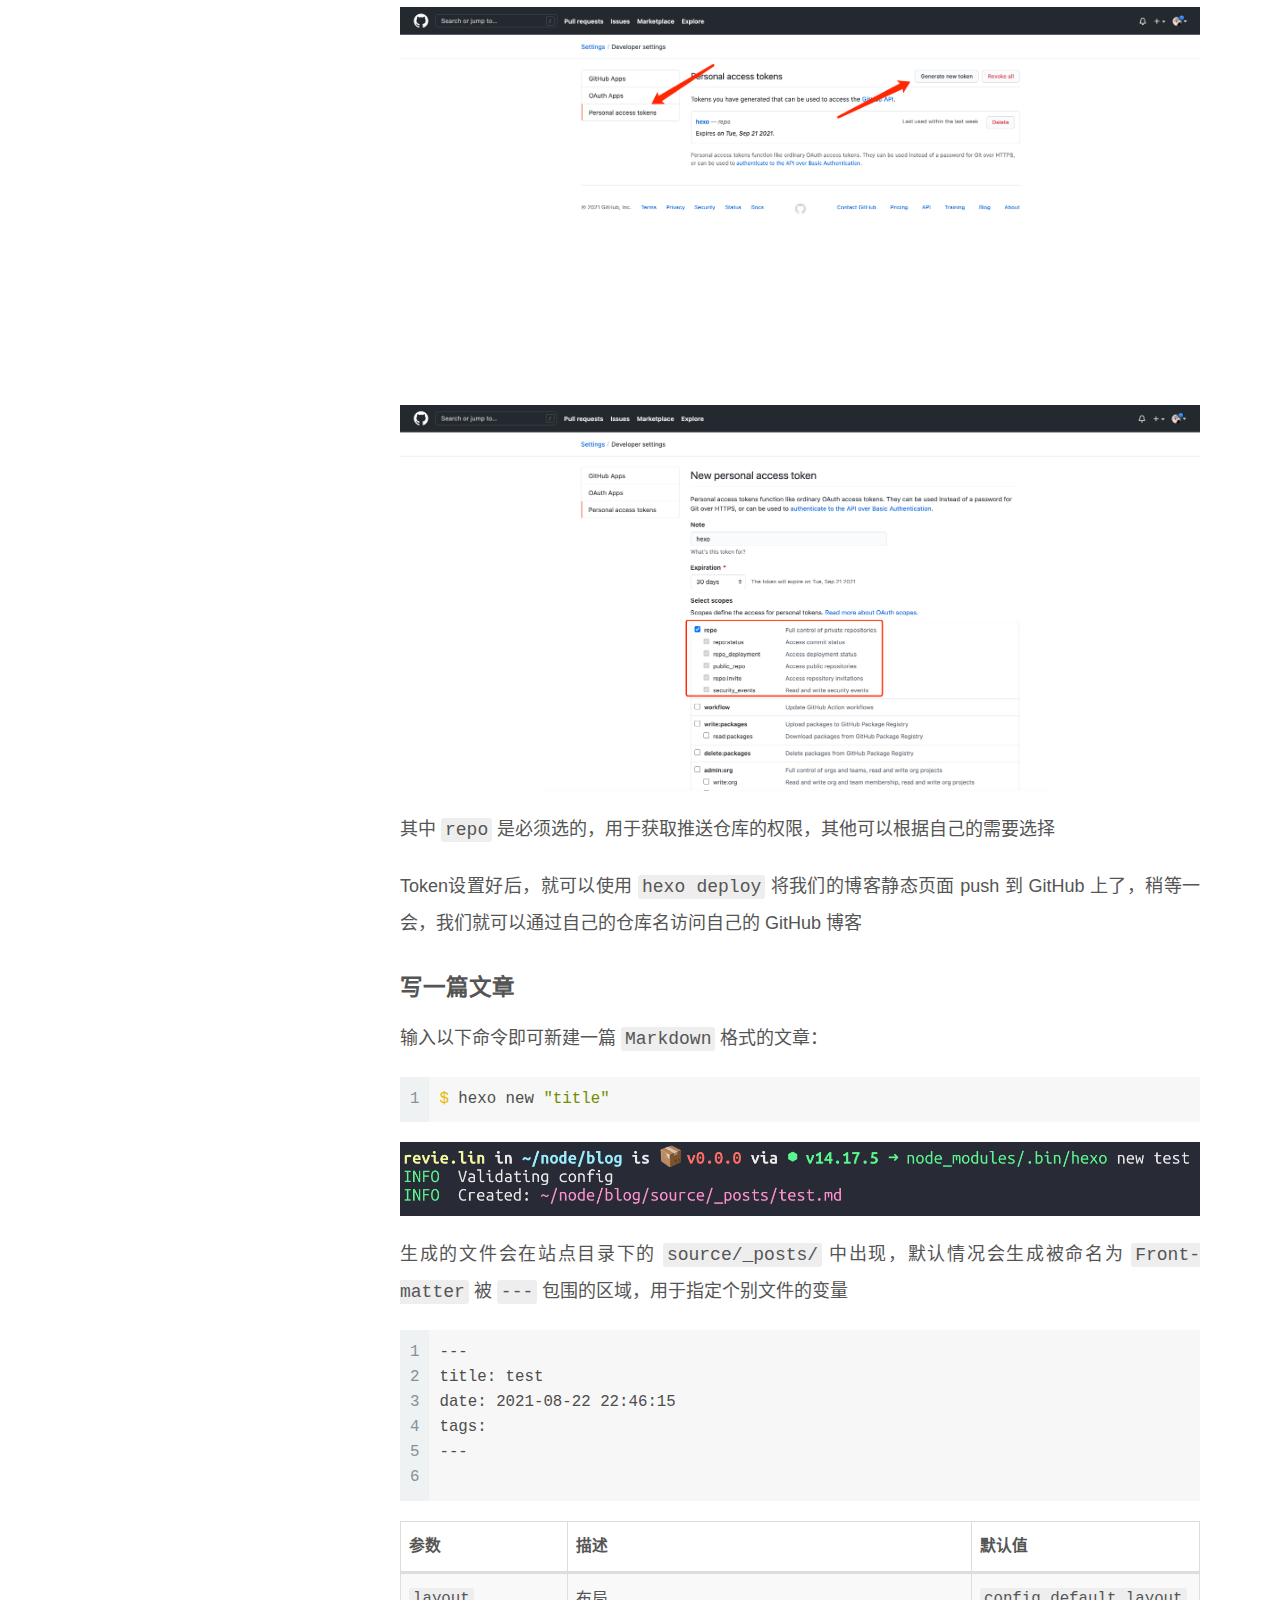
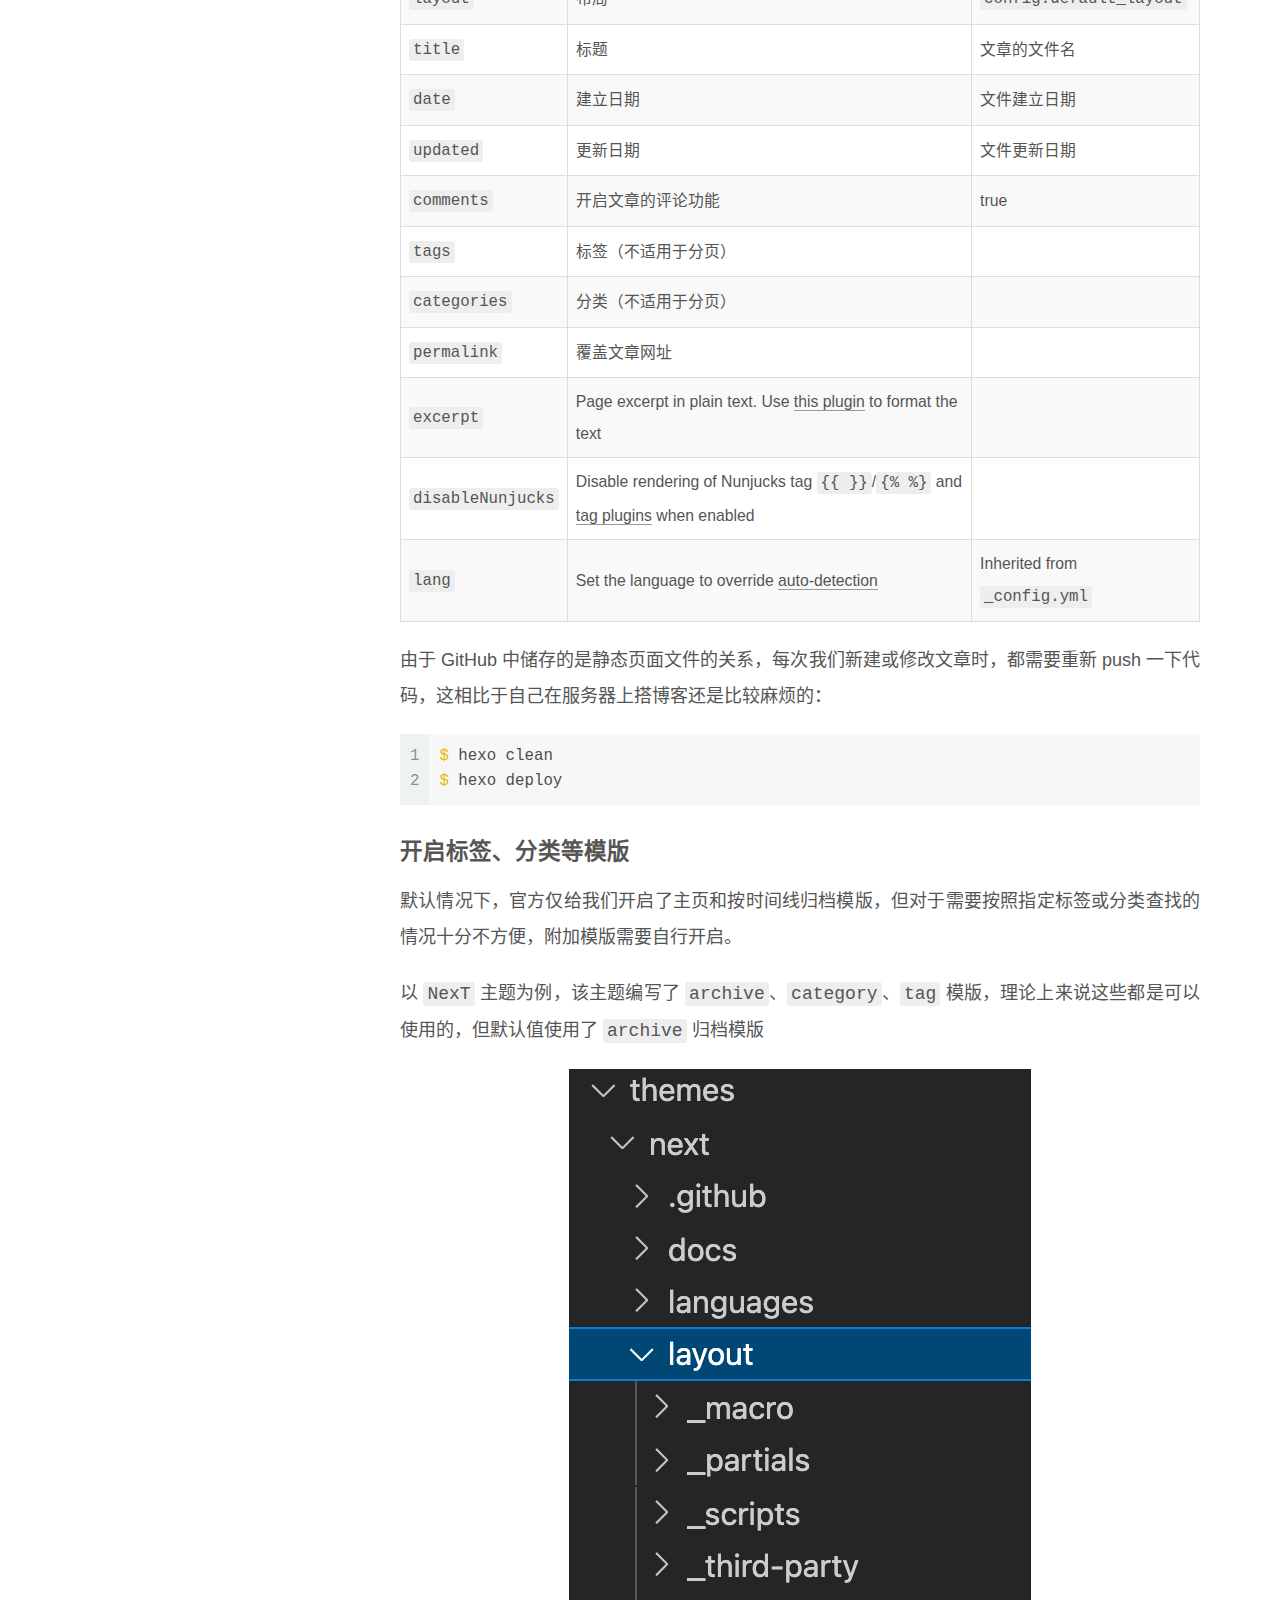
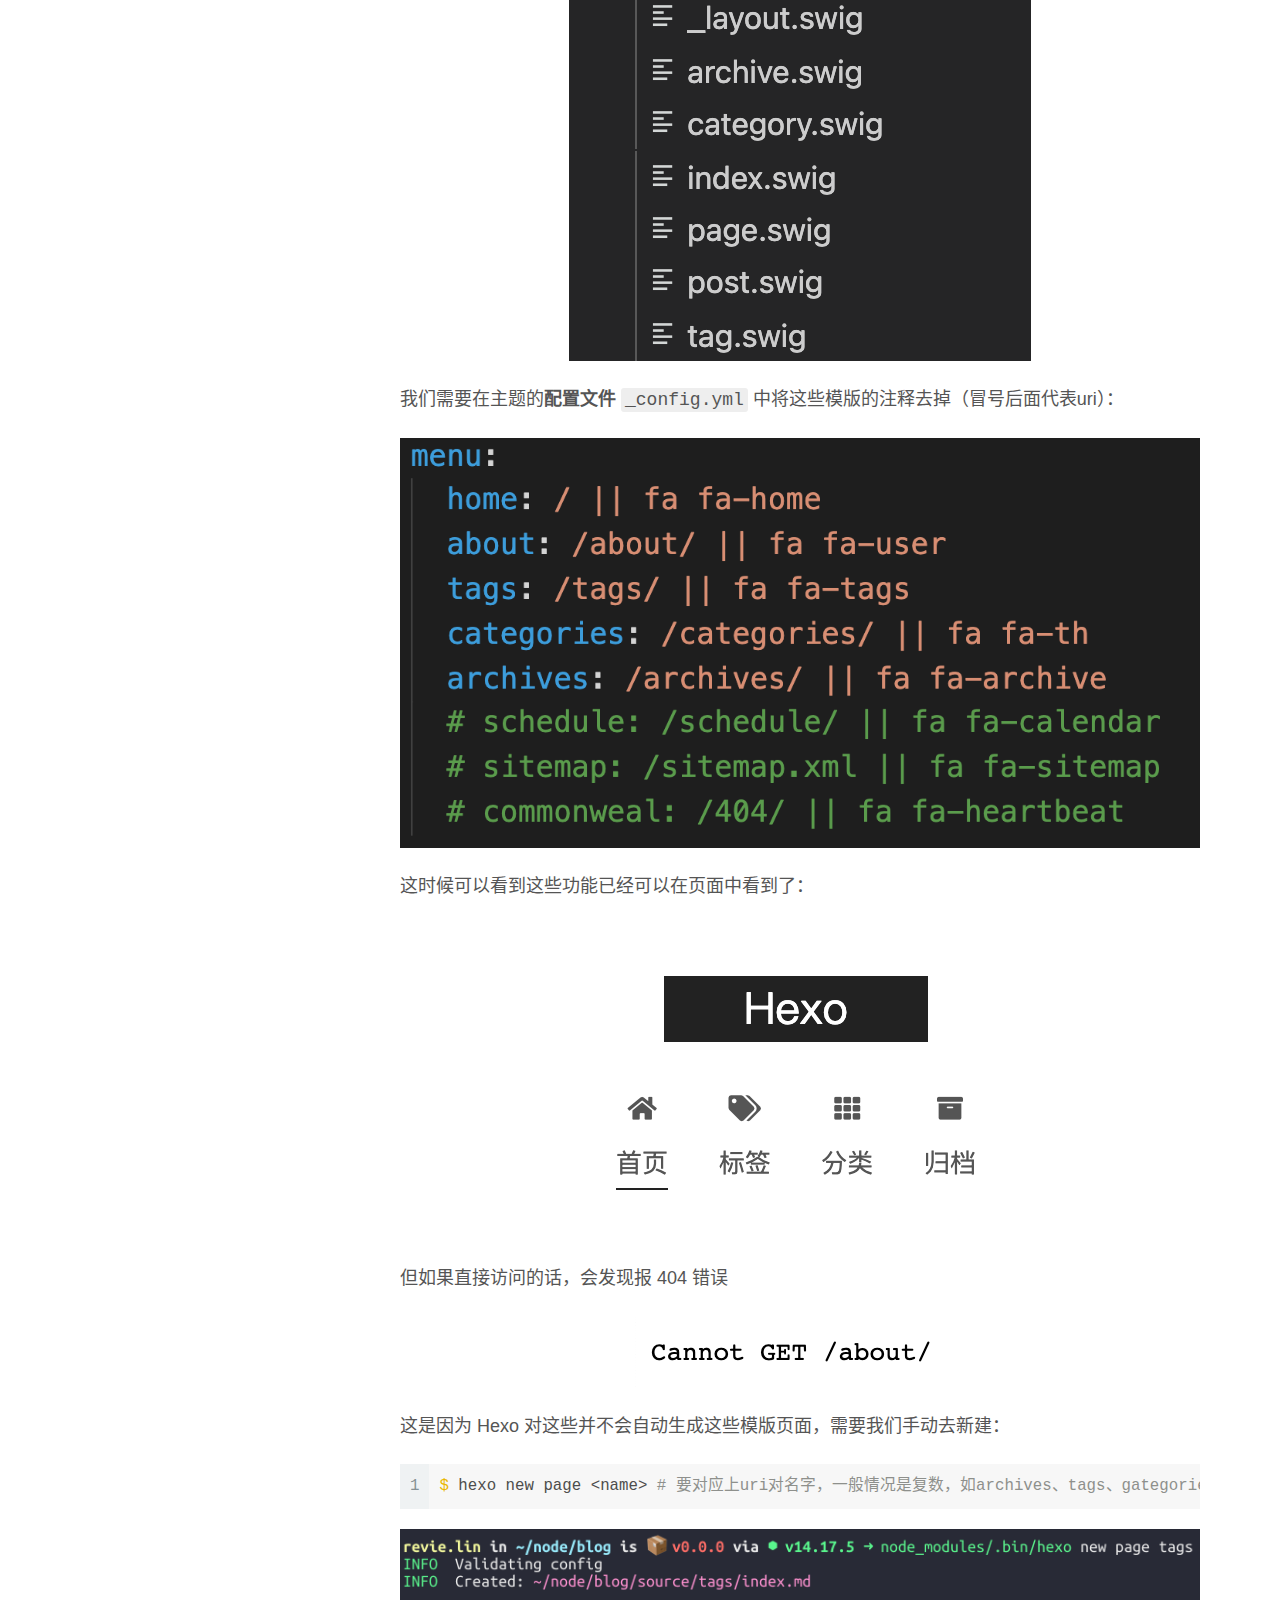
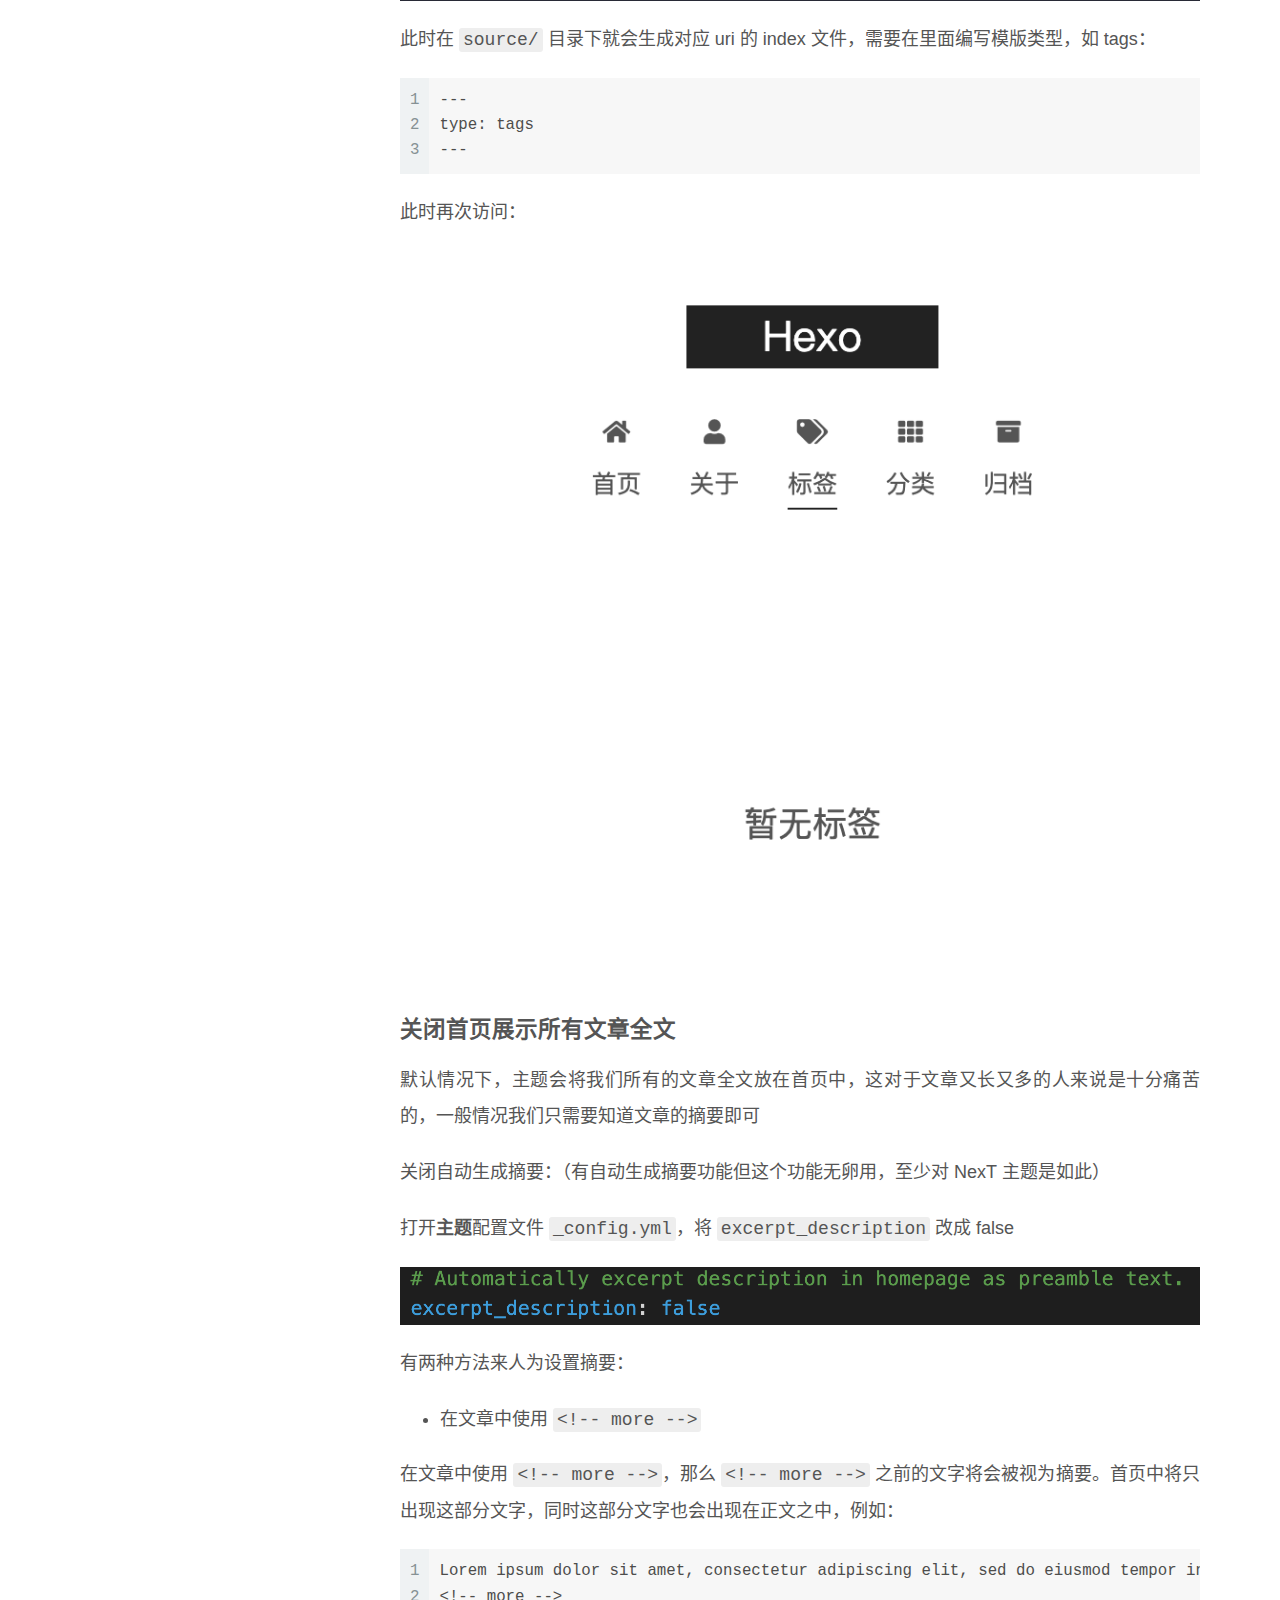
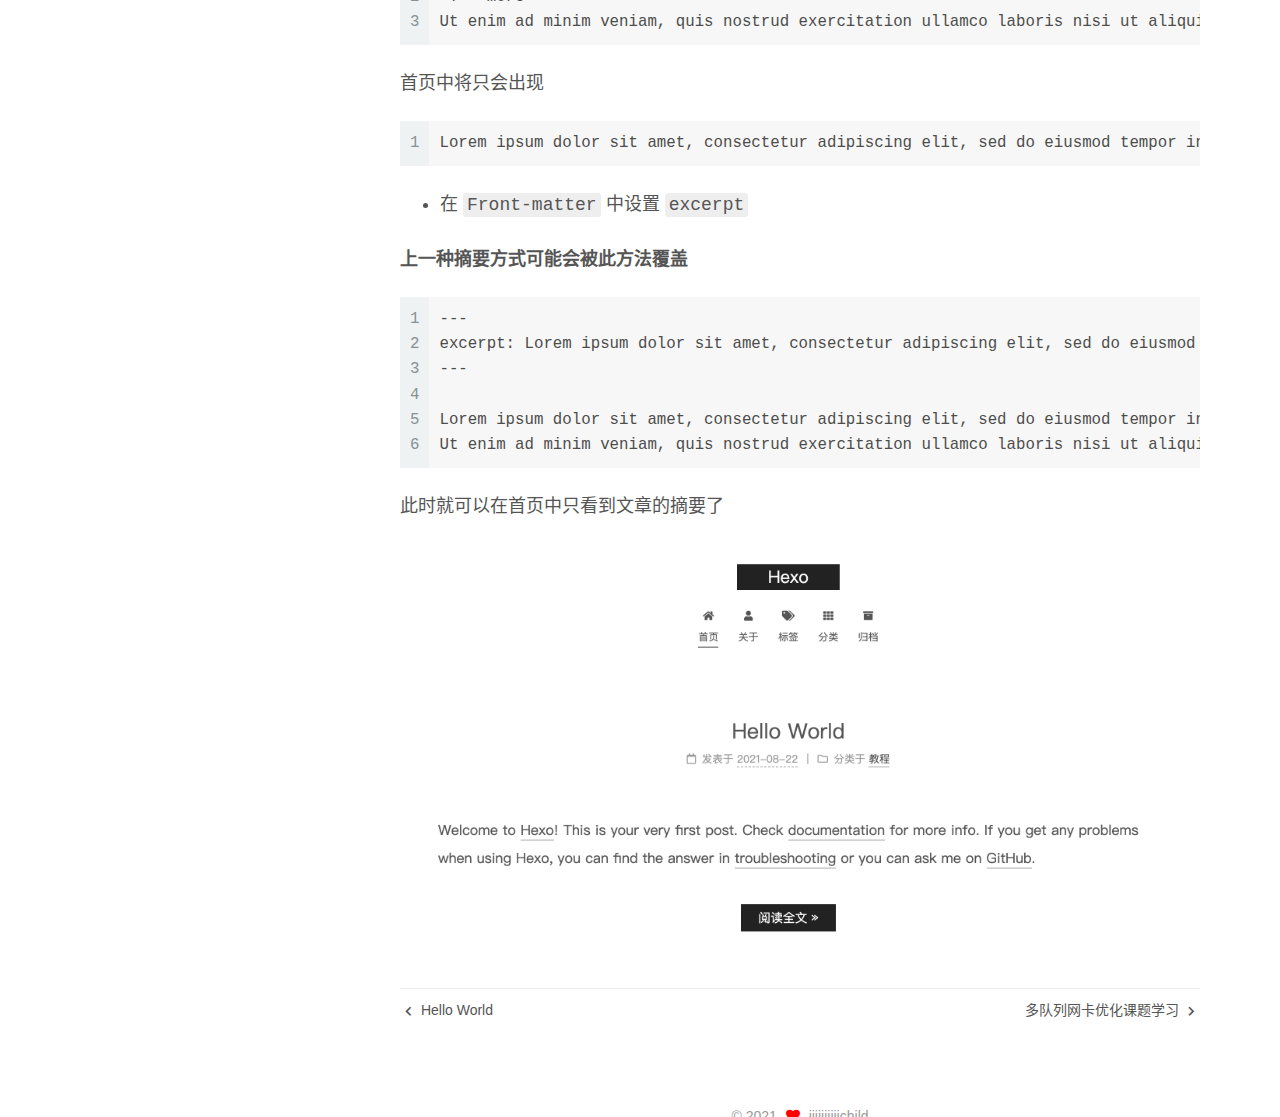
<file: 2021/08/22/使用GitHub搭建个人博客-Hexo-NexT/index.html>
<!DOCTYPE html>
<html lang="zh-CN">
<head>
  <meta charset="UTF-8">
<meta name="viewport" content="width=device-width, initial-scale=1, maximum-scale=2">
<meta name="theme-color" content="#222">
<meta name="generator" content="Hexo 5.4.0">
  <link rel="apple-touch-icon" sizes="180x180" href="/images/apple-touch-icon-next.png">
  <link rel="icon" type="image/png" sizes="32x32" href="/images/favicon-32x32-next.png">
  <link rel="icon" type="image/png" sizes="16x16" href="/images/favicon-16x16-next.png">
  <link rel="mask-icon" href="/images/logo.svg" color="#222">

<link rel="stylesheet" href="/css/main.css">


<link rel="stylesheet" href="/lib/font-awesome/css/all.min.css">

<script id="hexo-configurations">
    var NexT = window.NexT || {};
    var CONFIG = {"hostname":"example.com","root":"/","scheme":"Muse","version":"7.8.0","exturl":false,"sidebar":{"position":"left","display":"post","padding":18,"offset":12,"onmobile":false},"copycode":{"enable":false,"show_result":false,"style":null},"back2top":{"enable":true,"sidebar":false,"scrollpercent":false},"bookmark":{"enable":false,"color":"#222","save":"auto"},"fancybox":false,"mediumzoom":false,"lazyload":false,"pangu":false,"comments":{"style":"tabs","active":null,"storage":true,"lazyload":false,"nav":null},"algolia":{"hits":{"per_page":10},"labels":{"input_placeholder":"Search for Posts","hits_empty":"We didn't find any results for the search: ${query}","hits_stats":"${hits} results found in ${time} ms"}},"localsearch":{"enable":false,"trigger":"auto","top_n_per_article":1,"unescape":false,"preload":false},"motion":{"enable":true,"async":false,"transition":{"post_block":"fadeIn","post_header":"slideDownIn","post_body":"slideDownIn","coll_header":"slideLeftIn","sidebar":"slideUpIn"}}};
  </script>

  <meta name="description" content="什么是 Hexo？Hexo 是一个快速、简洁且高效的博客框架。Hexo 使用 Markdown（或其他渲染引擎）解析文章，在几秒内，即可利用靓丽的主题生成静态网页。">
<meta property="og:type" content="article">
<meta property="og:title" content="使用GitHub搭建个人博客(Hexo+NexT)">
<meta property="og:url" content="http://example.com/2021/08/22/%E4%BD%BF%E7%94%A8GitHub%E6%90%AD%E5%BB%BA%E4%B8%AA%E4%BA%BA%E5%8D%9A%E5%AE%A2-Hexo-NexT/index.html">
<meta property="og:site_name" content="Hexo">
<meta property="og:description" content="什么是 Hexo？Hexo 是一个快速、简洁且高效的博客框架。Hexo 使用 Markdown（或其他渲染引擎）解析文章，在几秒内，即可利用靓丽的主题生成静态网页。">
<meta property="og:locale" content="zh_CN">
<meta property="og:image" content="http://example.com/2021/08/22/%E4%BD%BF%E7%94%A8GitHub%E6%90%AD%E5%BB%BA%E4%B8%AA%E4%BA%BA%E5%8D%9A%E5%AE%A2-Hexo-NexT/image-20210822215214308.png">
<meta property="og:image" content="http://example.com/2021/08/22/%E4%BD%BF%E7%94%A8GitHub%E6%90%AD%E5%BB%BA%E4%B8%AA%E4%BA%BA%E5%8D%9A%E5%AE%A2-Hexo-NexT/image-20210822215652721.png">
<meta property="og:image" content="http://example.com/2021/08/22/%E4%BD%BF%E7%94%A8GitHub%E6%90%AD%E5%BB%BA%E4%B8%AA%E4%BA%BA%E5%8D%9A%E5%AE%A2-Hexo-NexT/image-20210822221905608.png">
<meta property="og:image" content="http://example.com/2021/08/22/%E4%BD%BF%E7%94%A8GitHub%E6%90%AD%E5%BB%BA%E4%B8%AA%E4%BA%BA%E5%8D%9A%E5%AE%A2-Hexo-NexT/image-20210822222512600.png">
<meta property="og:image" content="http://example.com/2021/08/22/%E4%BD%BF%E7%94%A8GitHub%E6%90%AD%E5%BB%BA%E4%B8%AA%E4%BA%BA%E5%8D%9A%E5%AE%A2-Hexo-NexT/image-20210822223757806.png">
<meta property="og:image" content="http://example.com/2021/08/22/%E4%BD%BF%E7%94%A8GitHub%E6%90%AD%E5%BB%BA%E4%B8%AA%E4%BA%BA%E5%8D%9A%E5%AE%A2-Hexo-NexT/image-20210822223847489.png">
<meta property="og:image" content="http://example.com/2021/08/22/%E4%BD%BF%E7%94%A8GitHub%E6%90%AD%E5%BB%BA%E4%B8%AA%E4%BA%BA%E5%8D%9A%E5%AE%A2-Hexo-NexT/image-20210822223948124.png">
<meta property="og:image" content="http://example.com/2021/08/22/%E4%BD%BF%E7%94%A8GitHub%E6%90%AD%E5%BB%BA%E4%B8%AA%E4%BA%BA%E5%8D%9A%E5%AE%A2-Hexo-NexT/image-20210822224628498.png">
<meta property="og:image" content="http://example.com/2021/08/22/%E4%BD%BF%E7%94%A8GitHub%E6%90%AD%E5%BB%BA%E4%B8%AA%E4%BA%BA%E5%8D%9A%E5%AE%A2-Hexo-NexT/image-20210822230211544.png">
<meta property="og:image" content="http://example.com/2021/08/22/%E4%BD%BF%E7%94%A8GitHub%E6%90%AD%E5%BB%BA%E4%B8%AA%E4%BA%BA%E5%8D%9A%E5%AE%A2-Hexo-NexT/image-20210822230442958.png">
<meta property="og:image" content="http://example.com/2021/08/22/%E4%BD%BF%E7%94%A8GitHub%E6%90%AD%E5%BB%BA%E4%B8%AA%E4%BA%BA%E5%8D%9A%E5%AE%A2-Hexo-NexT/image-20210822230738029.png">
<meta property="og:image" content="http://example.com/2021/08/22/%E4%BD%BF%E7%94%A8GitHub%E6%90%AD%E5%BB%BA%E4%B8%AA%E4%BA%BA%E5%8D%9A%E5%AE%A2-Hexo-NexT/image-20210822231218897.png">
<meta property="og:image" content="http://example.com/2021/08/22/%E4%BD%BF%E7%94%A8GitHub%E6%90%AD%E5%BB%BA%E4%B8%AA%E4%BA%BA%E5%8D%9A%E5%AE%A2-Hexo-NexT/image-20210822231526910.png">
<meta property="og:image" content="http://example.com/2021/08/22/%E4%BD%BF%E7%94%A8GitHub%E6%90%AD%E5%BB%BA%E4%B8%AA%E4%BA%BA%E5%8D%9A%E5%AE%A2-Hexo-NexT/image-20210822231832192.png">
<meta property="og:image" content="http://example.com/2021/08/22/%E4%BD%BF%E7%94%A8GitHub%E6%90%AD%E5%BB%BA%E4%B8%AA%E4%BA%BA%E5%8D%9A%E5%AE%A2-Hexo-NexT/image-20210822232344831.png">
<meta property="og:image" content="http://example.com/2021/08/22/%E4%BD%BF%E7%94%A8GitHub%E6%90%AD%E5%BB%BA%E4%B8%AA%E4%BA%BA%E5%8D%9A%E5%AE%A2-Hexo-NexT/image-20210822233144644.png">
<meta property="article:published_time" content="2021-08-22T06:23:58.000Z">
<meta property="article:modified_time" content="2021-08-23T12:02:02.286Z">
<meta property="article:author" content="jijijijijichild">
<meta name="twitter:card" content="summary">
<meta name="twitter:image" content="http://example.com/2021/08/22/%E4%BD%BF%E7%94%A8GitHub%E6%90%AD%E5%BB%BA%E4%B8%AA%E4%BA%BA%E5%8D%9A%E5%AE%A2-Hexo-NexT/image-20210822215214308.png">

<link rel="canonical" href="http://example.com/2021/08/22/%E4%BD%BF%E7%94%A8GitHub%E6%90%AD%E5%BB%BA%E4%B8%AA%E4%BA%BA%E5%8D%9A%E5%AE%A2-Hexo-NexT/">


<script id="page-configurations">
  // https://hexo.io/docs/variables.html
  CONFIG.page = {
    sidebar: "",
    isHome : false,
    isPost : true,
    lang   : 'zh-CN'
  };
</script>

  <title>使用GitHub搭建个人博客(Hexo+NexT) | Hexo</title>
  






  <noscript>
  <style>
  .use-motion .brand,
  .use-motion .menu-item,
  .sidebar-inner,
  .use-motion .post-block,
  .use-motion .pagination,
  .use-motion .comments,
  .use-motion .post-header,
  .use-motion .post-body,
  .use-motion .collection-header { opacity: initial; }

  .use-motion .site-title,
  .use-motion .site-subtitle {
    opacity: initial;
    top: initial;
  }

  .use-motion .logo-line-before i { left: initial; }
  .use-motion .logo-line-after i { right: initial; }
  </style>
</noscript>

</head>

<body itemscope itemtype="http://schema.org/WebPage">
  <div class="container use-motion">
    <div class="headband"></div>

    <header class="header" itemscope itemtype="http://schema.org/WPHeader">
      <div class="header-inner"><div class="site-brand-container">
  <div class="site-nav-toggle">
    <div class="toggle" aria-label="切换导航栏">
      <span class="toggle-line toggle-line-first"></span>
      <span class="toggle-line toggle-line-middle"></span>
      <span class="toggle-line toggle-line-last"></span>
    </div>
  </div>

  <div class="site-meta">

    <a href="/" class="brand" rel="start">
      <span class="logo-line-before"><i></i></span>
      <h1 class="site-title">Hexo</h1>
      <span class="logo-line-after"><i></i></span>
    </a>
  </div>

  <div class="site-nav-right">
    <div class="toggle popup-trigger">
    </div>
  </div>
</div>




<nav class="site-nav">
  <ul id="menu" class="main-menu menu">
        <li class="menu-item menu-item-home">

    <a href="/" rel="section"><i class="fa fa-home fa-fw"></i>首页</a>

  </li>
        <li class="menu-item menu-item-about">

    <a href="/about/" rel="section"><i class="fa fa-user fa-fw"></i>关于</a>

  </li>
        <li class="menu-item menu-item-tags">

    <a href="/tags/" rel="section"><i class="fa fa-tags fa-fw"></i>标签</a>

  </li>
        <li class="menu-item menu-item-categories">

    <a href="/categories/" rel="section"><i class="fa fa-th fa-fw"></i>分类</a>

  </li>
        <li class="menu-item menu-item-archives">

    <a href="/archives/" rel="section"><i class="fa fa-archive fa-fw"></i>归档</a>

  </li>
  </ul>
</nav>




</div>
    </header>

    
  <div class="back-to-top">
    <i class="fa fa-arrow-up"></i>
    <span>0%</span>
  </div>


    <main class="main">
      <div class="main-inner">
        <div class="content-wrap">
          

          <div class="content post posts-expand">
            

    
  
  
  <article itemscope itemtype="http://schema.org/Article" class="post-block" lang="zh-CN">
    <link itemprop="mainEntityOfPage" href="http://example.com/2021/08/22/%E4%BD%BF%E7%94%A8GitHub%E6%90%AD%E5%BB%BA%E4%B8%AA%E4%BA%BA%E5%8D%9A%E5%AE%A2-Hexo-NexT/">

    <span hidden itemprop="author" itemscope itemtype="http://schema.org/Person">
      <meta itemprop="image" content="/images/avatar.gif">
      <meta itemprop="name" content="jijijijijichild">
      <meta itemprop="description" content="">
    </span>

    <span hidden itemprop="publisher" itemscope itemtype="http://schema.org/Organization">
      <meta itemprop="name" content="Hexo">
    </span>
      <header class="post-header">
        <h1 class="post-title" itemprop="name headline">
          使用GitHub搭建个人博客(Hexo+NexT)
        </h1>

        <div class="post-meta">
            <span class="post-meta-item">
              <span class="post-meta-item-icon">
                <i class="far fa-calendar"></i>
              </span>
              <span class="post-meta-item-text">发表于</span>

              <time title="创建时间：2021-08-22 14:23:58" itemprop="dateCreated datePublished" datetime="2021-08-22T14:23:58+08:00">2021-08-22</time>
            </span>
              <span class="post-meta-item">
                <span class="post-meta-item-icon">
                  <i class="far fa-calendar-check"></i>
                </span>
                <span class="post-meta-item-text">更新于</span>
                <time title="修改时间：2021-08-23 20:02:02" itemprop="dateModified" datetime="2021-08-23T20:02:02+08:00">2021-08-23</time>
              </span>

          

        </div>
      </header>

    
    
    
    <div class="post-body" itemprop="articleBody">

      
        <h3 id="什么是-Hexo？"><a href="#什么是-Hexo？" class="headerlink" title="什么是 Hexo？"></a>什么是 Hexo？</h3><p>Hexo 是一个快速、简洁且高效的博客框架。Hexo 使用 <a target="_blank" rel="noopener" href="http://daringfireball.net/projects/markdown/">Markdown</a>（或其他渲染引擎）解析文章，在几秒内，即可利用靓丽的主题生成静态网页。</p>
<span id="more"></span>

<h3 id="Github仓库设置"><a href="#Github仓库设置" class="headerlink" title="Github仓库设置"></a>Github仓库设置</h3><p>新建一个<strong>公开（Public）</strong>仓库，仓库名为 <code>[username].github.io</code> ，其中 username 要与 GitHub 用户名保持一致！</p>
<p><img src="image-20210822215214308.png" alt="image-20210822215214308"></p>
<p>建好仓库后，进入仓库的 <code>Settings</code> 中，选择一个分支作为 <code>Github Page</code> 所使用的分支，一般情况下会默认使用 <code>master</code> 或 <code>main</code> 分支，这取决于我们对主分支命名的默认配置。如果没有分支可以选的话可能是当前仓库不存在分支，可以在新建仓库的时候添加 <code>README.md</code> 或自己手动建一个，这样就有一个主分支了</p>
<p><img src="image-20210822215652721.png" alt="image-20210822215652721"></p>
<h3 id="安装Hexo"><a href="#安装Hexo" class="headerlink" title="安装Hexo"></a>安装Hexo</h3><p>Hexo 是一个可以帮助我们快速搭建一个简洁且高效的博客的框架。</p>
<p>环境要求：</p>
<ul>
<li>Git</li>
<li>Node.js</li>
</ul>
<figure class="highlight shell"><table><tr><td class="gutter"><pre><span class="line">1</span><br></pre></td><td class="code"><pre><span class="line"><span class="meta">$</span><span class="bash"> npm install -g hexo-cli</span></span><br></pre></td></tr></table></figure>

<p>安装完 Hexo 后，使用以下命令进行博客站点初始化，Hexo 将会在指定文件夹中新建所需要的文件：</p>
<figure class="highlight shell"><table><tr><td class="gutter"><pre><span class="line">1</span><br></pre></td><td class="code"><pre><span class="line"><span class="meta">$</span><span class="bash"> hexo init &lt;folder&gt;</span></span><br></pre></td></tr></table></figure>

<p>新建完成后，指定文件夹的目录如下：</p>
<figure class="highlight plaintext"><table><tr><td class="gutter"><pre><span class="line">1</span><br><span class="line">2</span><br><span class="line">3</span><br><span class="line">4</span><br><span class="line">5</span><br><span class="line">6</span><br><span class="line">7</span><br><span class="line">8</span><br></pre></td><td class="code"><pre><span class="line">.</span><br><span class="line">├── _config.yml</span><br><span class="line">├── package.json</span><br><span class="line">├── scaffolds</span><br><span class="line">├── source</span><br><span class="line">|   └── _posts</span><br><span class="line">├── themes</span><br><span class="line">└── public(这个文件夹可能不会有)</span><br></pre></td></tr></table></figure>

<p>这里介绍几个经常需要修改的文件：</p>
<ul>
<li><code>_config.yml</code> ：站点的全局<a target="_blank" rel="noopener" href="https://hexo.io/zh-cn/docs/configuration">配置</a>文件，可以在此配置大部分的参数，也包括了绑定 <code>Github</code> 仓库的信息</li>
<li><code>source/</code> ：存放用户文件的地方，我们写的文章也将会放到此处，这里的文件将被解析生成静态页面输出到 <code>public/</code> 中</li>
<li><code>themes/</code> ：存放主题文件，<code>Hexo</code> 拥有大量主题可供替换，一般情况这些主题都是通用的，只需要在 <code>_config.yml</code> 中配置即可使用</li>
<li><code>public/</code> ：这个文件夹一开始可能不会有，这是存放 Hexo 解析输出静态页面文件的地方，也是我们上传到 Github 仓库的文件夹</li>
</ul>
<h3 id="安装主题"><a href="#安装主题" class="headerlink" title="安装主题"></a>安装主题</h3><p>Hexo 官网提供了大量主题可供选择：<a target="_blank" rel="noopener" href="https://hexo.io/themes/%EF%BC%8C%E8%BF%99%E9%87%8C%E4%BD%BF%E7%94%A8">https://hexo.io/themes/，这里使用</a> <a target="_blank" rel="noopener" href="https://github.com/next-theme/hexo-theme-next">NexT</a> 主题演示</p>
<p>进入我们之前初始化好的站点目录，下载主题：</p>
<figure class="highlight shell"><table><tr><td class="gutter"><pre><span class="line">1</span><br><span class="line">2</span><br></pre></td><td class="code"><pre><span class="line"><span class="meta">$</span><span class="bash"> <span class="built_in">cd</span> hexo-site</span></span><br><span class="line"><span class="meta">$</span><span class="bash"> npm install hexo-theme-next</span></span><br></pre></td></tr></table></figure>

<p>或者也可以将主题 clone 到本地</p>
<figure class="highlight shell"><table><tr><td class="gutter"><pre><span class="line">1</span><br><span class="line">2</span><br></pre></td><td class="code"><pre><span class="line"><span class="meta">$</span><span class="bash"> <span class="built_in">cd</span> hexo-site</span></span><br><span class="line"><span class="meta">$</span><span class="bash"> git <span class="built_in">clone</span> https://github.com/next-theme/hexo-theme-next themes/next</span></span><br></pre></td></tr></table></figure>

<p>编辑全局配置文件 <code>_config.yml</code> ，<strong>注意是全局配置文件</strong>，主题 <code>theme</code> 文件夹下一般也有各主题对应的 <code>_config.yml</code></p>
<p><img src="image-20210822221905608.png" alt="image-20210822221905608"></p>
<p>将 <code>theme</code> 部分改成你想要的主题即可</p>
<h3 id="本地测试"><a href="#本地测试" class="headerlink" title="本地测试"></a>本地测试</h3><p>搭建好站点目录和主题后，我们就可以通过 Hexo 提供的命令行工具在本地进行测试：</p>
<figure class="highlight shell"><table><tr><td class="gutter"><pre><span class="line">1</span><br><span class="line">2</span><br><span class="line">3</span><br><span class="line">4</span><br><span class="line">5</span><br><span class="line">6</span><br><span class="line">7</span><br><span class="line">8</span><br><span class="line">9</span><br><span class="line">10</span><br><span class="line">11</span><br><span class="line">12</span><br></pre></td><td class="code"><pre><span class="line"><span class="meta">#</span><span class="bash"> 以debug的方式启动</span></span><br><span class="line">hexo s -debug</span><br><span class="line"><span class="meta"></span></span><br><span class="line"><span class="meta">#</span><span class="bash"> 正常启动</span></span><br><span class="line">hexo s</span><br><span class="line"></span><br><span class="line">-----------------------------</span><br><span class="line"><span class="meta"></span></span><br><span class="line"><span class="meta">#</span><span class="bash"> 一般看到如下输出既是启动成功</span></span><br><span class="line">INFO  Validating config</span><br><span class="line">INFO  Start processing</span><br><span class="line">INFO  Hexo is running at http://localhost:4000 . Press Ctrl+C to stop.</span><br></pre></td></tr></table></figure>

<p>在浏览器中打中输入 <a target="_blank" rel="noopener" href="http://localhost:4000/"></a></p>
<p><img src="image-20210822222512600.png" alt="image-20210822222512600"></p>
<p>至此，我们的博客站点已经成功在本地中搭建起来了</p>
<h3 id="将博客部署到Github上"><a href="#将博客部署到Github上" class="headerlink" title="将博客部署到Github上"></a>将博客部署到Github上</h3><p>由于我们并没有 GitHub 服务器的使用权，所以在 GitHub 上搭建博客的原理是使用 Hexo 命令行工具将我们的站点解析输出成静态文件，使用静态页面的方式提供服务</p>
<p>Hexo 官方为我们提供了快速一键部署工具，首先需要安装 <a target="_blank" rel="noopener" href="https://github.com/hexojs/hexo-deployer-git">hexo-deployer-gi</a></p>
<figure class="highlight shell"><table><tr><td class="gutter"><pre><span class="line">1</span><br></pre></td><td class="code"><pre><span class="line"><span class="meta">$</span><span class="bash"> npm install hexo-deployer-git --save</span></span><br></pre></td></tr></table></figure>

<p>修改<strong>全局</strong>配置 <code>_config.yml</code></p>
<figure class="highlight plaintext"><table><tr><td class="gutter"><pre><span class="line">1</span><br><span class="line">2</span><br><span class="line">3</span><br><span class="line">4</span><br><span class="line">5</span><br></pre></td><td class="code"><pre><span class="line">deploy:</span><br><span class="line">  type: git</span><br><span class="line">  repo: &lt;repository url&gt; #https://bitbucket.org/JohnSmith/johnsmith.bitbucket.io</span><br><span class="line">  branch: [branch]</span><br><span class="line">  message: [message]</span><br></pre></td></tr></table></figure>

<table>
<thead>
<tr>
<th align="left">参数</th>
<th align="left">描述</th>
<th align="left">默认</th>
</tr>
</thead>
<tbody><tr>
<td align="left"><code>type</code></td>
<td align="left">必填，选择不同的部署方式，这里是 git</td>
<td align="left"></td>
</tr>
<tr>
<td align="left"><code>repo</code></td>
<td align="left">库（Repository）地址</td>
<td align="left"></td>
</tr>
<tr>
<td align="left"><code>branch</code></td>
<td align="left">分支名称</td>
<td align="left">默认会部署到 <code>master</code> 分支，这里需要跟第1步中 <code>Github Page</code> 中选中的分支保持一致</td>
</tr>
<tr>
<td align="left"><code>message</code></td>
<td align="left">自定义提交信息</td>
<td align="left"><code>Site updated: &#123;&#123; now('YYYY-MM-DD HH:mm:ss') &#125;&#125;</code>)</td>
</tr>
<tr>
<td align="left"><code>token</code></td>
<td align="left">Optional token value to authenticate with the repo. Prefix with <code>$</code> to read token from environment variable</td>
<td align="left"></td>
</tr>
</tbody></table>
<p>生成站点文件并推送至远程库：</p>
<figure class="highlight shell"><table><tr><td class="gutter"><pre><span class="line">1</span><br><span class="line">2</span><br><span class="line">3</span><br><span class="line">4</span><br></pre></td><td class="code"><pre><span class="line"><span class="meta">#</span><span class="bash"> 清理之前的静态文件</span></span><br><span class="line"><span class="meta">$</span><span class="bash"> hexo clean</span> </span><br><span class="line"><span class="meta">#</span><span class="bash"> 生成静态文件并推送到仓库中，需要注意的是每次推送都会将之前的文件覆盖</span></span><br><span class="line"><span class="meta">$</span><span class="bash"> hexo deploy</span></span><br></pre></td></tr></table></figure>

<p>这里可能会遇到需要登录验证 Github 账号的问题，由于目前 GitHub 已经不允许使用密码的方式推送仓库，需要在 GitHub 的账号中申请一个 Token：</p>
<p><img src="image-20210822223757806.png" alt="image-20210822223757806"></p>
<p><img src="image-20210822223847489.png" alt="image-20210822223847489"></p>
<p><img src="image-20210822223948124.png" alt="image-20210822223948124"></p>
<p>其中 <code>repo</code> 是必须选的，用于获取推送仓库的权限，其他可以根据自己的需要选择</p>
<p>Token设置好后，就可以使用 <code>hexo deploy</code> 将我们的博客静态页面 push 到 GitHub 上了，稍等一会，我们就可以通过自己的仓库名访问自己的 GitHub 博客</p>
<h3 id="写一篇文章"><a href="#写一篇文章" class="headerlink" title="写一篇文章"></a>写一篇文章</h3><p>输入以下命令即可新建一篇 <code>Markdown</code> 格式的文章：</p>
<figure class="highlight shell"><table><tr><td class="gutter"><pre><span class="line">1</span><br></pre></td><td class="code"><pre><span class="line"><span class="meta">$</span><span class="bash"> hexo new <span class="string">&quot;title&quot;</span></span></span><br></pre></td></tr></table></figure>

<p><img src="image-20210822224628498.png" alt="image-20210822224628498"></p>
<p>生成的文件会在站点目录下的 <code>source/_posts/</code> 中出现，默认情况会生成被命名为 <code>Front-matter</code> 被 <code>---</code> 包围的区域，用于指定个别文件的变量</p>
<figure class="highlight markdown"><table><tr><td class="gutter"><pre><span class="line">1</span><br><span class="line">2</span><br><span class="line">3</span><br><span class="line">4</span><br><span class="line">5</span><br><span class="line">6</span><br></pre></td><td class="code"><pre><span class="line">---</span><br><span class="line">title: test</span><br><span class="line">date: 2021-08-22 22:46:15</span><br><span class="line"><span class="section">tags:</span></span><br><span class="line"><span class="section">---</span></span><br><span class="line"></span><br></pre></td></tr></table></figure>

<table>
<thead>
<tr>
<th align="left">参数</th>
<th align="left">描述</th>
<th align="left">默认值</th>
</tr>
</thead>
<tbody><tr>
<td align="left"><code>layout</code></td>
<td align="left">布局</td>
<td align="left"><a target="_blank" rel="noopener" href="https://hexo.io/zh-cn/docs/configuration#%E6%96%87%E7%AB%A0"><code>config.default_layout</code></a></td>
</tr>
<tr>
<td align="left"><code>title</code></td>
<td align="left">标题</td>
<td align="left">文章的文件名</td>
</tr>
<tr>
<td align="left"><code>date</code></td>
<td align="left">建立日期</td>
<td align="left">文件建立日期</td>
</tr>
<tr>
<td align="left"><code>updated</code></td>
<td align="left">更新日期</td>
<td align="left">文件更新日期</td>
</tr>
<tr>
<td align="left"><code>comments</code></td>
<td align="left">开启文章的评论功能</td>
<td align="left">true</td>
</tr>
<tr>
<td align="left"><code>tags</code></td>
<td align="left">标签（不适用于分页）</td>
<td align="left"></td>
</tr>
<tr>
<td align="left"><code>categories</code></td>
<td align="left">分类（不适用于分页）</td>
<td align="left"></td>
</tr>
<tr>
<td align="left"><code>permalink</code></td>
<td align="left">覆盖文章网址</td>
<td align="left"></td>
</tr>
<tr>
<td align="left"><code>excerpt</code></td>
<td align="left">Page excerpt in plain text. Use <a target="_blank" rel="noopener" href="https://hexo.io/docs/tag-plugins#Post-Excerpt">this plugin</a> to format the text</td>
<td align="left"></td>
</tr>
<tr>
<td align="left"><code>disableNunjucks</code></td>
<td align="left">Disable rendering of Nunjucks tag <code>&#123;&#123; &#125;&#125;</code>/<code>&#123;% %&#125;</code> and <a target="_blank" rel="noopener" href="https://hexo.io/docs/tag-plugins">tag plugins</a> when enabled</td>
<td align="left"></td>
</tr>
<tr>
<td align="left"><code>lang</code></td>
<td align="left">Set the language to override <a target="_blank" rel="noopener" href="https://hexo.io/docs/internationalization#Path">auto-detection</a></td>
<td align="left">Inherited from <code>_config.yml</code></td>
</tr>
</tbody></table>
<p>由于 GitHub 中储存的是静态页面文件的关系，每次我们新建或修改文章时，都需要重新 push 一下代码，这相比于自己在服务器上搭博客还是比较麻烦的：</p>
<figure class="highlight shell"><table><tr><td class="gutter"><pre><span class="line">1</span><br><span class="line">2</span><br></pre></td><td class="code"><pre><span class="line"><span class="meta">$</span><span class="bash"> hexo clean</span></span><br><span class="line"><span class="meta">$</span><span class="bash"> hexo deploy</span></span><br></pre></td></tr></table></figure>

<h3 id="开启标签、分类等模版"><a href="#开启标签、分类等模版" class="headerlink" title="开启标签、分类等模版"></a>开启标签、分类等模版</h3><p>默认情况下，官方仅给我们开启了主页和按时间线归档模版，但对于需要按照指定标签或分类查找的情况十分不方便，附加模版需要自行开启。</p>
<p>以 <code>NexT</code> 主题为例，该主题编写了 <code>archive</code>、<code>category</code>、<code>tag</code> 模版，理论上来说这些都是可以使用的，但默认值使用了 <code>archive</code> 归档模版</p>
<p><img src="image-20210822230211544.png" alt="image-20210822230211544"></p>
<p>我们需要在主题的<strong>配置文件</strong> <code>_config.yml</code> 中将这些模版的注释去掉（冒号后面代表uri）：</p>
<p><img src="image-20210822230442958.png" alt="image-20210822230442958"></p>
<p>这时候可以看到这些功能已经可以在页面中看到了：</p>
<p><img src="image-20210822230738029.png" alt="image-20210822230738029"></p>
<p>但如果直接访问的话，会发现报 404 错误</p>
<p><img src="image-20210822231218897.png" alt="image-20210822231218897"></p>
<p>这是因为 Hexo 对这些并不会自动生成这些模版页面，需要我们手动去新建：</p>
<figure class="highlight shell"><table><tr><td class="gutter"><pre><span class="line">1</span><br></pre></td><td class="code"><pre><span class="line"><span class="meta">$</span><span class="bash"> hexo new page &lt;name&gt; <span class="comment"># 要对应上uri对名字，一般情况是复数，如archives、tags、gategories</span></span></span><br></pre></td></tr></table></figure>

<p><img src="image-20210822231526910.png" alt="image-20210822231526910"></p>
<p>此时在 <code>source/</code> 目录下就会生成对应 uri 的 index 文件，需要在里面编写模版类型，如 tags：</p>
<figure class="highlight markdown"><table><tr><td class="gutter"><pre><span class="line">1</span><br><span class="line">2</span><br><span class="line">3</span><br></pre></td><td class="code"><pre><span class="line">---</span><br><span class="line"><span class="section">type: tags</span></span><br><span class="line"><span class="section">---</span></span><br></pre></td></tr></table></figure>

<p>此时再次访问：</p>
<p><img src="image-20210822231832192.png" alt="image-20210822231832192"></p>
<h3 id="关闭首页展示所有文章全文"><a href="#关闭首页展示所有文章全文" class="headerlink" title="关闭首页展示所有文章全文"></a>关闭首页展示所有文章全文</h3><p>默认情况下，主题会将我们所有的文章全文放在首页中，这对于文章又长又多的人来说是十分痛苦的，一般情况我们只需要知道文章的摘要即可</p>
<p>关闭自动生成摘要：（有自动生成摘要功能但这个功能无卵用，至少对 NexT 主题是如此）</p>
<p>打开<strong>主题</strong>配置文件 <code>_config.yml</code>，将 <code>excerpt_description</code> 改成 false</p>
<p><img src="image-20210822232344831.png" alt="image-20210822232344831"></p>
<p>有两种方法来人为设置摘要：</p>
<ul>
<li>在文章中使用 <code>&lt;!-- more --&gt;</code></li>
</ul>
<p>在文章中使用 <code>&lt;!-- more --&gt;</code>，那么 <code>&lt;!-- more --&gt;</code> 之前的文字将会被视为摘要。首页中将只出现这部分文字，同时这部分文字也会出现在正文之中，例如：</p>
<figure class="highlight markdown"><table><tr><td class="gutter"><pre><span class="line">1</span><br><span class="line">2</span><br><span class="line">3</span><br></pre></td><td class="code"><pre><span class="line">Lorem ipsum dolor sit amet, consectetur adipiscing elit, sed do eiusmod tempor incididunt ut labore et dolore magna aliqua.</span><br><span class="line">&lt;!-- more --&gt;</span><br><span class="line">Ut enim ad minim veniam, quis nostrud exercitation ullamco laboris nisi ut aliquip ex ea commodo consequat. Duis aute irure dolor in reprehenderit in voluptate velit esse cillum dolore eu fugiat nulla pariatur. Excepteur sint occaecat cupidatat non proident, sunt in culpa qui officia deserunt mollit anim id est laborum.</span><br></pre></td></tr></table></figure>

<p>首页中将只会出现</p>
<figure class="highlight markdown"><table><tr><td class="gutter"><pre><span class="line">1</span><br></pre></td><td class="code"><pre><span class="line">Lorem ipsum dolor sit amet, consectetur adipiscing elit, sed do eiusmod tempor incididunt ut labore et dolore magna aliqua.</span><br></pre></td></tr></table></figure>

<ul>
<li>在 <code>Front-matter</code> 中设置 <code>excerpt</code></li>
</ul>
<p><strong>上一种摘要方式可能会被此方法覆盖</strong></p>
<figure class="highlight markdown"><table><tr><td class="gutter"><pre><span class="line">1</span><br><span class="line">2</span><br><span class="line">3</span><br><span class="line">4</span><br><span class="line">5</span><br><span class="line">6</span><br></pre></td><td class="code"><pre><span class="line">---</span><br><span class="line"><span class="section">excerpt: Lorem ipsum dolor sit amet, consectetur adipiscing elit, sed do eiusmod tempor incididunt ut labore et dolore magna aliqua.</span></span><br><span class="line"><span class="section">---</span></span><br><span class="line"></span><br><span class="line">Lorem ipsum dolor sit amet, consectetur adipiscing elit, sed do eiusmod tempor incididunt ut labore et dolore magna aliqua.</span><br><span class="line">Ut enim ad minim veniam, quis nostrud exercitation ullamco laboris nisi ut aliquip ex ea commodo consequat. Duis aute irure dolor in reprehenderit in voluptate velit esse cillum dolore eu fugiat nulla pariatur. Excepteur sint occaecat cupidatat non proident, sunt in culpa qui officia deserunt mollit anim id est laborum.</span><br></pre></td></tr></table></figure>

<p>此时就可以在首页中只看到文章的摘要了</p>
<p><img src="image-20210822233144644.png" alt="image-20210822233144644"></p>

    </div>

    
    
    

      <footer class="post-footer">

        


        
    <div class="post-nav">
      <div class="post-nav-item">
    <a href="/2021/08/22/hello-world/" rel="prev" title="Hello World">
      <i class="fa fa-chevron-left"></i> Hello World
    </a></div>
      <div class="post-nav-item">
    <a href="/2021/08/23/%E5%A4%9A%E9%98%9F%E5%88%97%E7%BD%91%E5%8D%A1%E4%BC%98%E5%8C%96%E8%AF%BE%E9%A2%98%E5%AD%A6%E4%B9%A0/" rel="next" title="多队列网卡优化课题学习">
      多队列网卡优化课题学习 <i class="fa fa-chevron-right"></i>
    </a></div>
    </div>
      </footer>
    
  </article>
  
  
  



          </div>
          

<script>
  window.addEventListener('tabs:register', () => {
    let { activeClass } = CONFIG.comments;
    if (CONFIG.comments.storage) {
      activeClass = localStorage.getItem('comments_active') || activeClass;
    }
    if (activeClass) {
      let activeTab = document.querySelector(`a[href="#comment-${activeClass}"]`);
      if (activeTab) {
        activeTab.click();
      }
    }
  });
  if (CONFIG.comments.storage) {
    window.addEventListener('tabs:click', event => {
      if (!event.target.matches('.tabs-comment .tab-content .tab-pane')) return;
      let commentClass = event.target.classList[1];
      localStorage.setItem('comments_active', commentClass);
    });
  }
</script>

        </div>
          
  
  <div class="toggle sidebar-toggle">
    <span class="toggle-line toggle-line-first"></span>
    <span class="toggle-line toggle-line-middle"></span>
    <span class="toggle-line toggle-line-last"></span>
  </div>

  <aside class="sidebar">
    <div class="sidebar-inner">

      <ul class="sidebar-nav motion-element">
        <li class="sidebar-nav-toc">
          文章目录
        </li>
        <li class="sidebar-nav-overview">
          站点概览
        </li>
      </ul>

      <!--noindex-->
      <div class="post-toc-wrap sidebar-panel">
          <div class="post-toc motion-element"><ol class="nav"><li class="nav-item nav-level-3"><a class="nav-link" href="#%E4%BB%80%E4%B9%88%E6%98%AF-Hexo%EF%BC%9F"><span class="nav-number">1.</span> <span class="nav-text">什么是 Hexo？</span></a></li><li class="nav-item nav-level-3"><a class="nav-link" href="#Github%E4%BB%93%E5%BA%93%E8%AE%BE%E7%BD%AE"><span class="nav-number">2.</span> <span class="nav-text">Github仓库设置</span></a></li><li class="nav-item nav-level-3"><a class="nav-link" href="#%E5%AE%89%E8%A3%85Hexo"><span class="nav-number">3.</span> <span class="nav-text">安装Hexo</span></a></li><li class="nav-item nav-level-3"><a class="nav-link" href="#%E5%AE%89%E8%A3%85%E4%B8%BB%E9%A2%98"><span class="nav-number">4.</span> <span class="nav-text">安装主题</span></a></li><li class="nav-item nav-level-3"><a class="nav-link" href="#%E6%9C%AC%E5%9C%B0%E6%B5%8B%E8%AF%95"><span class="nav-number">5.</span> <span class="nav-text">本地测试</span></a></li><li class="nav-item nav-level-3"><a class="nav-link" href="#%E5%B0%86%E5%8D%9A%E5%AE%A2%E9%83%A8%E7%BD%B2%E5%88%B0Github%E4%B8%8A"><span class="nav-number">6.</span> <span class="nav-text">将博客部署到Github上</span></a></li><li class="nav-item nav-level-3"><a class="nav-link" href="#%E5%86%99%E4%B8%80%E7%AF%87%E6%96%87%E7%AB%A0"><span class="nav-number">7.</span> <span class="nav-text">写一篇文章</span></a></li><li class="nav-item nav-level-3"><a class="nav-link" href="#%E5%BC%80%E5%90%AF%E6%A0%87%E7%AD%BE%E3%80%81%E5%88%86%E7%B1%BB%E7%AD%89%E6%A8%A1%E7%89%88"><span class="nav-number">8.</span> <span class="nav-text">开启标签、分类等模版</span></a></li><li class="nav-item nav-level-3"><a class="nav-link" href="#%E5%85%B3%E9%97%AD%E9%A6%96%E9%A1%B5%E5%B1%95%E7%A4%BA%E6%89%80%E6%9C%89%E6%96%87%E7%AB%A0%E5%85%A8%E6%96%87"><span class="nav-number">9.</span> <span class="nav-text">关闭首页展示所有文章全文</span></a></li></ol></div>
      </div>
      <!--/noindex-->

      <div class="site-overview-wrap sidebar-panel">
        <div class="site-author motion-element" itemprop="author" itemscope itemtype="http://schema.org/Person">
  <p class="site-author-name" itemprop="name">jijijijijichild</p>
  <div class="site-description" itemprop="description"></div>
</div>
<div class="site-state-wrap motion-element">
  <nav class="site-state">
      <div class="site-state-item site-state-posts">
          <a href="/archives/">
        
          <span class="site-state-item-count">3</span>
          <span class="site-state-item-name">日志</span>
        </a>
      </div>
      <div class="site-state-item site-state-categories">
            <a href="/categories/">
          
        <span class="site-state-item-count">1</span>
        <span class="site-state-item-name">分类</span></a>
      </div>
  </nav>
</div>



      </div>

    </div>
  </aside>
  <div id="sidebar-dimmer"></div>


      </div>
    </main>

    <footer class="footer">
      <div class="footer-inner">
        

        

<div class="copyright">
  
  &copy; 
  <span itemprop="copyrightYear">2021</span>
  <span class="with-love">
    <i class="fa fa-heart"></i>
  </span>
  <span class="author" itemprop="copyrightHolder">jijijijijichild</span>
</div>
  <div class="powered-by">由 <a href="https://hexo.io/" class="theme-link" rel="noopener" target="_blank">Hexo</a> & <a href="https://muse.theme-next.org/" class="theme-link" rel="noopener" target="_blank">NexT.Muse</a> 强力驱动
  </div>

        








      </div>
    </footer>
  </div>

  
  <script src="/lib/anime.min.js"></script>
  <script src="/lib/velocity/velocity.min.js"></script>
  <script src="/lib/velocity/velocity.ui.min.js"></script>

<script src="/js/utils.js"></script>

<script src="/js/motion.js"></script>


<script src="/js/schemes/muse.js"></script>


<script src="/js/next-boot.js"></script>




  















  

  

</body>
</html>
</file>
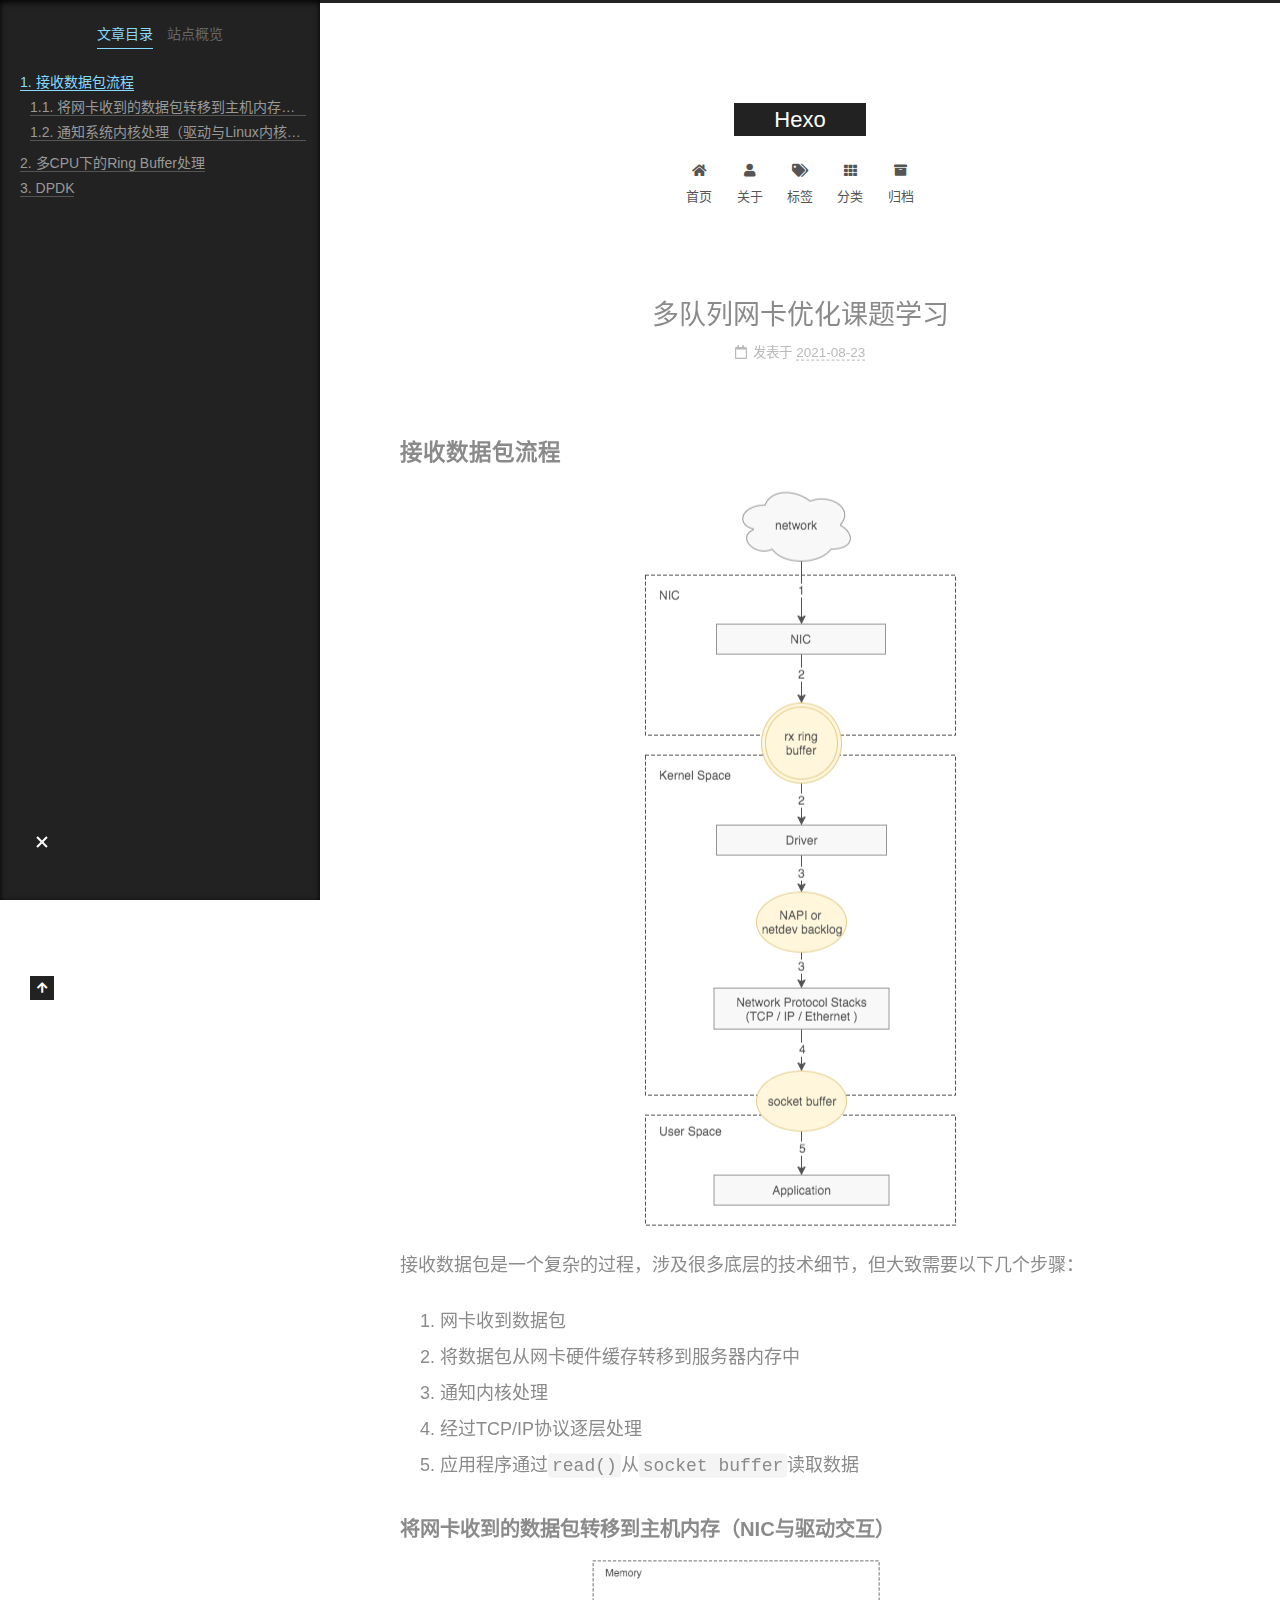
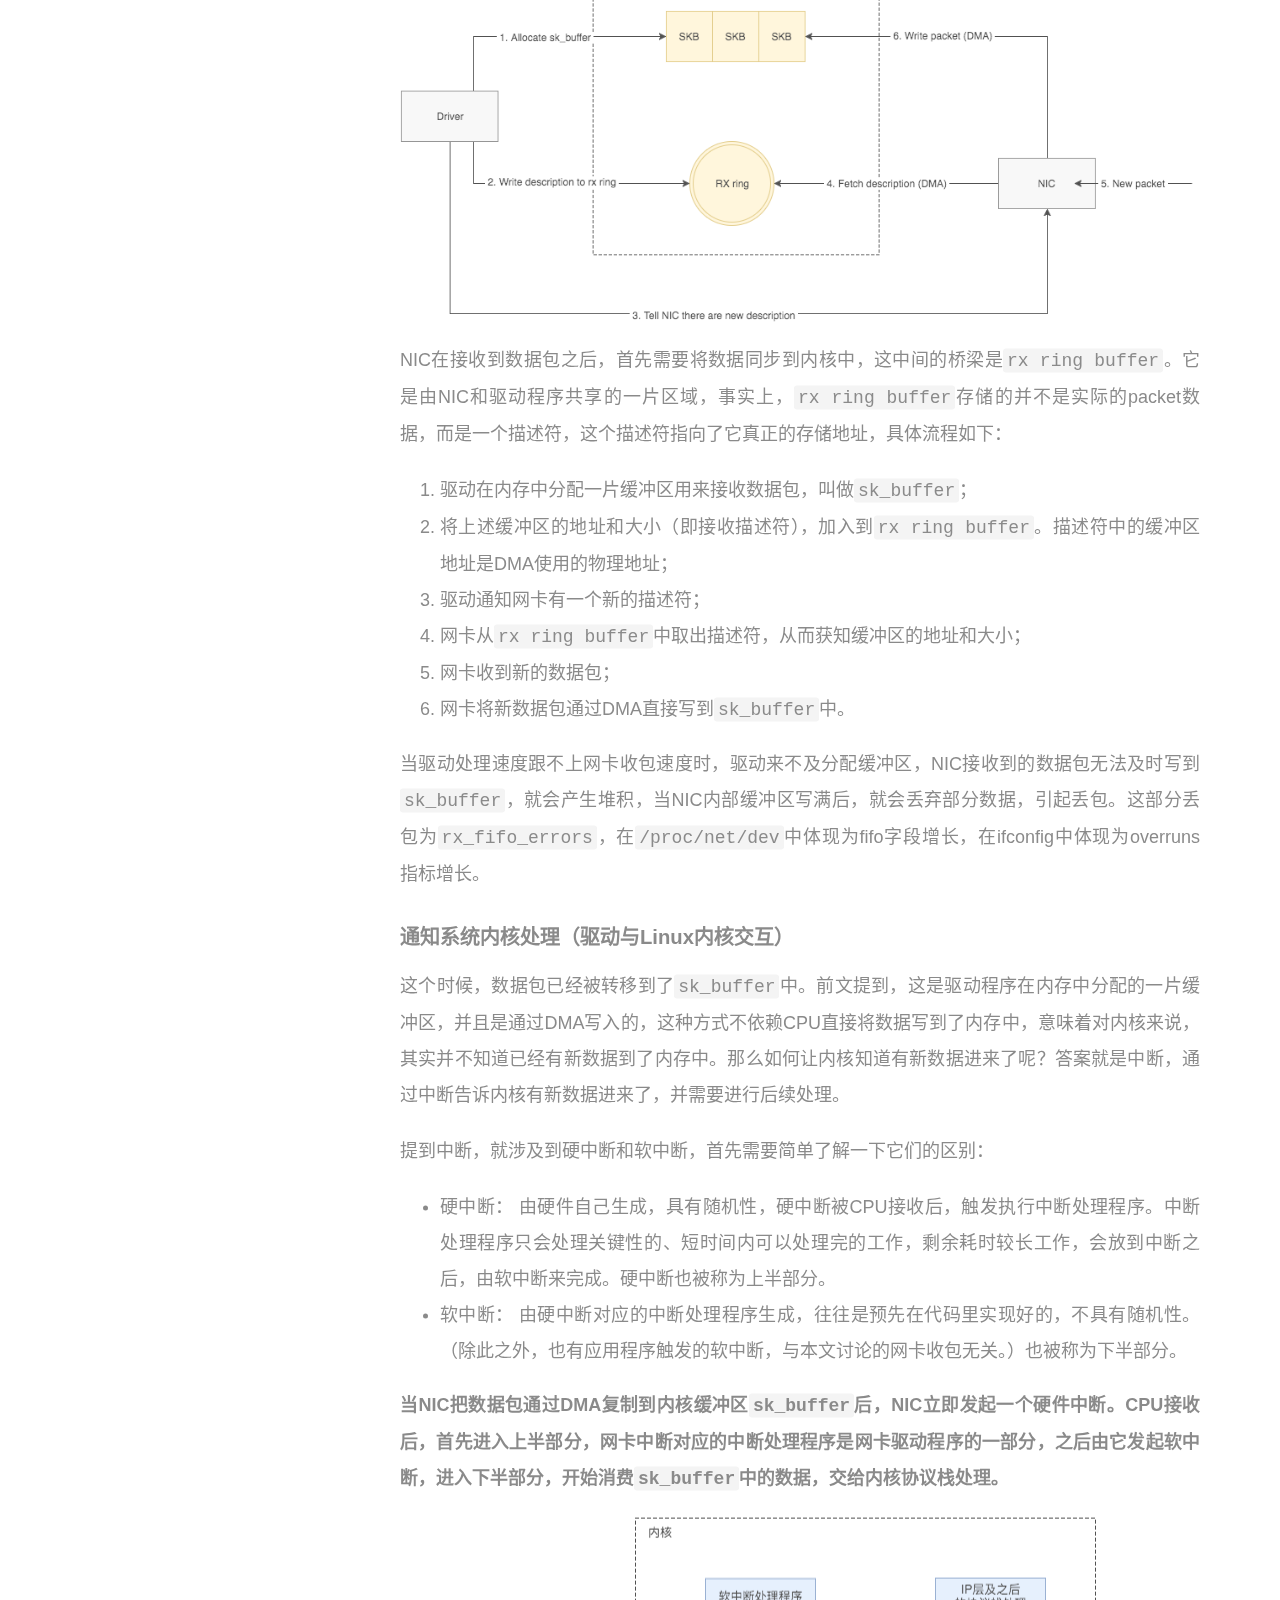
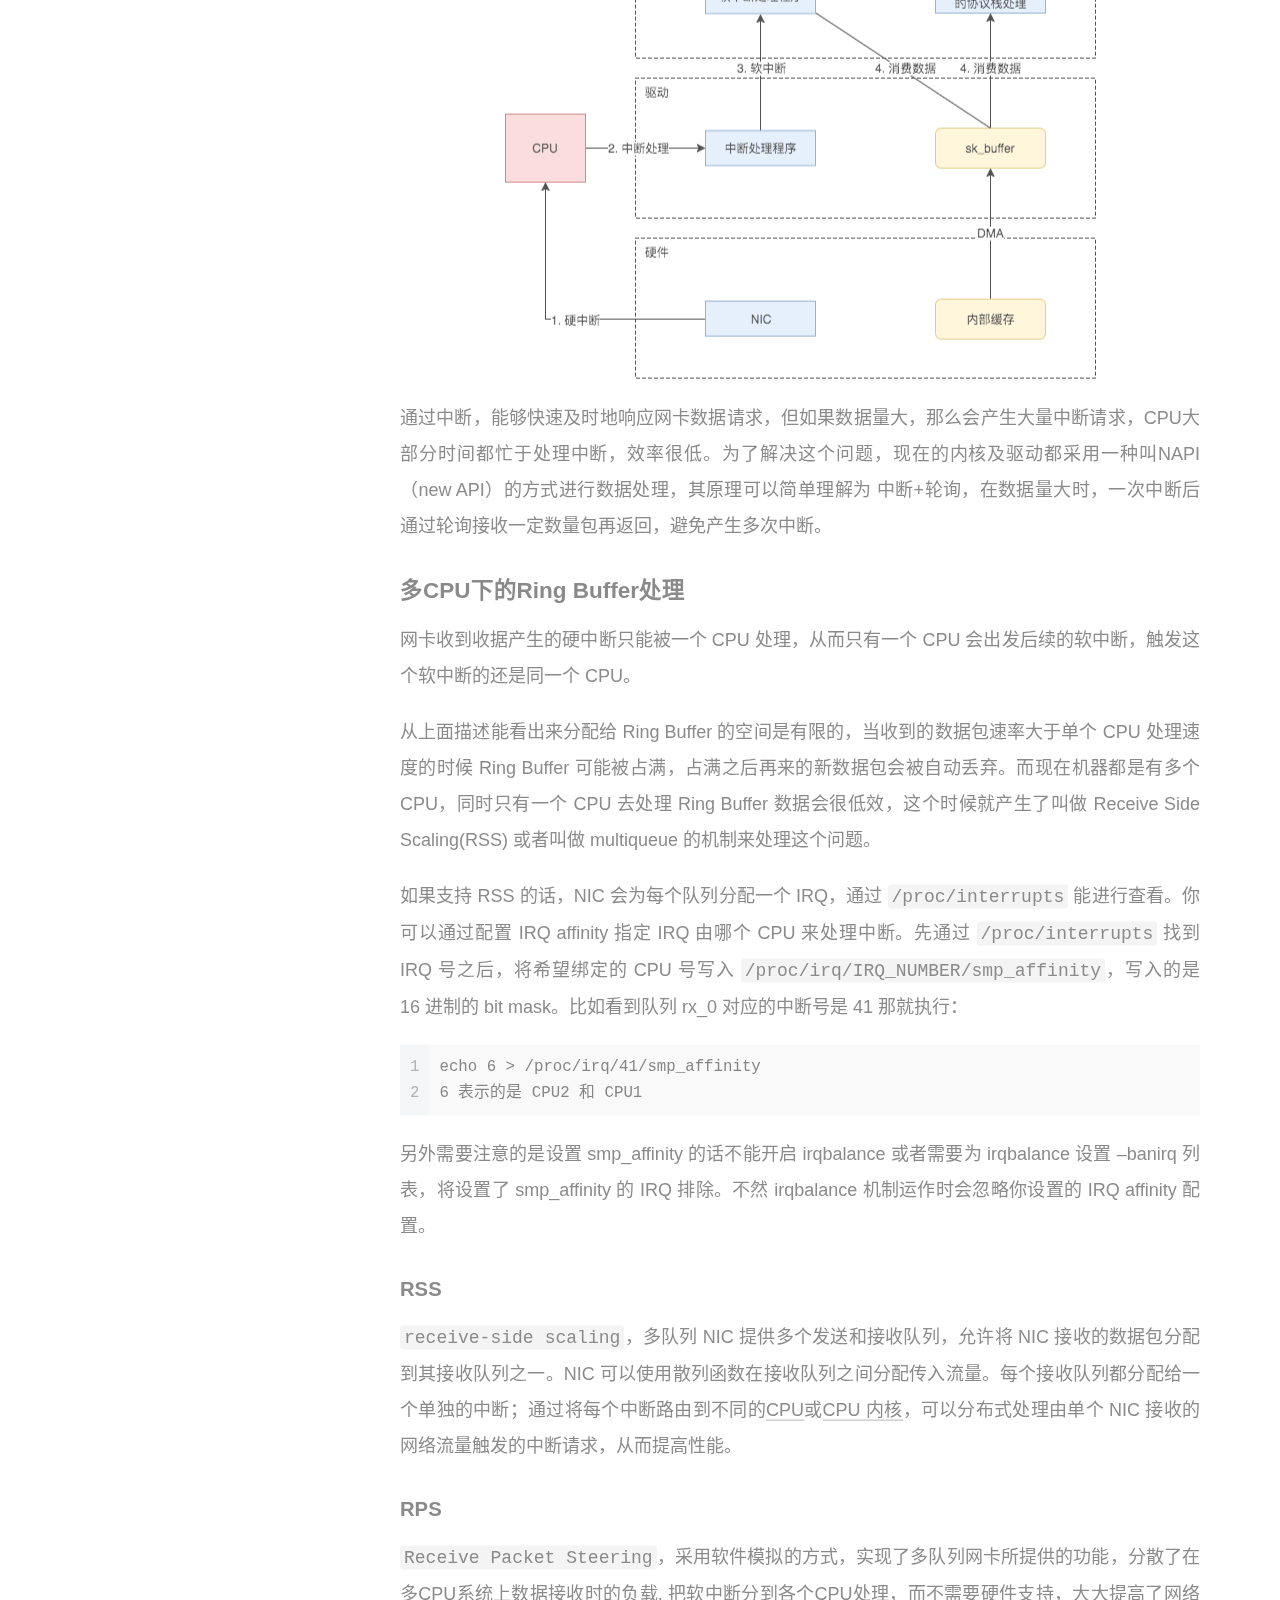
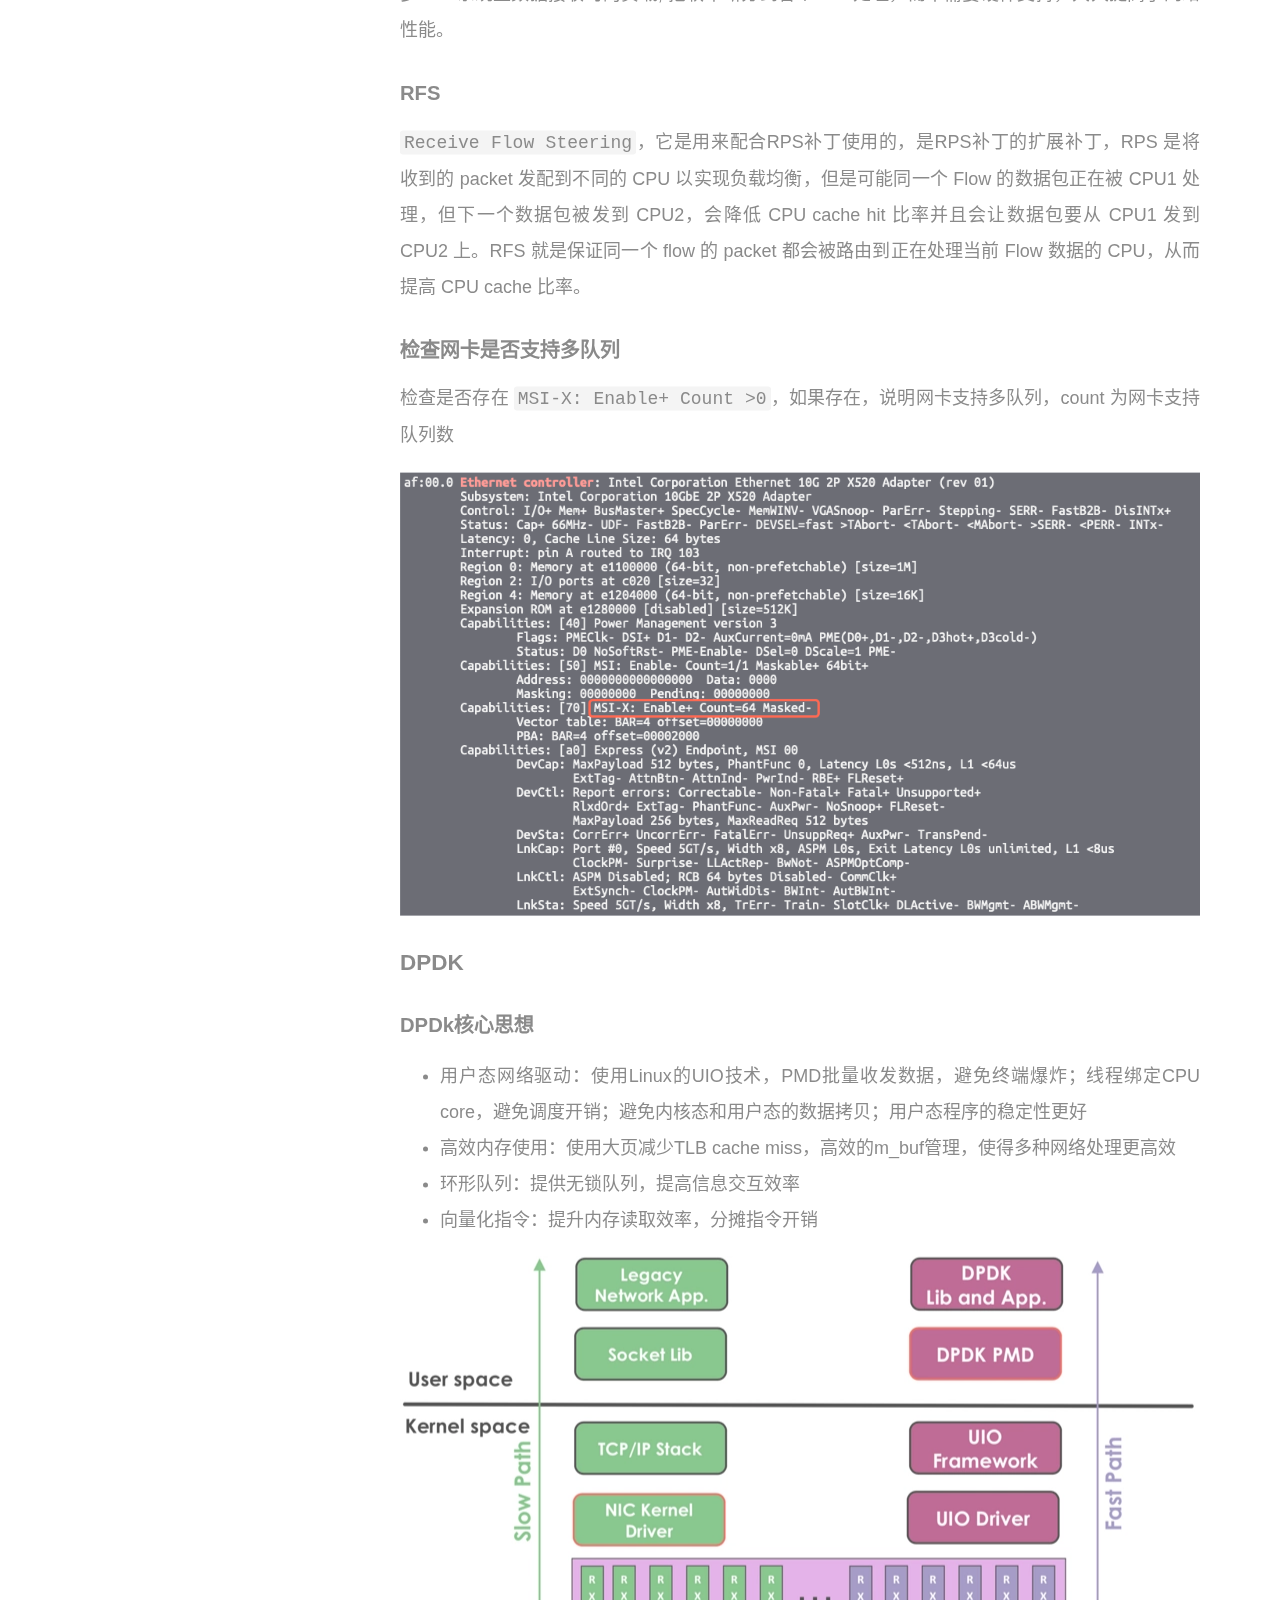
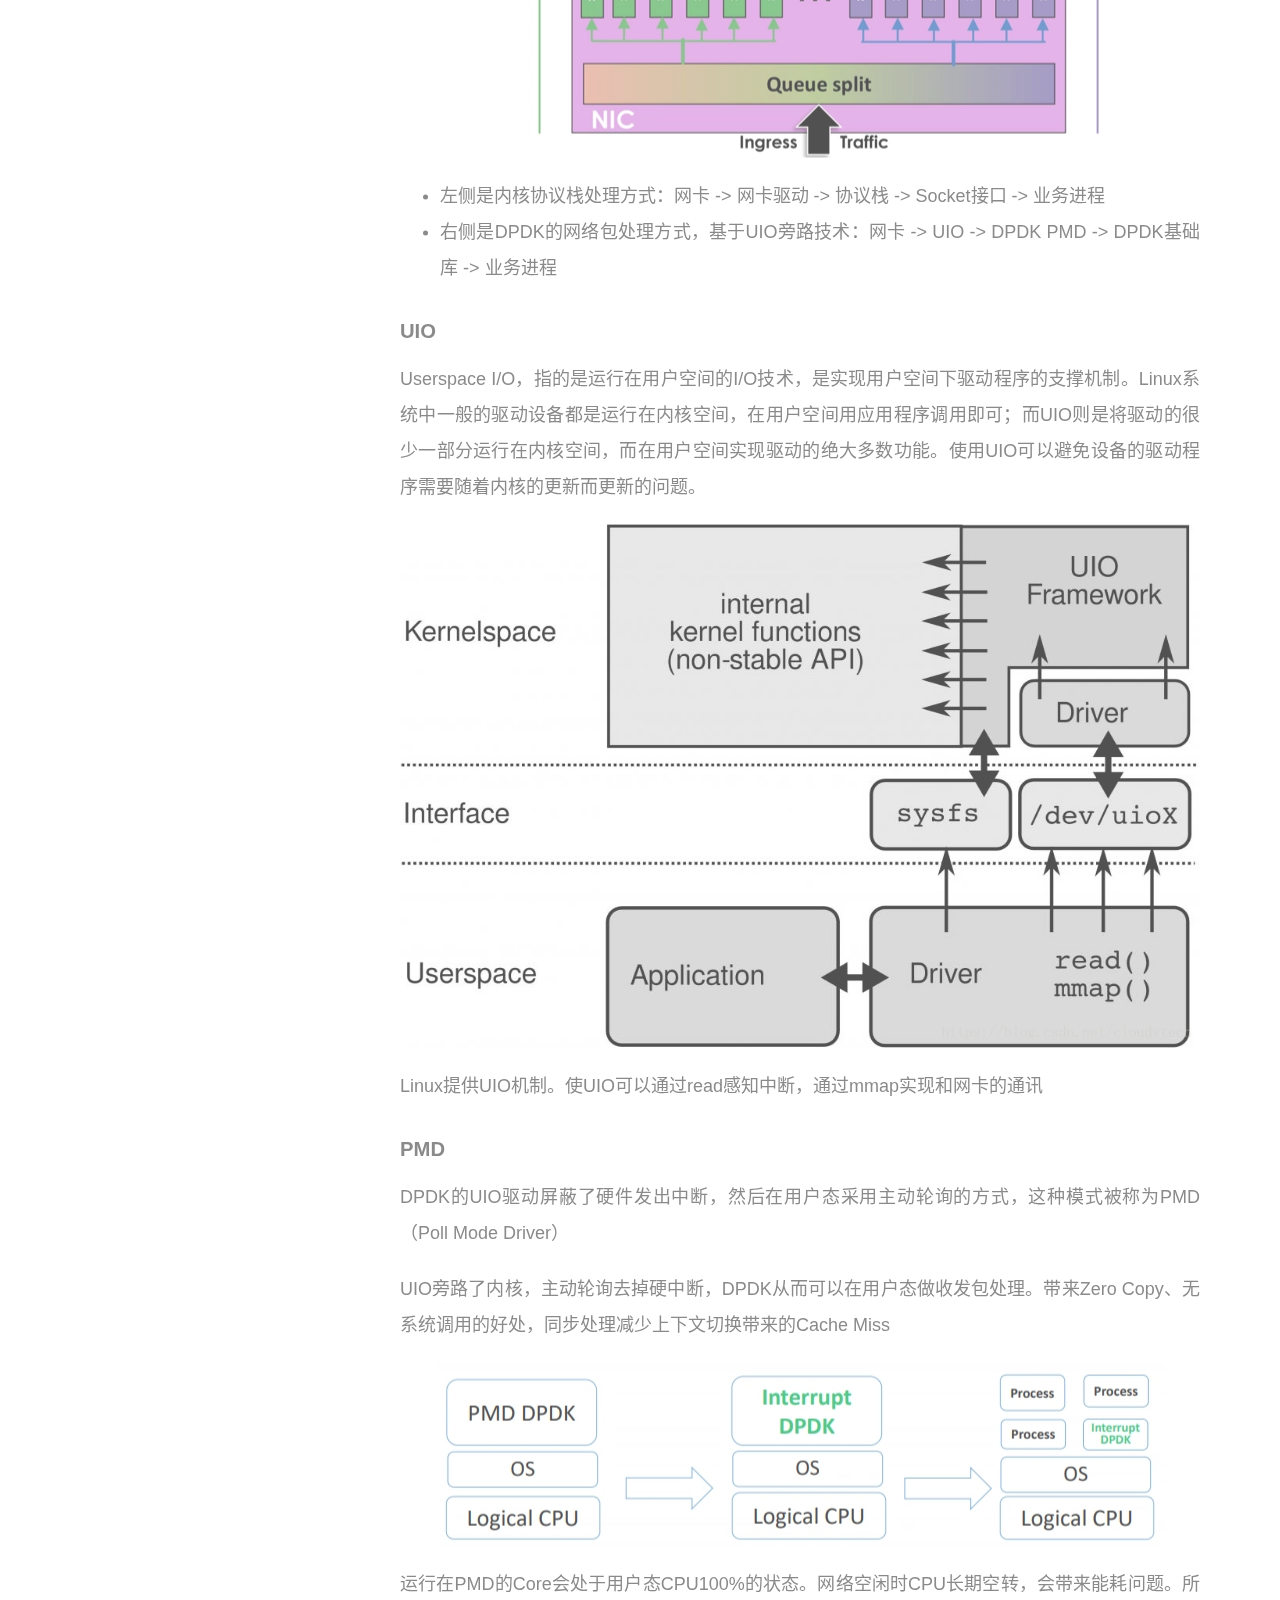
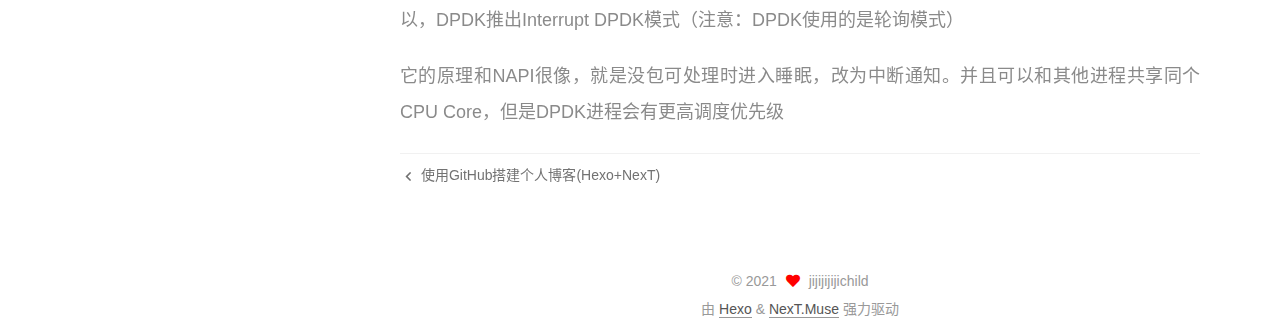
<file: 2021/08/23/多队列网卡优化课题学习/index.html>
<!DOCTYPE html>
<html lang="zh-CN">
<head>
  <meta charset="UTF-8">
<meta name="viewport" content="width=device-width, initial-scale=1, maximum-scale=2">
<meta name="theme-color" content="#222">
<meta name="generator" content="Hexo 5.4.0">
  <link rel="apple-touch-icon" sizes="180x180" href="/images/apple-touch-icon-next.png">
  <link rel="icon" type="image/png" sizes="32x32" href="/images/favicon-32x32-next.png">
  <link rel="icon" type="image/png" sizes="16x16" href="/images/favicon-16x16-next.png">
  <link rel="mask-icon" href="/images/logo.svg" color="#222">

<link rel="stylesheet" href="/css/main.css">


<link rel="stylesheet" href="/lib/font-awesome/css/all.min.css">

<script id="hexo-configurations">
    var NexT = window.NexT || {};
    var CONFIG = {"hostname":"example.com","root":"/","scheme":"Muse","version":"7.8.0","exturl":false,"sidebar":{"position":"left","display":"post","padding":18,"offset":12,"onmobile":false},"copycode":{"enable":false,"show_result":false,"style":null},"back2top":{"enable":true,"sidebar":false,"scrollpercent":false},"bookmark":{"enable":false,"color":"#222","save":"auto"},"fancybox":false,"mediumzoom":false,"lazyload":false,"pangu":false,"comments":{"style":"tabs","active":null,"storage":true,"lazyload":false,"nav":null},"algolia":{"hits":{"per_page":10},"labels":{"input_placeholder":"Search for Posts","hits_empty":"We didn't find any results for the search: ${query}","hits_stats":"${hits} results found in ${time} ms"}},"localsearch":{"enable":false,"trigger":"auto","top_n_per_article":1,"unescape":false,"preload":false},"motion":{"enable":true,"async":false,"transition":{"post_block":"fadeIn","post_header":"slideDownIn","post_body":"slideDownIn","coll_header":"slideLeftIn","sidebar":"slideUpIn"}}};
  </script>

  <meta name="description" content="多队列网卡优化课题学习">
<meta property="og:type" content="article">
<meta property="og:title" content="多队列网卡优化课题学习">
<meta property="og:url" content="http://example.com/2021/08/23/%E5%A4%9A%E9%98%9F%E5%88%97%E7%BD%91%E5%8D%A1%E4%BC%98%E5%8C%96%E8%AF%BE%E9%A2%98%E5%AD%A6%E4%B9%A0/index.html">
<meta property="og:site_name" content="Hexo">
<meta property="og:description" content="多队列网卡优化课题学习">
<meta property="og:locale" content="zh_CN">
<meta property="og:image" content="http://example.com/2021/08/23/%E5%A4%9A%E9%98%9F%E5%88%97%E7%BD%91%E5%8D%A1%E4%BC%98%E5%8C%96%E8%AF%BE%E9%A2%98%E5%AD%A6%E4%B9%A0/f12d804f.png">
<meta property="og:image" content="http://example.com/2021/08/23/%E5%A4%9A%E9%98%9F%E5%88%97%E7%BD%91%E5%8D%A1%E4%BC%98%E5%8C%96%E8%AF%BE%E9%A2%98%E5%AD%A6%E4%B9%A0/79657e98.png">
<meta property="og:image" content="http://example.com/2021/08/23/%E5%A4%9A%E9%98%9F%E5%88%97%E7%BD%91%E5%8D%A1%E4%BC%98%E5%8C%96%E8%AF%BE%E9%A2%98%E5%AD%A6%E4%B9%A0/19e05bc4.png">
<meta property="og:image" content="http://example.com/2021/08/23/%E5%A4%9A%E9%98%9F%E5%88%97%E7%BD%91%E5%8D%A1%E4%BC%98%E5%8C%96%E8%AF%BE%E9%A2%98%E5%AD%A6%E4%B9%A0/image-20210823152839767.png">
<meta property="og:image" content="http://example.com/2021/08/23/%E5%A4%9A%E9%98%9F%E5%88%97%E7%BD%91%E5%8D%A1%E4%BC%98%E5%8C%96%E8%AF%BE%E9%A2%98%E5%AD%A6%E4%B9%A0/D0-t4f9H6l_X9-F29FWSYeHiK4N-bbYgGEzWBZ2nCG8NFSOh4Ukroyq0tIm5onBw0HZg142ozbtYC60_Kbcq1TxfDUvPlpxxJdl4nrcnZs2_SyXyun_PvpLocrJNbfOY_T3mkUPv.png">
<meta property="og:image" content="http://example.com/2021/08/23/%E5%A4%9A%E9%98%9F%E5%88%97%E7%BD%91%E5%8D%A1%E4%BC%98%E5%8C%96%E8%AF%BE%E9%A2%98%E5%AD%A6%E4%B9%A0/70.png">
<meta property="og:image" content="http://example.com/2021/08/23/%E5%A4%9A%E9%98%9F%E5%88%97%E7%BD%91%E5%8D%A1%E4%BC%98%E5%8C%96%E8%AF%BE%E9%A2%98%E5%AD%A6%E4%B9%A0/ytqrp-mfefoy23BkDYmA79G-4HKhOwcHCEG-BY91AqO-pTBhp5JVttxgG1f5gh0EfAzoKGmwPd1rrLTqhnuTbqrWeGfnm7mRA54p28jeGfkFOjLhtafg5kBuXiLqWTHQgJnSz83P.png">
<meta property="article:published_time" content="2021-08-23T12:06:38.000Z">
<meta property="article:modified_time" content="2021-08-23T12:11:17.568Z">
<meta property="article:author" content="jijijijijichild">
<meta name="twitter:card" content="summary">
<meta name="twitter:image" content="http://example.com/2021/08/23/%E5%A4%9A%E9%98%9F%E5%88%97%E7%BD%91%E5%8D%A1%E4%BC%98%E5%8C%96%E8%AF%BE%E9%A2%98%E5%AD%A6%E4%B9%A0/f12d804f.png">

<link rel="canonical" href="http://example.com/2021/08/23/%E5%A4%9A%E9%98%9F%E5%88%97%E7%BD%91%E5%8D%A1%E4%BC%98%E5%8C%96%E8%AF%BE%E9%A2%98%E5%AD%A6%E4%B9%A0/">


<script id="page-configurations">
  // https://hexo.io/docs/variables.html
  CONFIG.page = {
    sidebar: "",
    isHome : false,
    isPost : true,
    lang   : 'zh-CN'
  };
</script>

  <title>多队列网卡优化课题学习 | Hexo</title>
  






  <noscript>
  <style>
  .use-motion .brand,
  .use-motion .menu-item,
  .sidebar-inner,
  .use-motion .post-block,
  .use-motion .pagination,
  .use-motion .comments,
  .use-motion .post-header,
  .use-motion .post-body,
  .use-motion .collection-header { opacity: initial; }

  .use-motion .site-title,
  .use-motion .site-subtitle {
    opacity: initial;
    top: initial;
  }

  .use-motion .logo-line-before i { left: initial; }
  .use-motion .logo-line-after i { right: initial; }
  </style>
</noscript>

</head>

<body itemscope itemtype="http://schema.org/WebPage">
  <div class="container use-motion">
    <div class="headband"></div>

    <header class="header" itemscope itemtype="http://schema.org/WPHeader">
      <div class="header-inner"><div class="site-brand-container">
  <div class="site-nav-toggle">
    <div class="toggle" aria-label="切换导航栏">
      <span class="toggle-line toggle-line-first"></span>
      <span class="toggle-line toggle-line-middle"></span>
      <span class="toggle-line toggle-line-last"></span>
    </div>
  </div>

  <div class="site-meta">

    <a href="/" class="brand" rel="start">
      <span class="logo-line-before"><i></i></span>
      <h1 class="site-title">Hexo</h1>
      <span class="logo-line-after"><i></i></span>
    </a>
  </div>

  <div class="site-nav-right">
    <div class="toggle popup-trigger">
    </div>
  </div>
</div>




<nav class="site-nav">
  <ul id="menu" class="main-menu menu">
        <li class="menu-item menu-item-home">

    <a href="/" rel="section"><i class="fa fa-home fa-fw"></i>首页</a>

  </li>
        <li class="menu-item menu-item-about">

    <a href="/about/" rel="section"><i class="fa fa-user fa-fw"></i>关于</a>

  </li>
        <li class="menu-item menu-item-tags">

    <a href="/tags/" rel="section"><i class="fa fa-tags fa-fw"></i>标签</a>

  </li>
        <li class="menu-item menu-item-categories">

    <a href="/categories/" rel="section"><i class="fa fa-th fa-fw"></i>分类</a>

  </li>
        <li class="menu-item menu-item-archives">

    <a href="/archives/" rel="section"><i class="fa fa-archive fa-fw"></i>归档</a>

  </li>
  </ul>
</nav>




</div>
    </header>

    
  <div class="back-to-top">
    <i class="fa fa-arrow-up"></i>
    <span>0%</span>
  </div>


    <main class="main">
      <div class="main-inner">
        <div class="content-wrap">
          

          <div class="content post posts-expand">
            

    
  
  
  <article itemscope itemtype="http://schema.org/Article" class="post-block" lang="zh-CN">
    <link itemprop="mainEntityOfPage" href="http://example.com/2021/08/23/%E5%A4%9A%E9%98%9F%E5%88%97%E7%BD%91%E5%8D%A1%E4%BC%98%E5%8C%96%E8%AF%BE%E9%A2%98%E5%AD%A6%E4%B9%A0/">

    <span hidden itemprop="author" itemscope itemtype="http://schema.org/Person">
      <meta itemprop="image" content="/images/avatar.gif">
      <meta itemprop="name" content="jijijijijichild">
      <meta itemprop="description" content="">
    </span>

    <span hidden itemprop="publisher" itemscope itemtype="http://schema.org/Organization">
      <meta itemprop="name" content="Hexo">
    </span>
      <header class="post-header">
        <h1 class="post-title" itemprop="name headline">
          多队列网卡优化课题学习
        </h1>

        <div class="post-meta">
            <span class="post-meta-item">
              <span class="post-meta-item-icon">
                <i class="far fa-calendar"></i>
              </span>
              <span class="post-meta-item-text">发表于</span>
              

              <time title="创建时间：2021-08-23 20:06:38 / 修改时间：20:11:17" itemprop="dateCreated datePublished" datetime="2021-08-23T20:06:38+08:00">2021-08-23</time>
            </span>

          

        </div>
      </header>

    
    
    
    <div class="post-body" itemprop="articleBody">

      
        <h3 id="接收数据包流程"><a href="#接收数据包流程" class="headerlink" title="接收数据包流程"></a>接收数据包流程</h3><p><img src="f12d804f.png" alt="img"></p>
<p>接收数据包是一个复杂的过程，涉及很多底层的技术细节，但大致需要以下几个步骤：</p>
<ol>
<li>网卡收到数据包</li>
<li>将数据包从网卡硬件缓存转移到服务器内存中</li>
<li>通知内核处理</li>
<li>经过TCP/IP协议逐层处理</li>
<li>应用程序通过<code>read()</code>从<code>socket buffer</code>读取数据</li>
</ol>
<h4 id="将网卡收到的数据包转移到主机内存（NIC与驱动交互）"><a href="#将网卡收到的数据包转移到主机内存（NIC与驱动交互）" class="headerlink" title="将网卡收到的数据包转移到主机内存（NIC与驱动交互）"></a>将网卡收到的数据包转移到主机内存（NIC与驱动交互）</h4><p><img src="79657e98.png" alt="img"></p>
<p>NIC在接收到数据包之后，首先需要将数据同步到内核中，这中间的桥梁是<code>rx ring buffer</code>。它是由NIC和驱动程序共享的一片区域，事实上，<code>rx ring buffer</code>存储的并不是实际的packet数据，而是一个描述符，这个描述符指向了它真正的存储地址，具体流程如下：</p>
<ol>
<li>驱动在内存中分配一片缓冲区用来接收数据包，叫做<code>sk_buffer</code>；</li>
<li>将上述缓冲区的地址和大小（即接收描述符），加入到<code>rx ring buffer</code>。描述符中的缓冲区地址是DMA使用的物理地址；</li>
<li>驱动通知网卡有一个新的描述符；</li>
<li>网卡从<code>rx ring buffer</code>中取出描述符，从而获知缓冲区的地址和大小；</li>
<li>网卡收到新的数据包；</li>
<li>网卡将新数据包通过DMA直接写到<code>sk_buffer</code>中。</li>
</ol>
<p>当驱动处理速度跟不上网卡收包速度时，驱动来不及分配缓冲区，NIC接收到的数据包无法及时写到<code>sk_buffer</code>，就会产生堆积，当NIC内部缓冲区写满后，就会丢弃部分数据，引起丢包。这部分丢包为<code>rx_fifo_errors</code>，在<code>/proc/net/dev</code>中体现为fifo字段增长，在ifconfig中体现为overruns指标增长。</p>
<h4 id="通知系统内核处理（驱动与Linux内核交互）"><a href="#通知系统内核处理（驱动与Linux内核交互）" class="headerlink" title="通知系统内核处理（驱动与Linux内核交互）"></a>通知系统内核处理（驱动与Linux内核交互）</h4><p>这个时候，数据包已经被转移到了<code>sk_buffer</code>中。前文提到，这是驱动程序在内存中分配的一片缓冲区，并且是通过DMA写入的，这种方式不依赖CPU直接将数据写到了内存中，意味着对内核来说，其实并不知道已经有新数据到了内存中。那么如何让内核知道有新数据进来了呢？答案就是中断，通过中断告诉内核有新数据进来了，并需要进行后续处理。</p>
<p>提到中断，就涉及到硬中断和软中断，首先需要简单了解一下它们的区别：</p>
<ul>
<li>硬中断： 由硬件自己生成，具有随机性，硬中断被CPU接收后，触发执行中断处理程序。中断处理程序只会处理关键性的、短时间内可以处理完的工作，剩余耗时较长工作，会放到中断之后，由软中断来完成。硬中断也被称为上半部分。</li>
<li>软中断： 由硬中断对应的中断处理程序生成，往往是预先在代码里实现好的，不具有随机性。（除此之外，也有应用程序触发的软中断，与本文讨论的网卡收包无关。）也被称为下半部分。</li>
</ul>
<p><strong>当NIC把数据包通过DMA复制到内核缓冲区<code>sk_buffer</code>后，NIC立即发起一个硬件中断。CPU接收后，首先进入上半部分，网卡中断对应的中断处理程序是网卡驱动程序的一部分，之后由它发起软中断，进入下半部分，开始消费<code>sk_buffer</code>中的数据，交给内核协议栈处理。</strong></p>
<p><img src="19e05bc4.png" alt="img"></p>
<p>通过中断，能够快速及时地响应网卡数据请求，但如果数据量大，那么会产生大量中断请求，CPU大部分时间都忙于处理中断，效率很低。为了解决这个问题，现在的内核及驱动都采用一种叫NAPI（new API）的方式进行数据处理，其原理可以简单理解为 中断+轮询，在数据量大时，一次中断后通过轮询接收一定数量包再返回，避免产生多次中断。</p>
<h3 id="多CPU下的Ring-Buffer处理"><a href="#多CPU下的Ring-Buffer处理" class="headerlink" title="多CPU下的Ring Buffer处理"></a>多CPU下的Ring Buffer处理</h3><p>网卡收到收据产生的硬中断只能被一个 CPU 处理，从而只有一个 CPU 会出发后续的软中断，触发这个软中断的还是同一个 CPU。</p>
<p>从上面描述能看出来分配给 Ring Buffer 的空间是有限的，当收到的数据包速率大于单个 CPU 处理速度的时候 Ring Buffer 可能被占满，占满之后再来的新数据包会被自动丢弃。而现在机器都是有多个 CPU，同时只有一个 CPU 去处理 Ring Buffer 数据会很低效，这个时候就产生了叫做 Receive Side Scaling(RSS) 或者叫做 multiqueue 的机制来处理这个问题。</p>
<p>如果支持 RSS 的话，NIC 会为每个队列分配一个 IRQ，通过 <code>/proc/interrupts</code> 能进行查看。你可以通过配置 IRQ affinity 指定 IRQ 由哪个 CPU 来处理中断。先通过 <code>/proc/interrupts</code> 找到 IRQ 号之后，将希望绑定的 CPU 号写入 <code>/proc/irq/IRQ_NUMBER/smp_affinity</code>，写入的是 16 进制的 bit mask。比如看到队列 rx_0 对应的中断号是 41 那就执行：</p>
<figure class="highlight plaintext"><table><tr><td class="gutter"><pre><span class="line">1</span><br><span class="line">2</span><br></pre></td><td class="code"><pre><span class="line">echo 6 &gt; /proc/irq/41/smp_affinity</span><br><span class="line">6 表示的是 CPU2 和 CPU1</span><br></pre></td></tr></table></figure>

<p>另外需要注意的是设置 smp_affinity 的话不能开启 irqbalance 或者需要为 irqbalance 设置 –banirq 列表，将设置了 smp_affinity 的 IRQ 排除。不然 irqbalance 机制运作时会忽略你设置的 IRQ affinity 配置。</p>
<h4 id="RSS"><a href="#RSS" class="headerlink" title="RSS"></a>RSS</h4><p><code>receive-side scaling</code>，多队列 NIC 提供多个发送和接收队列，允许将 NIC 接收的数据包分配到其接收队列之一。NIC 可以使用散列函数在接收队列之间分配传入流量。每个接收队列都分配给一个单独的中断；通过将每个中断路由到不同的<a target="_blank" rel="noopener" href="https://en.wikipedia.org/wiki/CPU">CPU</a>或<a target="_blank" rel="noopener" href="https://en.wikipedia.org/wiki/Multi-core_processor">CPU 内核</a>，可以分布式处理由单个 NIC 接收的网络流量触发的中断请求，从而提高性能。</p>
<h4 id="RPS"><a href="#RPS" class="headerlink" title="RPS"></a>RPS</h4><p><code>Receive Packet Steering</code>，采用软件模拟的方式，实现了多队列网卡所提供的功能，分散了在多CPU系统上数据接收时的负载, 把软中断分到各个CPU处理，而不需要硬件支持，大大提高了网络性能。</p>
<h4 id="RFS"><a href="#RFS" class="headerlink" title="RFS"></a>RFS</h4><p><code>Receive Flow Steering</code>，它是用来配合RPS补丁使用的，是RPS补丁的扩展补丁，RPS 是将收到的 packet 发配到不同的 CPU 以实现负载均衡，但是可能同一个 Flow 的数据包正在被 CPU1 处理，但下一个数据包被发到 CPU2，会降低 CPU cache hit 比率并且会让数据包要从 CPU1 发到 CPU2 上。RFS 就是保证同一个 flow 的 packet 都会被路由到正在处理当前 Flow 数据的 CPU，从而提高 CPU cache 比率。</p>
<h4 id="检查网卡是否支持多队列"><a href="#检查网卡是否支持多队列" class="headerlink" title="检查网卡是否支持多队列"></a>检查网卡是否支持多队列</h4><p>检查是否存在 <code>MSI-X: Enable+ Count &gt;0</code>，如果存在，说明网卡支持多队列，count 为网卡支持队列数</p>
<p><img src="image-20210823152839767.png" alt="image-20210823152839767"></p>
<h3 id="DPDK"><a href="#DPDK" class="headerlink" title="DPDK"></a>DPDK</h3><h4 id="DPDk核心思想"><a href="#DPDk核心思想" class="headerlink" title="DPDk核心思想"></a>DPDk核心思想</h4><ul>
<li>用户态网络驱动：使用Linux的UIO技术，PMD批量收发数据，避免终端爆炸；线程绑定CPU core，避免调度开销；避免内核态和用户态的数据拷贝；用户态程序的稳定性更好</li>
<li>高效内存使用：使用大页减少TLB cache miss，高效的m_buf管理，使得多种网络处理更高效</li>
<li>环形队列：提供无锁队列，提高信息交互效率</li>
<li>向量化指令：提升内存读取效率，分摊指令开销</li>
</ul>
<p><img src="D0-t4f9H6l_X9-F29FWSYeHiK4N-bbYgGEzWBZ2nCG8NFSOh4Ukroyq0tIm5onBw0HZg142ozbtYC60_Kbcq1TxfDUvPlpxxJdl4nrcnZs2_SyXyun_PvpLocrJNbfOY_T3mkUPv.png" alt="img"></p>
<ul>
<li>左侧是内核协议栈处理方式：网卡 -&gt; 网卡驱动 -&gt; 协议栈 -&gt; Socket接口 -&gt; 业务进程</li>
<li>右侧是DPDK的网络包处理方式，基于UIO旁路技术：网卡 -&gt; UIO -&gt; DPDK PMD -&gt; DPDK基础库 -&gt; 业务进程</li>
</ul>
<h4 id="UIO"><a href="#UIO" class="headerlink" title="UIO"></a>UIO</h4><p>Userspace I/O，指的是运行在用户空间的I/O技术，是实现用户空间下驱动程序的支撑机制。Linux系统中一般的驱动设备都是运行在内核空间，在用户空间用应用程序调用即可；而UIO则是将驱动的很少一部分运行在内核空间，而在用户空间实现驱动的绝大多数功能。使用UIO可以避免设备的驱动程序需要随着内核的更新而更新的问题。</p>
<p><img src="70.png" alt="img"></p>
<p>Linux提供UIO机制。使UIO可以通过read感知中断，通过mmap实现和网卡的通讯</p>
<h4 id="PMD"><a href="#PMD" class="headerlink" title="PMD"></a>PMD</h4><p>DPDK的UIO驱动屏蔽了硬件发出中断，然后在用户态采用主动轮询的方式，这种模式被称为PMD（Poll Mode Driver）</p>
<p>UIO旁路了内核，主动轮询去掉硬中断，DPDK从而可以在用户态做收发包处理。带来Zero Copy、无系统调用的好处，同步处理减少上下文切换带来的Cache Miss</p>
<p><img src="ytqrp-mfefoy23BkDYmA79G-4HKhOwcHCEG-BY91AqO-pTBhp5JVttxgG1f5gh0EfAzoKGmwPd1rrLTqhnuTbqrWeGfnm7mRA54p28jeGfkFOjLhtafg5kBuXiLqWTHQgJnSz83P.png" alt="img"></p>
<p>运行在PMD的Core会处于用户态CPU100%的状态。网络空闲时CPU长期空转，会带来能耗问题。所以，DPDK推出Interrupt DPDK模式（注意：DPDK使用的是轮询模式）</p>
<p>它的原理和NAPI很像，就是没包可处理时进入睡眠，改为中断通知。并且可以和其他进程共享同个CPU Core，但是DPDK进程会有更高调度优先级</p>

    </div>

    
    
    

      <footer class="post-footer">

        


        
    <div class="post-nav">
      <div class="post-nav-item">
    <a href="/2021/08/22/%E4%BD%BF%E7%94%A8GitHub%E6%90%AD%E5%BB%BA%E4%B8%AA%E4%BA%BA%E5%8D%9A%E5%AE%A2-Hexo-NexT/" rel="prev" title="使用GitHub搭建个人博客(Hexo+NexT)">
      <i class="fa fa-chevron-left"></i> 使用GitHub搭建个人博客(Hexo+NexT)
    </a></div>
      <div class="post-nav-item"></div>
    </div>
      </footer>
    
  </article>
  
  
  



          </div>
          

<script>
  window.addEventListener('tabs:register', () => {
    let { activeClass } = CONFIG.comments;
    if (CONFIG.comments.storage) {
      activeClass = localStorage.getItem('comments_active') || activeClass;
    }
    if (activeClass) {
      let activeTab = document.querySelector(`a[href="#comment-${activeClass}"]`);
      if (activeTab) {
        activeTab.click();
      }
    }
  });
  if (CONFIG.comments.storage) {
    window.addEventListener('tabs:click', event => {
      if (!event.target.matches('.tabs-comment .tab-content .tab-pane')) return;
      let commentClass = event.target.classList[1];
      localStorage.setItem('comments_active', commentClass);
    });
  }
</script>

        </div>
          
  
  <div class="toggle sidebar-toggle">
    <span class="toggle-line toggle-line-first"></span>
    <span class="toggle-line toggle-line-middle"></span>
    <span class="toggle-line toggle-line-last"></span>
  </div>

  <aside class="sidebar">
    <div class="sidebar-inner">

      <ul class="sidebar-nav motion-element">
        <li class="sidebar-nav-toc">
          文章目录
        </li>
        <li class="sidebar-nav-overview">
          站点概览
        </li>
      </ul>

      <!--noindex-->
      <div class="post-toc-wrap sidebar-panel">
          <div class="post-toc motion-element"><ol class="nav"><li class="nav-item nav-level-3"><a class="nav-link" href="#%E6%8E%A5%E6%94%B6%E6%95%B0%E6%8D%AE%E5%8C%85%E6%B5%81%E7%A8%8B"><span class="nav-number">1.</span> <span class="nav-text">接收数据包流程</span></a><ol class="nav-child"><li class="nav-item nav-level-4"><a class="nav-link" href="#%E5%B0%86%E7%BD%91%E5%8D%A1%E6%94%B6%E5%88%B0%E7%9A%84%E6%95%B0%E6%8D%AE%E5%8C%85%E8%BD%AC%E7%A7%BB%E5%88%B0%E4%B8%BB%E6%9C%BA%E5%86%85%E5%AD%98%EF%BC%88NIC%E4%B8%8E%E9%A9%B1%E5%8A%A8%E4%BA%A4%E4%BA%92%EF%BC%89"><span class="nav-number">1.1.</span> <span class="nav-text">将网卡收到的数据包转移到主机内存（NIC与驱动交互）</span></a></li><li class="nav-item nav-level-4"><a class="nav-link" href="#%E9%80%9A%E7%9F%A5%E7%B3%BB%E7%BB%9F%E5%86%85%E6%A0%B8%E5%A4%84%E7%90%86%EF%BC%88%E9%A9%B1%E5%8A%A8%E4%B8%8ELinux%E5%86%85%E6%A0%B8%E4%BA%A4%E4%BA%92%EF%BC%89"><span class="nav-number">1.2.</span> <span class="nav-text">通知系统内核处理（驱动与Linux内核交互）</span></a></li></ol></li><li class="nav-item nav-level-3"><a class="nav-link" href="#%E5%A4%9ACPU%E4%B8%8B%E7%9A%84Ring-Buffer%E5%A4%84%E7%90%86"><span class="nav-number">2.</span> <span class="nav-text">多CPU下的Ring Buffer处理</span></a><ol class="nav-child"><li class="nav-item nav-level-4"><a class="nav-link" href="#RSS"><span class="nav-number">2.1.</span> <span class="nav-text">RSS</span></a></li><li class="nav-item nav-level-4"><a class="nav-link" href="#RPS"><span class="nav-number">2.2.</span> <span class="nav-text">RPS</span></a></li><li class="nav-item nav-level-4"><a class="nav-link" href="#RFS"><span class="nav-number">2.3.</span> <span class="nav-text">RFS</span></a></li><li class="nav-item nav-level-4"><a class="nav-link" href="#%E6%A3%80%E6%9F%A5%E7%BD%91%E5%8D%A1%E6%98%AF%E5%90%A6%E6%94%AF%E6%8C%81%E5%A4%9A%E9%98%9F%E5%88%97"><span class="nav-number">2.4.</span> <span class="nav-text">检查网卡是否支持多队列</span></a></li></ol></li><li class="nav-item nav-level-3"><a class="nav-link" href="#DPDK"><span class="nav-number">3.</span> <span class="nav-text">DPDK</span></a><ol class="nav-child"><li class="nav-item nav-level-4"><a class="nav-link" href="#DPDk%E6%A0%B8%E5%BF%83%E6%80%9D%E6%83%B3"><span class="nav-number">3.1.</span> <span class="nav-text">DPDk核心思想</span></a></li><li class="nav-item nav-level-4"><a class="nav-link" href="#UIO"><span class="nav-number">3.2.</span> <span class="nav-text">UIO</span></a></li><li class="nav-item nav-level-4"><a class="nav-link" href="#PMD"><span class="nav-number">3.3.</span> <span class="nav-text">PMD</span></a></li></ol></li></ol></div>
      </div>
      <!--/noindex-->

      <div class="site-overview-wrap sidebar-panel">
        <div class="site-author motion-element" itemprop="author" itemscope itemtype="http://schema.org/Person">
  <p class="site-author-name" itemprop="name">jijijijijichild</p>
  <div class="site-description" itemprop="description"></div>
</div>
<div class="site-state-wrap motion-element">
  <nav class="site-state">
      <div class="site-state-item site-state-posts">
          <a href="/archives/">
        
          <span class="site-state-item-count">3</span>
          <span class="site-state-item-name">日志</span>
        </a>
      </div>
      <div class="site-state-item site-state-categories">
            <a href="/categories/">
          
        <span class="site-state-item-count">1</span>
        <span class="site-state-item-name">分类</span></a>
      </div>
  </nav>
</div>



      </div>

    </div>
  </aside>
  <div id="sidebar-dimmer"></div>


      </div>
    </main>

    <footer class="footer">
      <div class="footer-inner">
        

        

<div class="copyright">
  
  &copy; 
  <span itemprop="copyrightYear">2021</span>
  <span class="with-love">
    <i class="fa fa-heart"></i>
  </span>
  <span class="author" itemprop="copyrightHolder">jijijijijichild</span>
</div>
  <div class="powered-by">由 <a href="https://hexo.io/" class="theme-link" rel="noopener" target="_blank">Hexo</a> & <a href="https://muse.theme-next.org/" class="theme-link" rel="noopener" target="_blank">NexT.Muse</a> 强力驱动
  </div>

        








      </div>
    </footer>
  </div>

  
  <script src="/lib/anime.min.js"></script>
  <script src="/lib/velocity/velocity.min.js"></script>
  <script src="/lib/velocity/velocity.ui.min.js"></script>

<script src="/js/utils.js"></script>

<script src="/js/motion.js"></script>


<script src="/js/schemes/muse.js"></script>


<script src="/js/next-boot.js"></script>




  















  

  

</body>
</html>
</file>
<file: css/main.css>
:root {
  --body-bg-color: #fff;
  --content-bg-color: #fff;
  --card-bg-color: #f5f5f5;
  --text-color: #555;
  --blockquote-color: #666;
  --link-color: #555;
  --link-hover-color: #222;
  --brand-color: #fff;
  --brand-hover-color: #fff;
  --table-row-odd-bg-color: #f9f9f9;
  --table-row-hover-bg-color: #f5f5f5;
  --menu-item-bg-color: #f5f5f5;
  --btn-default-bg: #222;
  --btn-default-color: #fff;
  --btn-default-border-color: #222;
  --btn-default-hover-bg: #fff;
  --btn-default-hover-color: #222;
  --btn-default-hover-border-color: #222;
}
html {
  line-height: 1.15; /* 1 */
  -webkit-text-size-adjust: 100%; /* 2 */
}
body {
  margin: 0;
}
main {
  display: block;
}
h1 {
  font-size: 2em;
  margin: 0.67em 0;
}
hr {
  box-sizing: content-box; /* 1 */
  height: 0; /* 1 */
  overflow: visible; /* 2 */
}
pre {
  font-family: monospace, monospace; /* 1 */
  font-size: 1em; /* 2 */
}
a {
  background: transparent;
}
abbr[title] {
  border-bottom: none; /* 1 */
  text-decoration: underline; /* 2 */
  text-decoration: underline dotted; /* 2 */
}
b,
strong {
  font-weight: bolder;
}
code,
kbd,
samp {
  font-family: monospace, monospace; /* 1 */
  font-size: 1em; /* 2 */
}
small {
  font-size: 80%;
}
sub,
sup {
  font-size: 75%;
  line-height: 0;
  position: relative;
  vertical-align: baseline;
}
sub {
  bottom: -0.25em;
}
sup {
  top: -0.5em;
}
img {
  border-style: none;
}
button,
input,
optgroup,
select,
textarea {
  font-family: inherit; /* 1 */
  font-size: 100%; /* 1 */
  line-height: 1.15; /* 1 */
  margin: 0; /* 2 */
}
button,
input {
/* 1 */
  overflow: visible;
}
button,
select {
/* 1 */
  text-transform: none;
}
button,
[type='button'],
[type='reset'],
[type='submit'] {
  -webkit-appearance: button;
}
button::-moz-focus-inner,
[type='button']::-moz-focus-inner,
[type='reset']::-moz-focus-inner,
[type='submit']::-moz-focus-inner {
  border-style: none;
  padding: 0;
}
button:-moz-focusring,
[type='button']:-moz-focusring,
[type='reset']:-moz-focusring,
[type='submit']:-moz-focusring {
  outline: 1px dotted ButtonText;
}
fieldset {
  padding: 0.35em 0.75em 0.625em;
}
legend {
  box-sizing: border-box; /* 1 */
  color: inherit; /* 2 */
  display: table; /* 1 */
  max-width: 100%; /* 1 */
  padding: 0; /* 3 */
  white-space: normal; /* 1 */
}
progress {
  vertical-align: baseline;
}
textarea {
  overflow: auto;
}
[type='checkbox'],
[type='radio'] {
  box-sizing: border-box; /* 1 */
  padding: 0; /* 2 */
}
[type='number']::-webkit-inner-spin-button,
[type='number']::-webkit-outer-spin-button {
  height: auto;
}
[type='search'] {
  outline-offset: -2px; /* 2 */
  -webkit-appearance: textfield; /* 1 */
}
[type='search']::-webkit-search-decoration {
  -webkit-appearance: none;
}
::-webkit-file-upload-button {
  font: inherit; /* 2 */
  -webkit-appearance: button; /* 1 */
}
details {
  display: block;
}
summary {
  display: list-item;
}
template {
  display: none;
}
[hidden] {
  display: none;
}
::selection {
  background: #262a30;
  color: #eee;
}
html,
body {
  height: 100%;
}
body {
  background: var(--body-bg-color);
  color: var(--text-color);
  font-family: 'Lato', "PingFang SC", "Microsoft YaHei", sans-serif;
  font-size: 1em;
  line-height: 2;
}
@media (max-width: 991px) {
  body {
    padding-left: 0 !important;
    padding-right: 0 !important;
  }
}
h1,
h2,
h3,
h4,
h5,
h6 {
  font-family: 'Lato', "PingFang SC", "Microsoft YaHei", sans-serif;
  font-weight: bold;
  line-height: 1.5;
  margin: 20px 0 15px;
}
h1 {
  font-size: 1.5em;
}
h2 {
  font-size: 1.375em;
}
h3 {
  font-size: 1.25em;
}
h4 {
  font-size: 1.125em;
}
h5 {
  font-size: 1em;
}
h6 {
  font-size: 0.875em;
}
p {
  margin: 0 0 20px 0;
}
a,
span.exturl {
  border-bottom: 1px solid #999;
  color: var(--link-color);
  outline: 0;
  text-decoration: none;
  overflow-wrap: break-word;
  word-wrap: break-word;
  cursor: pointer;
}
a:hover,
span.exturl:hover {
  border-bottom-color: var(--link-hover-color);
  color: var(--link-hover-color);
}
iframe,
img,
video {
  display: block;
  margin-left: auto;
  margin-right: auto;
  max-width: 100%;
}
hr {
  background-image: repeating-linear-gradient(-45deg, #ddd, #ddd 4px, transparent 4px, transparent 8px);
  border: 0;
  height: 3px;
  margin: 40px 0;
}
blockquote {
  border-left: 4px solid #ddd;
  color: var(--blockquote-color);
  margin: 0;
  padding: 0 15px;
}
blockquote cite::before {
  content: '-';
  padding: 0 5px;
}
dt {
  font-weight: bold;
}
dd {
  margin: 0;
  padding: 0;
}
kbd {
  background-color: #f5f5f5;
  background-image: linear-gradient(#eee, #fff, #eee);
  border: 1px solid #ccc;
  border-radius: 0.2em;
  box-shadow: 0.1em 0.1em 0.2em rgba(0,0,0,0.1);
  color: #555;
  font-family: inherit;
  padding: 0.1em 0.3em;
  white-space: nowrap;
}
.table-container {
  overflow: auto;
}
table {
  border-collapse: collapse;
  border-spacing: 0;
  font-size: 0.875em;
  margin: 0 0 20px 0;
  width: 100%;
}
tbody tr:nth-of-type(odd) {
  background: var(--table-row-odd-bg-color);
}
tbody tr:hover {
  background: var(--table-row-hover-bg-color);
}
caption,
th,
td {
  font-weight: normal;
  padding: 8px;
  vertical-align: middle;
}
th,
td {
  border: 1px solid #ddd;
  border-bottom: 3px solid #ddd;
}
th {
  font-weight: 700;
  padding-bottom: 10px;
}
td {
  border-bottom-width: 1px;
}
.btn {
  background: var(--btn-default-bg);
  border: 2px solid var(--btn-default-border-color);
  border-radius: 0;
  color: var(--btn-default-color);
  display: inline-block;
  font-size: 0.875em;
  line-height: 2;
  padding: 0 20px;
  text-decoration: none;
  transition-property: background-color;
  transition-delay: 0s;
  transition-duration: 0.2s;
  transition-timing-function: ease-in-out;
}
.btn:hover {
  background: var(--btn-default-hover-bg);
  border-color: var(--btn-default-hover-border-color);
  color: var(--btn-default-hover-color);
}
.btn + .btn {
  margin: 0 0 8px 8px;
}
.btn .fa-fw {
  text-align: left;
  width: 1.285714285714286em;
}
.toggle {
  line-height: 0;
}
.toggle .toggle-line {
  background: #fff;
  display: inline-block;
  height: 2px;
  left: 0;
  position: relative;
  top: 0;
  transition: all 0.4s;
  vertical-align: top;
  width: 100%;
}
.toggle .toggle-line:not(:first-child) {
  margin-top: 3px;
}
.toggle.toggle-arrow .toggle-line-first {
  left: 50%;
  top: 2px;
  transform: rotate(45deg);
  width: 50%;
}
.toggle.toggle-arrow .toggle-line-middle {
  left: 2px;
  width: 90%;
}
.toggle.toggle-arrow .toggle-line-last {
  left: 50%;
  top: -2px;
  transform: rotate(-45deg);
  width: 50%;
}
.toggle.toggle-close .toggle-line-first {
  transform: rotate(-45deg);
  top: 5px;
}
.toggle.toggle-close .toggle-line-middle {
  opacity: 0;
}
.toggle.toggle-close .toggle-line-last {
  transform: rotate(45deg);
  top: -5px;
}
.highlight,
pre {
  background: #f7f7f7;
  color: #4d4d4c;
  line-height: 1.6;
  margin: 0 auto 20px;
}
pre,
code {
  font-family: consolas, Menlo, monospace, "PingFang SC", "Microsoft YaHei";
}
code {
  background: #eee;
  border-radius: 3px;
  color: #555;
  padding: 2px 4px;
  overflow-wrap: break-word;
  word-wrap: break-word;
}
.highlight *::selection {
  background: #d6d6d6;
}
.highlight pre {
  border: 0;
  margin: 0;
  padding: 10px 0;
}
.highlight table {
  border: 0;
  margin: 0;
  width: auto;
}
.highlight td {
  border: 0;
  padding: 0;
}
.highlight figcaption {
  background: #eff2f3;
  color: #4d4d4c;
  display: flex;
  font-size: 0.875em;
  justify-content: space-between;
  line-height: 1.2;
  padding: 0.5em;
}
.highlight figcaption a {
  color: #4d4d4c;
}
.highlight figcaption a:hover {
  border-bottom-color: #4d4d4c;
}
.highlight .gutter {
  -moz-user-select: none;
  -ms-user-select: none;
  -webkit-user-select: none;
  user-select: none;
}
.highlight .gutter pre {
  background: #eff2f3;
  color: #869194;
  padding-left: 10px;
  padding-right: 10px;
  text-align: right;
}
.highlight .code pre {
  background: #f7f7f7;
  padding-left: 10px;
  width: 100%;
}
.gist table {
  width: auto;
}
.gist table td {
  border: 0;
}
pre {
  overflow: auto;
  padding: 10px;
}
pre code {
  background: none;
  color: #4d4d4c;
  font-size: 0.875em;
  padding: 0;
  text-shadow: none;
}
pre .deletion {
  background: #fdd;
}
pre .addition {
  background: #dfd;
}
pre .meta {
  color: #eab700;
  -moz-user-select: none;
  -ms-user-select: none;
  -webkit-user-select: none;
  user-select: none;
}
pre .comment {
  color: #8e908c;
}
pre .variable,
pre .attribute,
pre .tag,
pre .name,
pre .regexp,
pre .ruby .constant,
pre .xml .tag .title,
pre .xml .pi,
pre .xml .doctype,
pre .html .doctype,
pre .css .id,
pre .css .class,
pre .css .pseudo {
  color: #c82829;
}
pre .number,
pre .preprocessor,
pre .built_in,
pre .builtin-name,
pre .literal,
pre .params,
pre .constant,
pre .command {
  color: #f5871f;
}
pre .ruby .class .title,
pre .css .rules .attribute,
pre .string,
pre .symbol,
pre .value,
pre .inheritance,
pre .header,
pre .ruby .symbol,
pre .xml .cdata,
pre .special,
pre .formula {
  color: #718c00;
}
pre .title,
pre .css .hexcolor {
  color: #3e999f;
}
pre .function,
pre .python .decorator,
pre .python .title,
pre .ruby .function .title,
pre .ruby .title .keyword,
pre .perl .sub,
pre .javascript .title,
pre .coffeescript .title {
  color: #4271ae;
}
pre .keyword,
pre .javascript .function {
  color: #8959a8;
}
.blockquote-center {
  border-left: none;
  margin: 40px 0;
  padding: 0;
  position: relative;
  text-align: center;
}
.blockquote-center .fa {
  display: block;
  opacity: 0.6;
  position: absolute;
  width: 100%;
}
.blockquote-center .fa-quote-left {
  border-top: 1px solid #ccc;
  text-align: left;
  top: -20px;
}
.blockquote-center .fa-quote-right {
  border-bottom: 1px solid #ccc;
  text-align: right;
  bottom: -20px;
}
.blockquote-center p,
.blockquote-center div {
  text-align: center;
}
.post-body .group-picture img {
  margin: 0 auto;
  padding: 0 3px;
}
.group-picture-row {
  margin-bottom: 6px;
  overflow: hidden;
}
.group-picture-column {
  float: left;
  margin-bottom: 10px;
}
.post-body .label {
  color: #555;
  display: inline;
  padding: 0 2px;
}
.post-body .label.default {
  background: #f0f0f0;
}
.post-body .label.primary {
  background: #efe6f7;
}
.post-body .label.info {
  background: #e5f2f8;
}
.post-body .label.success {
  background: #e7f4e9;
}
.post-body .label.warning {
  background: #fcf6e1;
}
.post-body .label.danger {
  background: #fae8eb;
}
.post-body .tabs {
  margin-bottom: 20px;
}
.post-body .tabs,
.tabs-comment {
  display: block;
  padding-top: 10px;
  position: relative;
}
.post-body .tabs ul.nav-tabs,
.tabs-comment ul.nav-tabs {
  display: flex;
  flex-wrap: wrap;
  margin: 0;
  margin-bottom: -1px;
  padding: 0;
}
@media (max-width: 413px) {
  .post-body .tabs ul.nav-tabs,
  .tabs-comment ul.nav-tabs {
    display: block;
    margin-bottom: 5px;
  }
}
.post-body .tabs ul.nav-tabs li.tab,
.tabs-comment ul.nav-tabs li.tab {
  border-bottom: 1px solid #ddd;
  border-left: 1px solid transparent;
  border-right: 1px solid transparent;
  border-top: 3px solid transparent;
  flex-grow: 1;
  list-style-type: none;
  border-radius: 0 0 0 0;
}
@media (max-width: 413px) {
  .post-body .tabs ul.nav-tabs li.tab,
  .tabs-comment ul.nav-tabs li.tab {
    border-bottom: 1px solid transparent;
    border-left: 3px solid transparent;
    border-right: 1px solid transparent;
    border-top: 1px solid transparent;
  }
}
@media (max-width: 413px) {
  .post-body .tabs ul.nav-tabs li.tab,
  .tabs-comment ul.nav-tabs li.tab {
    border-radius: 0;
  }
}
.post-body .tabs ul.nav-tabs li.tab a,
.tabs-comment ul.nav-tabs li.tab a {
  border-bottom: initial;
  display: block;
  line-height: 1.8;
  outline: 0;
  padding: 0.25em 0.75em;
  text-align: center;
  transition-delay: 0s;
  transition-duration: 0.2s;
  transition-timing-function: ease-out;
}
.post-body .tabs ul.nav-tabs li.tab a i,
.tabs-comment ul.nav-tabs li.tab a i {
  width: 1.285714285714286em;
}
.post-body .tabs ul.nav-tabs li.tab.active,
.tabs-comment ul.nav-tabs li.tab.active {
  border-bottom: 1px solid transparent;
  border-left: 1px solid #ddd;
  border-right: 1px solid #ddd;
  border-top: 3px solid #fc6423;
}
@media (max-width: 413px) {
  .post-body .tabs ul.nav-tabs li.tab.active,
  .tabs-comment ul.nav-tabs li.tab.active {
    border-bottom: 1px solid #ddd;
    border-left: 3px solid #fc6423;
    border-right: 1px solid #ddd;
    border-top: 1px solid #ddd;
  }
}
.post-body .tabs ul.nav-tabs li.tab.active a,
.tabs-comment ul.nav-tabs li.tab.active a {
  color: var(--link-color);
  cursor: default;
}
.post-body .tabs .tab-content .tab-pane,
.tabs-comment .tab-content .tab-pane {
  border: 1px solid #ddd;
  border-top: 0;
  padding: 20px 20px 0 20px;
  border-radius: 0;
}
.post-body .tabs .tab-content .tab-pane:not(.active),
.tabs-comment .tab-content .tab-pane:not(.active) {
  display: none;
}
.post-body .tabs .tab-content .tab-pane.active,
.tabs-comment .tab-content .tab-pane.active {
  display: block;
}
.post-body .tabs .tab-content .tab-pane.active:nth-of-type(1),
.tabs-comment .tab-content .tab-pane.active:nth-of-type(1) {
  border-radius: 0 0 0 0;
}
@media (max-width: 413px) {
  .post-body .tabs .tab-content .tab-pane.active:nth-of-type(1),
  .tabs-comment .tab-content .tab-pane.active:nth-of-type(1) {
    border-radius: 0;
  }
}
.post-body .note {
  border-radius: 3px;
  margin-bottom: 20px;
  padding: 1em;
  position: relative;
  border: 1px solid #eee;
  border-left-width: 5px;
}
.post-body .note h2,
.post-body .note h3,
.post-body .note h4,
.post-body .note h5,
.post-body .note h6 {
  margin-top: 0;
  border-bottom: initial;
  margin-bottom: 0;
  padding-top: 0;
}
.post-body .note p:first-child,
.post-body .note ul:first-child,
.post-body .note ol:first-child,
.post-body .note table:first-child,
.post-body .note pre:first-child,
.post-body .note blockquote:first-child,
.post-body .note img:first-child {
  margin-top: 0;
}
.post-body .note p:last-child,
.post-body .note ul:last-child,
.post-body .note ol:last-child,
.post-body .note table:last-child,
.post-body .note pre:last-child,
.post-body .note blockquote:last-child,
.post-body .note img:last-child {
  margin-bottom: 0;
}
.post-body .note.default {
  border-left-color: #777;
}
.post-body .note.default h2,
.post-body .note.default h3,
.post-body .note.default h4,
.post-body .note.default h5,
.post-body .note.default h6 {
  color: #777;
}
.post-body .note.primary {
  border-left-color: #6f42c1;
}
.post-body .note.primary h2,
.post-body .note.primary h3,
.post-body .note.primary h4,
.post-body .note.primary h5,
.post-body .note.primary h6 {
  color: #6f42c1;
}
.post-body .note.info {
  border-left-color: #428bca;
}
.post-body .note.info h2,
.post-body .note.info h3,
.post-body .note.info h4,
.post-body .note.info h5,
.post-body .note.info h6 {
  color: #428bca;
}
.post-body .note.success {
  border-left-color: #5cb85c;
}
.post-body .note.success h2,
.post-body .note.success h3,
.post-body .note.success h4,
.post-body .note.success h5,
.post-body .note.success h6 {
  color: #5cb85c;
}
.post-body .note.warning {
  border-left-color: #f0ad4e;
}
.post-body .note.warning h2,
.post-body .note.warning h3,
.post-body .note.warning h4,
.post-body .note.warning h5,
.post-body .note.warning h6 {
  color: #f0ad4e;
}
.post-body .note.danger {
  border-left-color: #d9534f;
}
.post-body .note.danger h2,
.post-body .note.danger h3,
.post-body .note.danger h4,
.post-body .note.danger h5,
.post-body .note.danger h6 {
  color: #d9534f;
}
.pagination .prev,
.pagination .next,
.pagination .page-number,
.pagination .space {
  display: inline-block;
  margin: 0 10px;
  padding: 0 11px;
  position: relative;
  top: -1px;
}
@media (max-width: 767px) {
  .pagination .prev,
  .pagination .next,
  .pagination .page-number,
  .pagination .space {
    margin: 0 5px;
  }
}
.pagination {
  border-top: 1px solid #eee;
  margin: 120px 0 0;
  text-align: center;
}
.pagination .prev,
.pagination .next,
.pagination .page-number {
  border-bottom: 0;
  border-top: 1px solid #eee;
  transition-property: border-color;
  transition-delay: 0s;
  transition-duration: 0.2s;
  transition-timing-function: ease-in-out;
}
.pagination .prev:hover,
.pagination .next:hover,
.pagination .page-number:hover {
  border-top-color: #222;
}
.pagination .space {
  margin: 0;
  padding: 0;
}
.pagination .prev {
  margin-left: 0;
}
.pagination .next {
  margin-right: 0;
}
.pagination .page-number.current {
  background: #ccc;
  border-top-color: #ccc;
  color: #fff;
}
@media (max-width: 767px) {
  .pagination {
    border-top: none;
  }
  .pagination .prev,
  .pagination .next,
  .pagination .page-number {
    border-bottom: 1px solid #eee;
    border-top: 0;
    margin-bottom: 10px;
    padding: 0 10px;
  }
  .pagination .prev:hover,
  .pagination .next:hover,
  .pagination .page-number:hover {
    border-bottom-color: #222;
  }
}
.comments {
  margin-top: 60px;
  overflow: hidden;
}
.comment-button-group {
  display: flex;
  flex-wrap: wrap-reverse;
  justify-content: center;
  margin: 1em 0;
}
.comment-button-group .comment-button {
  margin: 0.1em 0.2em;
}
.comment-button-group .comment-button.active {
  background: var(--btn-default-hover-bg);
  border-color: var(--btn-default-hover-border-color);
  color: var(--btn-default-hover-color);
}
.comment-position {
  display: none;
}
.comment-position.active {
  display: block;
}
.tabs-comment {
  background: var(--content-bg-color);
  margin-top: 4em;
  padding-top: 0;
}
.tabs-comment .comments {
  border: 0;
  box-shadow: none;
  margin-top: 0;
  padding-top: 0;
}
.container {
  min-height: 100%;
  position: relative;
}
.main-inner {
  margin: 0 auto;
  width: 700px;
}
@media (min-width: 1200px) {
  .main-inner {
    width: 800px;
  }
}
@media (min-width: 1600px) {
  .main-inner {
    width: 900px;
  }
}
@media (max-width: 767px) {
  .content-wrap {
    padding: 0 20px;
  }
}
.header {
  background: transparent;
}
.header-inner {
  margin: 0 auto;
  width: 700px;
}
@media (min-width: 1200px) {
  .header-inner {
    width: 800px;
  }
}
@media (min-width: 1600px) {
  .header-inner {
    width: 900px;
  }
}
.site-brand-container {
  display: flex;
  flex-shrink: 0;
  padding: 0 10px;
}
.headband {
  background: #222;
  height: 3px;
}
.site-meta {
  flex-grow: 1;
  text-align: center;
}
@media (max-width: 767px) {
  .site-meta {
    text-align: center;
  }
}
.brand {
  border-bottom: none;
  color: var(--brand-color);
  display: inline-block;
  line-height: 1.375em;
  padding: 0 40px;
  position: relative;
}
.brand:hover {
  color: var(--brand-hover-color);
}
.site-title {
  font-family: 'Lato', "PingFang SC", "Microsoft YaHei", sans-serif;
  font-size: 1.375em;
  font-weight: normal;
  margin: 0;
}
.site-subtitle {
  color: #999;
  font-size: 0.8125em;
  margin: 10px 0;
}
.use-motion .brand {
  opacity: 0;
}
.use-motion .site-title,
.use-motion .site-subtitle,
.use-motion .custom-logo-image {
  opacity: 0;
  position: relative;
  top: -10px;
}
.site-nav-toggle,
.site-nav-right {
  display: none;
}
@media (max-width: 767px) {
  .site-nav-toggle,
  .site-nav-right {
    display: flex;
    flex-direction: column;
    justify-content: center;
  }
}
.site-nav-toggle .toggle,
.site-nav-right .toggle {
  color: var(--text-color);
  padding: 10px;
  width: 22px;
}
.site-nav-toggle .toggle .toggle-line,
.site-nav-right .toggle .toggle-line {
  background: var(--text-color);
  border-radius: 1px;
}
.site-nav {
  display: block;
}
@media (max-width: 767px) {
  .site-nav {
    clear: both;
    display: none;
  }
}
.site-nav.site-nav-on {
  display: block;
}
.menu {
  margin-top: 20px;
  padding-left: 0;
  text-align: center;
}
.menu-item {
  display: inline-block;
  list-style: none;
  margin: 0 10px;
}
@media (max-width: 767px) {
  .menu-item {
    display: block;
    margin-top: 10px;
  }
  .menu-item.menu-item-search {
    display: none;
  }
}
.menu-item a,
.menu-item span.exturl {
  border-bottom: 0;
  display: block;
  font-size: 0.8125em;
  transition-property: border-color;
  transition-delay: 0s;
  transition-duration: 0.2s;
  transition-timing-function: ease-in-out;
}
@media (hover: none) {
  .menu-item a:hover,
  .menu-item span.exturl:hover {
    border-bottom-color: transparent !important;
  }
}
.menu-item .fa,
.menu-item .fab,
.menu-item .far,
.menu-item .fas {
  margin-right: 8px;
}
.menu-item .badge {
  display: inline-block;
  font-weight: bold;
  line-height: 1;
  margin-left: 0.35em;
  margin-top: 0.35em;
  text-align: center;
  white-space: nowrap;
}
@media (max-width: 767px) {
  .menu-item .badge {
    float: right;
    margin-left: 0;
  }
}
.menu-item-active a,
.menu .menu-item a:hover,
.menu .menu-item span.exturl:hover {
  background: var(--menu-item-bg-color);
}
.use-motion .menu-item {
  opacity: 0;
}
.sidebar {
  background: #222;
  bottom: 0;
  box-shadow: inset 0 2px 6px #000;
  position: fixed;
  top: 0;
}
@media (max-width: 991px) {
  .sidebar {
    display: none;
  }
}
.sidebar-inner {
  color: #999;
  padding: 18px 10px;
  text-align: center;
}
.cc-license {
  margin-top: 10px;
  text-align: center;
}
.cc-license .cc-opacity {
  border-bottom: none;
  opacity: 0.7;
}
.cc-license .cc-opacity:hover {
  opacity: 0.9;
}
.cc-license img {
  display: inline-block;
}
.site-author-image {
  border: 2px solid #333;
  display: block;
  margin: 0 auto;
  max-width: 96px;
  padding: 2px;
}
.site-author-name {
  color: #f5f5f5;
  font-weight: normal;
  margin: 5px 0 0;
  text-align: center;
}
.site-description {
  color: #999;
  font-size: 1em;
  margin-top: 5px;
  text-align: center;
}
.links-of-author {
  margin-top: 15px;
}
.links-of-author a,
.links-of-author span.exturl {
  border-bottom-color: #555;
  display: inline-block;
  font-size: 0.8125em;
  margin-bottom: 10px;
  margin-right: 10px;
  vertical-align: middle;
}
.links-of-author a::before,
.links-of-author span.exturl::before {
  background: #ff173d;
  border-radius: 50%;
  content: ' ';
  display: inline-block;
  height: 4px;
  margin-right: 3px;
  vertical-align: middle;
  width: 4px;
}
.sidebar-button {
  margin-top: 15px;
}
.sidebar-button a {
  border: 1px solid #fc6423;
  border-radius: 4px;
  color: #fc6423;
  display: inline-block;
  padding: 0 15px;
}
.sidebar-button a .fa,
.sidebar-button a .fab,
.sidebar-button a .far,
.sidebar-button a .fas {
  margin-right: 5px;
}
.sidebar-button a:hover {
  background: #fc6423;
  border: 1px solid #fc6423;
  color: #fff;
}
.sidebar-button a:hover .fa,
.sidebar-button a:hover .fab,
.sidebar-button a:hover .far,
.sidebar-button a:hover .fas {
  color: #fff;
}
.links-of-blogroll {
  font-size: 0.8125em;
  margin-top: 10px;
}
.links-of-blogroll-title {
  font-size: 0.875em;
  font-weight: 600;
  margin-top: 0;
}
.links-of-blogroll-list {
  list-style: none;
  margin: 0;
  padding: 0;
}
#sidebar-dimmer {
  display: none;
}
@media (max-width: 767px) {
  #sidebar-dimmer {
    background: #000;
    display: block;
    height: 100%;
    left: 100%;
    opacity: 0;
    position: fixed;
    top: 0;
    width: 100%;
    z-index: 1100;
  }
  .sidebar-active + #sidebar-dimmer {
    opacity: 0.7;
    transform: translateX(-100%);
    transition: opacity 0.5s;
  }
}
.sidebar-nav {
  margin: 0;
  padding-bottom: 20px;
  padding-left: 0;
}
.sidebar-nav li {
  border-bottom: 1px solid transparent;
  color: #666;
  cursor: pointer;
  display: inline-block;
  font-size: 0.875em;
}
.sidebar-nav li.sidebar-nav-overview {
  margin-left: 10px;
}
.sidebar-nav li:hover {
  color: #f5f5f5;
}
.sidebar-nav .sidebar-nav-active {
  border-bottom-color: #87daff;
  color: #87daff;
}
.sidebar-nav .sidebar-nav-active:hover {
  color: #87daff;
}
.sidebar-panel {
  display: none;
  overflow-x: hidden;
  overflow-y: auto;
}
.sidebar-panel-active {
  display: block;
}
.sidebar-toggle {
  background: #222;
  bottom: 45px;
  cursor: pointer;
  height: 14px;
  left: 30px;
  padding: 5px;
  position: fixed;
  width: 14px;
  z-index: 1300;
}
@media (max-width: 991px) {
  .sidebar-toggle {
    left: 20px;
    opacity: 0.8;
    display: none;
  }
}
.sidebar-toggle:hover .toggle-line {
  background: #87daff;
}
.post-toc {
  font-size: 0.875em;
}
.post-toc ol {
  list-style: none;
  margin: 0;
  padding: 0 2px 5px 10px;
  text-align: left;
}
.post-toc ol > ol {
  padding-left: 0;
}
.post-toc ol a {
  transition-property: all;
  transition-delay: 0s;
  transition-duration: 0.2s;
  transition-timing-function: ease-in-out;
}
.post-toc .nav-item {
  line-height: 1.8;
  overflow: hidden;
  text-overflow: ellipsis;
  white-space: nowrap;
}
.post-toc .nav .nav-child {
  display: none;
}
.post-toc .nav .active > .nav-child {
  display: block;
}
.post-toc .nav .active-current > .nav-child {
  display: block;
}
.post-toc .nav .active-current > .nav-child > .nav-item {
  display: block;
}
.post-toc .nav .active > a {
  border-bottom-color: #87daff;
  color: #87daff;
}
.post-toc .nav .active-current > a {
  color: #87daff;
}
.post-toc .nav .active-current > a:hover {
  color: #87daff;
}
.site-state {
  display: flex;
  justify-content: center;
  line-height: 1.4;
  margin-top: 10px;
  overflow: hidden;
  text-align: center;
  white-space: nowrap;
}
.site-state-item {
  padding: 0 15px;
}
.site-state-item:not(:first-child) {
  border-left: 1px solid #333;
}
.site-state-item a {
  border-bottom: none;
}
.site-state-item-count {
  display: block;
  font-size: 1.25em;
  font-weight: 600;
  text-align: center;
}
.site-state-item-name {
  color: inherit;
  font-size: 0.875em;
}
.footer {
  color: #999;
  font-size: 0.875em;
  padding: 20px 0;
}
.footer.footer-fixed {
  bottom: 0;
  left: 0;
  position: absolute;
  right: 0;
}
.footer-inner {
  box-sizing: border-box;
  margin: 0 auto;
  text-align: center;
  width: 700px;
}
@media (min-width: 1200px) {
  .footer-inner {
    width: 800px;
  }
}
@media (min-width: 1600px) {
  .footer-inner {
    width: 900px;
  }
}
.languages {
  display: inline-block;
  font-size: 1.125em;
  position: relative;
}
.languages .lang-select-label span {
  margin: 0 0.5em;
}
.languages .lang-select {
  height: 100%;
  left: 0;
  opacity: 0;
  position: absolute;
  top: 0;
  width: 100%;
}
.with-love {
  color: #ff0000;
  display: inline-block;
  margin: 0 5px;
}
.powered-by,
.theme-info {
  display: inline-block;
}
@-moz-keyframes iconAnimate {
  0%, 100% {
    transform: scale(1);
  }
  10%, 30% {
    transform: scale(0.9);
  }
  20%, 40%, 60%, 80% {
    transform: scale(1.1);
  }
  50%, 70% {
    transform: scale(1.1);
  }
}
@-webkit-keyframes iconAnimate {
  0%, 100% {
    transform: scale(1);
  }
  10%, 30% {
    transform: scale(0.9);
  }
  20%, 40%, 60%, 80% {
    transform: scale(1.1);
  }
  50%, 70% {
    transform: scale(1.1);
  }
}
@-o-keyframes iconAnimate {
  0%, 100% {
    transform: scale(1);
  }
  10%, 30% {
    transform: scale(0.9);
  }
  20%, 40%, 60%, 80% {
    transform: scale(1.1);
  }
  50%, 70% {
    transform: scale(1.1);
  }
}
@keyframes iconAnimate {
  0%, 100% {
    transform: scale(1);
  }
  10%, 30% {
    transform: scale(0.9);
  }
  20%, 40%, 60%, 80% {
    transform: scale(1.1);
  }
  50%, 70% {
    transform: scale(1.1);
  }
}
.back-to-top {
  font-size: 12px;
  text-align: center;
  transition-delay: 0s;
  transition-duration: 0.2s;
  transition-timing-function: ease-in-out;
}
.back-to-top {
  background: #222;
  bottom: -100px;
  box-sizing: border-box;
  color: #fff;
  cursor: pointer;
  left: 30px;
  opacity: 1;
  padding: 0 6px;
  position: fixed;
  transition-property: bottom;
  z-index: 1300;
  width: 24px;
}
.back-to-top span {
  display: none;
}
.back-to-top:hover {
  color: #87daff;
}
.back-to-top.back-to-top-on {
  bottom: 19px;
}
@media (max-width: 991px) {
  .back-to-top {
    left: 20px;
    opacity: 0.8;
  }
}
.post-body {
  font-family: 'Lato', "PingFang SC", "Microsoft YaHei", sans-serif;
  overflow-wrap: break-word;
  word-wrap: break-word;
}
@media (min-width: 1200px) {
  .post-body {
    font-size: 1.125em;
  }
}
.post-body .exturl .fa {
  font-size: 0.875em;
  margin-left: 4px;
}
.post-body .image-caption,
.post-body .figure .caption {
  color: #999;
  font-size: 0.875em;
  font-weight: bold;
  line-height: 1;
  margin: -20px auto 15px;
  text-align: center;
}
.post-sticky-flag {
  display: inline-block;
  transform: rotate(30deg);
}
.post-button {
  margin-top: 40px;
  text-align: center;
}
.use-motion .post-block,
.use-motion .pagination,
.use-motion .comments {
  opacity: 0;
}
.use-motion .post-header {
  opacity: 0;
}
.use-motion .post-body {
  opacity: 0;
}
.use-motion .collection-header {
  opacity: 0;
}
.posts-collapse {
  margin-left: 35px;
  position: relative;
}
@media (max-width: 767px) {
  .posts-collapse {
    margin-left: 0px;
    margin-right: 0px;
  }
}
.posts-collapse .collection-title {
  font-size: 1.125em;
  position: relative;
}
.posts-collapse .collection-title::before {
  background: #999;
  border: 1px solid #fff;
  border-radius: 50%;
  content: ' ';
  height: 10px;
  left: 0;
  margin-left: -6px;
  margin-top: -4px;
  position: absolute;
  top: 50%;
  width: 10px;
}
.posts-collapse .collection-year {
  font-size: 1.5em;
  font-weight: bold;
  margin: 60px 0;
  position: relative;
}
.posts-collapse .collection-year::before {
  background: #bbb;
  border-radius: 50%;
  content: ' ';
  height: 8px;
  left: 0;
  margin-left: -4px;
  margin-top: -4px;
  position: absolute;
  top: 50%;
  width: 8px;
}
.posts-collapse .collection-header {
  display: block;
  margin: 0 0 0 20px;
}
.posts-collapse .collection-header small {
  color: #bbb;
  margin-left: 5px;
}
.posts-collapse .post-header {
  border-bottom: 1px dashed #ccc;
  margin: 30px 0;
  padding-left: 15px;
  position: relative;
  transition-property: border;
  transition-delay: 0s;
  transition-duration: 0.2s;
  transition-timing-function: ease-in-out;
}
.posts-collapse .post-header::before {
  background: #bbb;
  border: 1px solid #fff;
  border-radius: 50%;
  content: ' ';
  height: 6px;
  left: 0;
  margin-left: -4px;
  position: absolute;
  top: 0.75em;
  transition-property: background;
  width: 6px;
  transition-delay: 0s;
  transition-duration: 0.2s;
  transition-timing-function: ease-in-out;
}
.posts-collapse .post-header:hover {
  border-bottom-color: #666;
}
.posts-collapse .post-header:hover::before {
  background: #222;
}
.posts-collapse .post-meta {
  display: inline;
  font-size: 0.75em;
  margin-right: 10px;
}
.posts-collapse .post-title {
  display: inline;
}
.posts-collapse .post-title a,
.posts-collapse .post-title span.exturl {
  border-bottom: none;
  color: var(--link-color);
}
.posts-collapse .post-title .fa-external-link-alt {
  font-size: 0.875em;
  margin-left: 5px;
}
.posts-collapse::before {
  background: #f5f5f5;
  content: ' ';
  height: 100%;
  left: 0;
  margin-left: -2px;
  position: absolute;
  top: 1.25em;
  width: 4px;
}
.post-eof {
  background: #ccc;
  height: 1px;
  margin: 80px auto 60px;
  text-align: center;
  width: 8%;
}
.post-block:last-of-type .post-eof {
  display: none;
}
.content {
  padding-top: 40px;
}
@media (min-width: 992px) {
  .post-body {
    text-align: justify;
  }
}
@media (max-width: 991px) {
  .post-body {
    text-align: justify;
  }
}
.post-body h1,
.post-body h2,
.post-body h3,
.post-body h4,
.post-body h5,
.post-body h6 {
  padding-top: 10px;
}
.post-body h1 .header-anchor,
.post-body h2 .header-anchor,
.post-body h3 .header-anchor,
.post-body h4 .header-anchor,
.post-body h5 .header-anchor,
.post-body h6 .header-anchor {
  border-bottom-style: none;
  color: #ccc;
  float: right;
  margin-left: 10px;
  visibility: hidden;
}
.post-body h1 .header-anchor:hover,
.post-body h2 .header-anchor:hover,
.post-body h3 .header-anchor:hover,
.post-body h4 .header-anchor:hover,
.post-body h5 .header-anchor:hover,
.post-body h6 .header-anchor:hover {
  color: inherit;
}
.post-body h1:hover .header-anchor,
.post-body h2:hover .header-anchor,
.post-body h3:hover .header-anchor,
.post-body h4:hover .header-anchor,
.post-body h5:hover .header-anchor,
.post-body h6:hover .header-anchor {
  visibility: visible;
}
.post-body iframe,
.post-body img,
.post-body video {
  margin-bottom: 20px;
}
.post-body .video-container {
  height: 0;
  margin-bottom: 20px;
  overflow: hidden;
  padding-top: 75%;
  position: relative;
  width: 100%;
}
.post-body .video-container iframe,
.post-body .video-container object,
.post-body .video-container embed {
  height: 100%;
  left: 0;
  margin: 0;
  position: absolute;
  top: 0;
  width: 100%;
}
.post-gallery {
  align-items: center;
  display: grid;
  grid-gap: 10px;
  grid-template-columns: 1fr 1fr 1fr;
  margin-bottom: 20px;
}
@media (max-width: 767px) {
  .post-gallery {
    grid-template-columns: 1fr 1fr;
  }
}
.post-gallery a {
  border: 0;
}
.post-gallery img {
  margin: 0;
}
.posts-expand .post-header {
  font-size: 1.125em;
}
.posts-expand .post-title {
  font-size: 1.5em;
  font-weight: normal;
  margin: initial;
  text-align: center;
  overflow-wrap: break-word;
  word-wrap: break-word;
}
.posts-expand .post-title-link {
  border-bottom: none;
  color: var(--link-color);
  display: inline-block;
  position: relative;
  vertical-align: top;
}
.posts-expand .post-title-link::before {
  background: var(--link-color);
  bottom: 0;
  content: '';
  height: 2px;
  left: 0;
  position: absolute;
  transform: scaleX(0);
  visibility: hidden;
  width: 100%;
  transition-delay: 0s;
  transition-duration: 0.2s;
  transition-timing-function: ease-in-out;
}
.posts-expand .post-title-link:hover::before {
  transform: scaleX(1);
  visibility: visible;
}
.posts-expand .post-title-link .fa-external-link-alt {
  font-size: 0.875em;
  margin-left: 5px;
}
.posts-expand .post-meta {
  color: #999;
  font-family: 'Lato', "PingFang SC", "Microsoft YaHei", sans-serif;
  font-size: 0.75em;
  margin: 3px 0 60px 0;
  text-align: center;
}
.posts-expand .post-meta .post-description {
  font-size: 0.875em;
  margin-top: 2px;
}
.posts-expand .post-meta time {
  border-bottom: 1px dashed #999;
  cursor: pointer;
}
.post-meta .post-meta-item + .post-meta-item::before {
  content: '|';
  margin: 0 0.5em;
}
.post-meta-divider {
  margin: 0 0.5em;
}
.post-meta-item-icon {
  margin-right: 3px;
}
@media (max-width: 991px) {
  .post-meta-item-icon {
    display: inline-block;
  }
}
@media (max-width: 991px) {
  .post-meta-item-text {
    display: none;
  }
}
.post-nav {
  border-top: 1px solid #eee;
  display: flex;
  justify-content: space-between;
  margin-top: 15px;
  padding: 10px 5px 0;
}
.post-nav-item {
  flex: 1;
}
.post-nav-item a {
  border-bottom: none;
  display: block;
  font-size: 0.875em;
  line-height: 1.6;
  position: relative;
}
.post-nav-item a:active {
  top: 2px;
}
.post-nav-item .fa {
  font-size: 0.75em;
}
.post-nav-item:first-child {
  margin-right: 15px;
}
.post-nav-item:first-child .fa {
  margin-right: 5px;
}
.post-nav-item:last-child {
  margin-left: 15px;
  text-align: right;
}
.post-nav-item:last-child .fa {
  margin-left: 5px;
}
.rtl.post-body p,
.rtl.post-body a,
.rtl.post-body h1,
.rtl.post-body h2,
.rtl.post-body h3,
.rtl.post-body h4,
.rtl.post-body h5,
.rtl.post-body h6,
.rtl.post-body li,
.rtl.post-body ul,
.rtl.post-body ol {
  direction: rtl;
  font-family: UKIJ Ekran;
}
.rtl.post-title {
  font-family: UKIJ Ekran;
}
.post-tags {
  margin-top: 40px;
  text-align: center;
}
.post-tags a {
  display: inline-block;
  font-size: 0.8125em;
}
.post-tags a:not(:last-child) {
  margin-right: 10px;
}
.post-widgets {
  border-top: 1px solid #eee;
  margin-top: 15px;
  text-align: center;
}
.wp_rating {
  height: 20px;
  line-height: 20px;
  margin-top: 10px;
  padding-top: 6px;
  text-align: center;
}
.social-like {
  display: flex;
  font-size: 0.875em;
  justify-content: center;
  text-align: center;
}
.reward-container {
  margin: 20px auto;
  padding: 10px 0;
  text-align: center;
  width: 90%;
}
.reward-container button {
  background: transparent;
  border: 1px solid #fc6423;
  border-radius: 0;
  color: #fc6423;
  cursor: pointer;
  line-height: 2;
  outline: 0;
  padding: 0 15px;
  vertical-align: text-top;
}
.reward-container button:hover {
  background: #fc6423;
  border: 1px solid transparent;
  color: #fa9366;
}
#qr {
  padding-top: 20px;
}
#qr a {
  border: 0;
}
#qr img {
  display: inline-block;
  margin: 0.8em 2em 0 2em;
  max-width: 100%;
  width: 180px;
}
#qr p {
  text-align: center;
}
.category-all-page .category-all-title {
  text-align: center;
}
.category-all-page .category-all {
  margin-top: 20px;
}
.category-all-page .category-list {
  list-style: none;
  margin: 0;
  padding: 0;
}
.category-all-page .category-list-item {
  margin: 5px 10px;
}
.category-all-page .category-list-count {
  color: #bbb;
}
.category-all-page .category-list-count::before {
  content: ' (';
  display: inline;
}
.category-all-page .category-list-count::after {
  content: ') ';
  display: inline;
}
.category-all-page .category-list-child {
  padding-left: 10px;
}
.event-list {
  padding: 0;
}
.event-list hr {
  background: #222;
  margin: 20px 0 45px 0;
}
.event-list hr::after {
  background: #222;
  color: #fff;
  content: 'NOW';
  display: inline-block;
  font-weight: bold;
  padding: 0 5px;
  text-align: right;
}
.event-list .event {
  background: #222;
  margin: 20px 0;
  min-height: 40px;
  padding: 15px 0 15px 10px;
}
.event-list .event .event-summary {
  color: #fff;
  margin: 0;
  padding-bottom: 3px;
}
.event-list .event .event-summary::before {
  animation: dot-flash 1s alternate infinite ease-in-out;
  color: #fff;
  content: '\f111';
  display: inline-block;
  font-size: 10px;
  margin-right: 25px;
  vertical-align: middle;
  font-family: 'Font Awesome 5 Free';
  font-weight: 900;
}
.event-list .event .event-relative-time {
  color: #bbb;
  display: inline-block;
  font-size: 12px;
  font-weight: normal;
  padding-left: 12px;
}
.event-list .event .event-details {
  color: #fff;
  display: block;
  line-height: 18px;
  margin-left: 56px;
  padding-bottom: 6px;
  padding-top: 3px;
  text-indent: -24px;
}
.event-list .event .event-details::before {
  color: #fff;
  display: inline-block;
  margin-right: 9px;
  text-align: center;
  text-indent: 0;
  width: 14px;
  font-family: 'Font Awesome 5 Free';
  font-weight: 900;
}
.event-list .event .event-details.event-location::before {
  content: '\f041';
}
.event-list .event .event-details.event-duration::before {
  content: '\f017';
}
.event-list .event-past {
  background: #f5f5f5;
}
.event-list .event-past .event-summary,
.event-list .event-past .event-details {
  color: #bbb;
  opacity: 0.9;
}
.event-list .event-past .event-summary::before,
.event-list .event-past .event-details::before {
  animation: none;
  color: #bbb;
}
@-moz-keyframes dot-flash {
  from {
    opacity: 1;
    transform: scale(1);
  }
  to {
    opacity: 0;
    transform: scale(0.8);
  }
}
@-webkit-keyframes dot-flash {
  from {
    opacity: 1;
    transform: scale(1);
  }
  to {
    opacity: 0;
    transform: scale(0.8);
  }
}
@-o-keyframes dot-flash {
  from {
    opacity: 1;
    transform: scale(1);
  }
  to {
    opacity: 0;
    transform: scale(0.8);
  }
}
@keyframes dot-flash {
  from {
    opacity: 1;
    transform: scale(1);
  }
  to {
    opacity: 0;
    transform: scale(0.8);
  }
}
ul.breadcrumb {
  font-size: 0.75em;
  list-style: none;
  margin: 1em 0;
  padding: 0 2em;
  text-align: center;
}
ul.breadcrumb li {
  display: inline;
}
ul.breadcrumb li + li::before {
  content: '/\00a0';
  font-weight: normal;
  padding: 0.5em;
}
ul.breadcrumb li + li:last-child {
  font-weight: bold;
}
.tag-cloud {
  text-align: center;
}
.tag-cloud a {
  display: inline-block;
  margin: 10px;
}
.tag-cloud a:hover {
  color: var(--link-hover-color) !important;
}
@media (max-width: 767px) {
  .header-inner,
  .main-inner,
  .footer-inner {
    width: auto;
  }
}
.header-inner {
  padding-top: 100px;
}
@media (max-width: 767px) {
  .header-inner {
    padding-top: 50px;
  }
}
.main-inner {
  padding-bottom: 60px;
}
.content {
  padding-top: 70px;
}
@media (max-width: 767px) {
  .content {
    padding-top: 35px;
  }
}
embed {
  display: block;
  margin: 0 auto 25px auto;
}
.custom-logo .site-meta-headline {
  text-align: center;
}
.custom-logo .site-title {
  color: #222;
  margin: 10px auto 0;
}
.custom-logo .site-title a {
  border: 0;
}
.custom-logo-image {
  background: #fff;
  margin: 0 auto;
  max-width: 150px;
  padding: 5px;
}
.brand {
  background: var(--btn-default-bg);
}
@media (max-width: 767px) {
  .site-nav {
    border-bottom: 1px solid #ddd;
    border-top: 1px solid #ddd;
    left: 0;
    margin: 0;
    padding: 0;
    width: 100%;
  }
}
@media (max-width: 767px) {
  .menu {
    text-align: left;
  }
}
.menu-item-active a,
.menu .menu-item a:hover,
.menu .menu-item span.exturl:hover {
  background: transparent;
  border-bottom: 1px solid var(--link-hover-color) !important;
}
@media (max-width: 767px) {
  .menu-item-active a,
  .menu .menu-item a:hover,
  .menu .menu-item span.exturl:hover {
    border-bottom: 1px dotted #ddd !important;
  }
}
@media (max-width: 767px) {
  .menu .menu-item {
    margin: 0 10px;
  }
}
.menu .menu-item a,
.menu .menu-item span.exturl {
  border-bottom: 1px solid transparent;
}
@media (max-width: 767px) {
  .menu .menu-item a,
  .menu .menu-item span.exturl {
    padding: 5px 10px;
  }
}
@media (min-width: 768px) {
  .menu .menu-item .fa,
  .menu .menu-item .fab,
  .menu .menu-item .far,
  .menu .menu-item .fas {
    display: block;
    line-height: 2;
    margin-right: 0;
    width: 100%;
  }
}
.menu .menu-item .badge {
  background: #eee;
  padding: 1px 4px;
}
.sub-menu {
  margin: 10px 0;
}
.sub-menu .menu-item {
  display: inline-block;
}
.sidebar {
  left: -320px;
}
.sidebar.sidebar-active {
  left: 0;
}
.sidebar {
  width: 320px;
  z-index: 1200;
  transition-delay: 0s;
  transition-duration: 0.2s;
  transition-timing-function: ease-out;
}
.sidebar a,
.sidebar span.exturl {
  border-bottom-color: #555;
  color: #999;
}
.sidebar a:hover,
.sidebar span.exturl:hover {
  border-bottom-color: #eee;
  color: #eee;
}
.links-of-blogroll-item {
  padding: 2px 10px;
}
.links-of-blogroll-item a,
.links-of-blogroll-item span.exturl {
  box-sizing: border-box;
  display: inline-block;
  max-width: 280px;
  overflow: hidden;
  text-overflow: ellipsis;
  white-space: nowrap;
}
</file>
